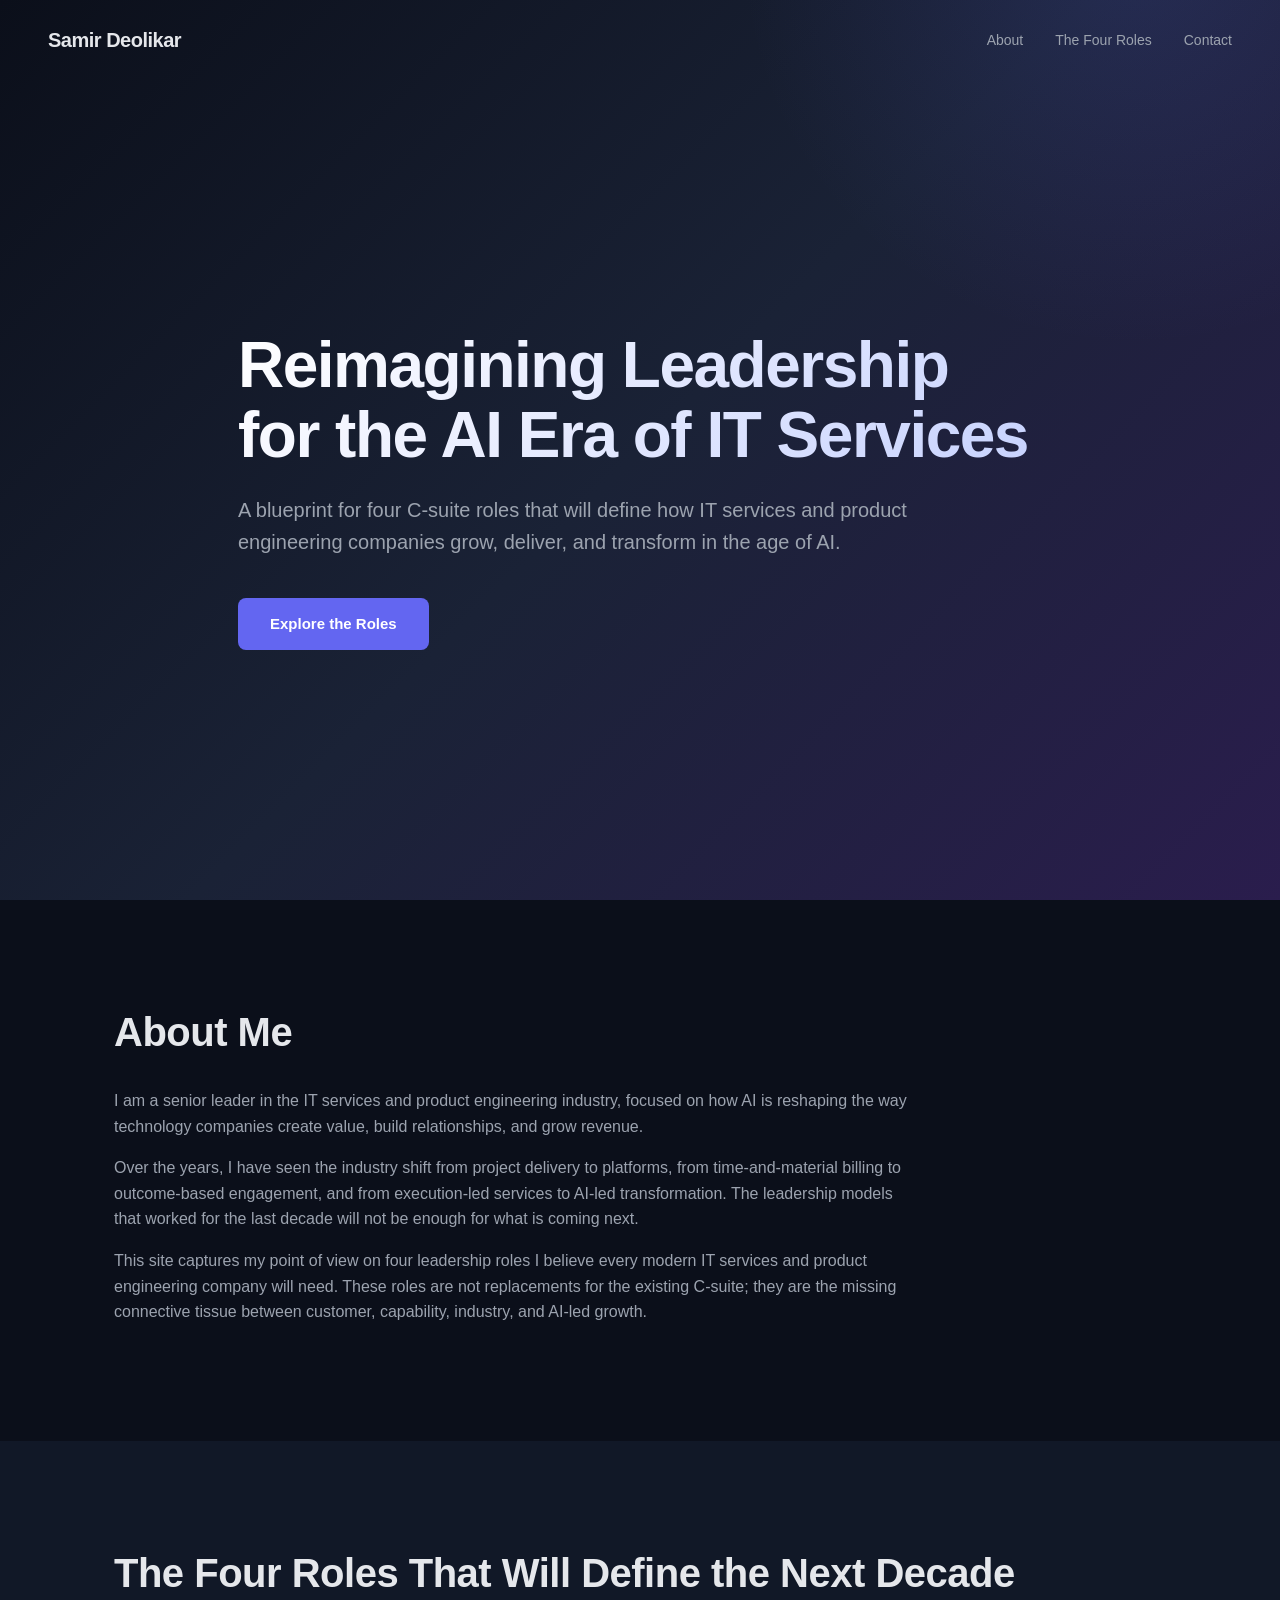
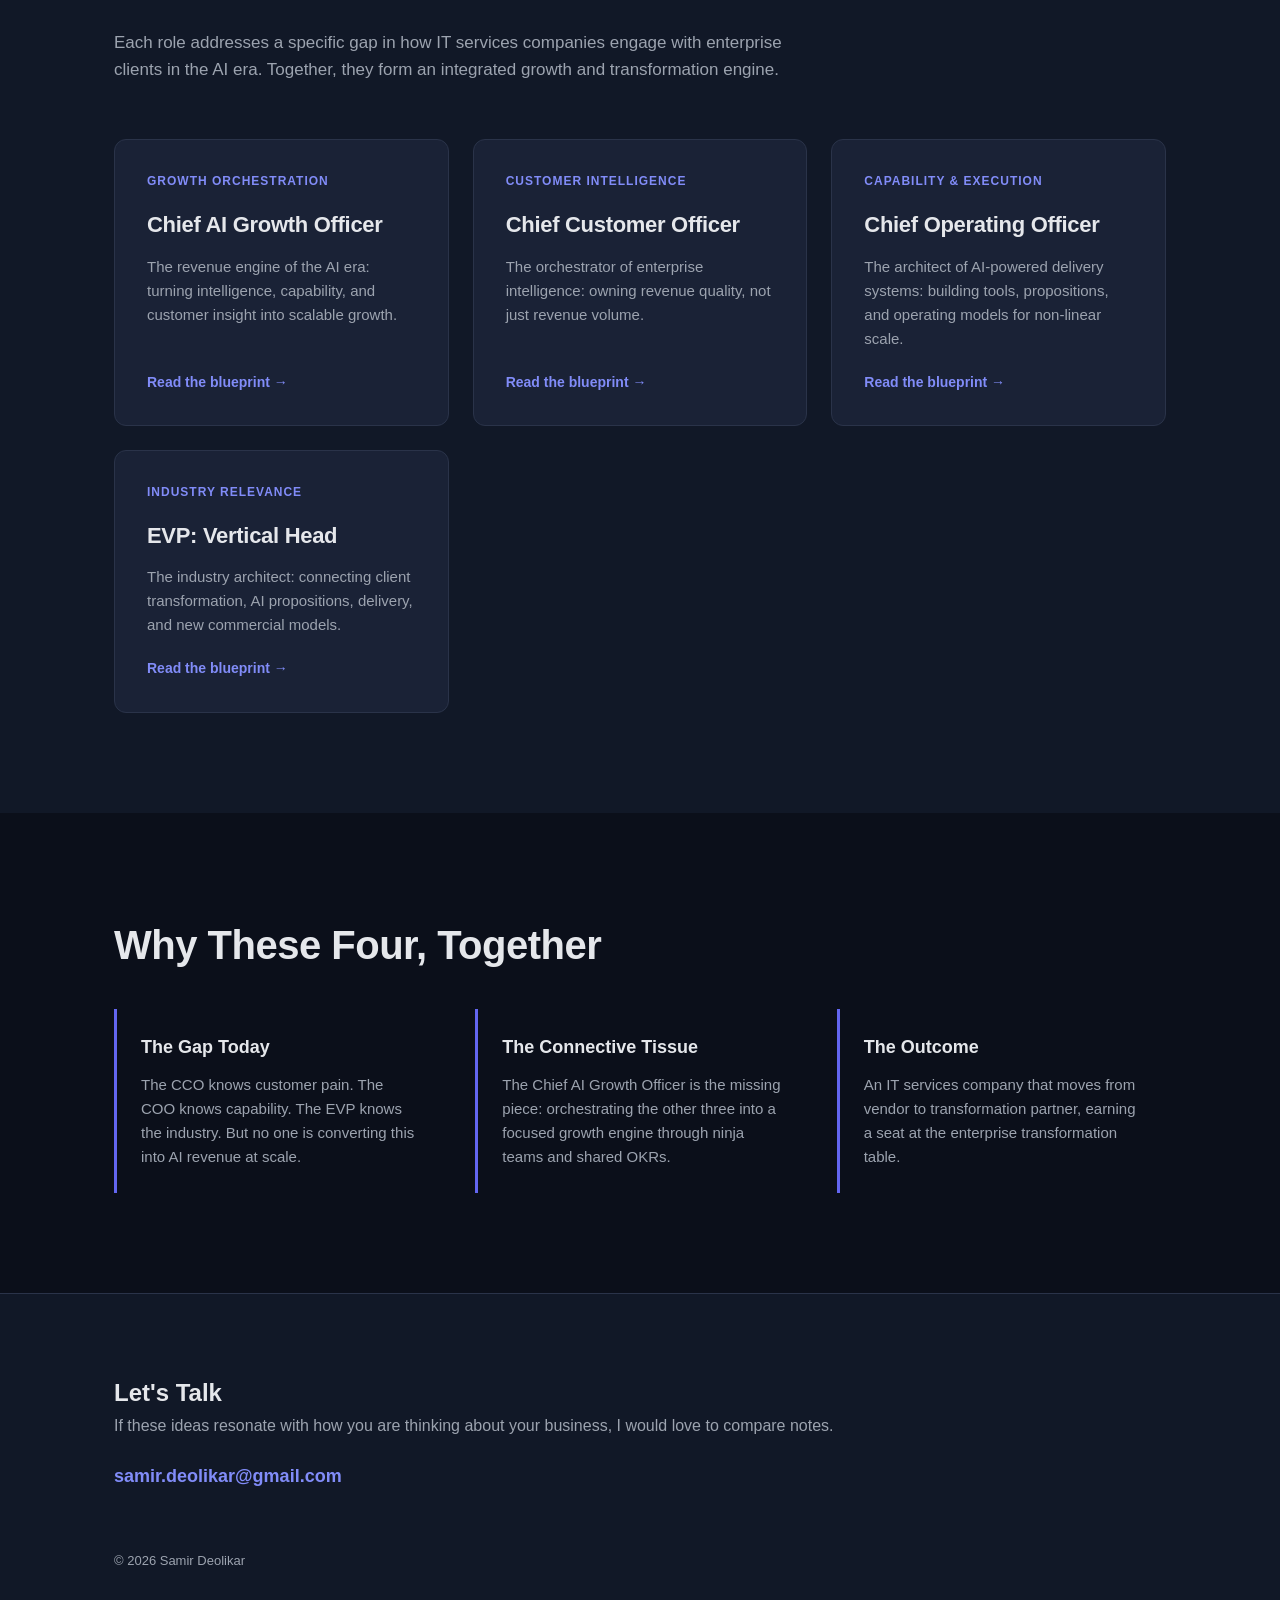
<file: index.html>
<!DOCTYPE html>
<html lang="en">

<head>
  <meta charset="UTF-8">
  <meta name="viewport" content="width=device-width, initial-scale=1.0">
  <title>Samir Deolikarikar: Future of IT Services Leadership</title>
  <link rel="stylesheet" href="styles.css">
</head>

<body>
  <header class="hero">
    <nav class="nav">
      <div class="brand">Samir Deolikar</div>
      <ul class="nav-links">
        <li><a href="#about">About</a></li>
        <li><a href="#roles">The Four Roles</a></li>
        <li><a href="#contact">Contact</a></li>
      </ul>
    </nav>
    <div class="hero-content">
      <h1>Reimagining Leadership for the AI Era of IT Services</h1>
      <p class="hero-tagline">A blueprint for four C-suite roles that will define how IT services and product
        engineering companies grow, deliver, and transform in the age of AI.</p>
      <a href="#roles" class="cta">Explore the Roles</a>
    </div>
  </header>

  <section id="about" class="about">
    <div class="container">
      <h2>About Me</h2>
      <p class="lead">I am a senior leader in the IT services and product engineering industry, focused on how AI is
        reshaping the way technology companies create value, build relationships, and grow revenue.</p>
      <p>Over the years, I have seen the industry shift from project delivery to platforms, from time-and-material
        billing to outcome-based engagement, and from execution-led services to AI-led transformation. The leadership
        models that worked for the last decade will not be enough for what is coming next.</p>
      <p>This site captures my point of view on four leadership roles I believe every modern IT services and product
        engineering company will need. These roles are not replacements for the existing C-suite; they are the missing
        connective tissue between customer, capability, industry, and AI-led growth.</p>
    </div>
  </section>

  <section id="roles" class="roles">
    <div class="container">
      <h2>The Four Roles That Will Define the Next Decade</h2>
      <p class="section-intro">Each role addresses a specific gap in how IT services companies engage with enterprise
        clients in the AI era. Together, they form an integrated growth and transformation engine.</p>

      <div class="role-grid">
        <a href="cago.html" class="role-card">
          <div class="role-tag">Growth Orchestration</div>
          <h3>Chief AI Growth Officer</h3>
          <p class="role-summary">The revenue engine of the AI era: turning intelligence, capability, and customer
            insight into scalable growth.</p>
          <span class="role-link">Read the blueprint →</span>
        </a>

        <a href="cco.html" class="role-card">
          <div class="role-tag">Customer Intelligence</div>
          <h3>Chief Customer Officer</h3>
          <p class="role-summary">The orchestrator of enterprise intelligence: owning revenue quality, not just revenue
            volume.</p>
          <span class="role-link">Read the blueprint →</span>
        </a>

        <a href="coo.html" class="role-card">
          <div class="role-tag">Capability & Execution</div>
          <h3>Chief Operating Officer</h3>
          <p class="role-summary">The architect of AI-powered delivery systems: building tools, propositions, and
            operating models for non-linear scale.</p>
          <span class="role-link">Read the blueprint →</span>
        </a>

        <a href="evp.html" class="role-card">
          <div class="role-tag">Industry Relevance</div>
          <h3>EVP: Vertical Head</h3>
          <p class="role-summary">The industry architect: connecting client transformation, AI propositions, delivery,
            and new commercial models.</p>
          <span class="role-link">Read the blueprint →</span>
        </a>
      </div>
    </div>
  </section>

  <section class="philosophy">
    <div class="container">
      <h2>Why These Four, Together</h2>
      <div class="philosophy-grid">
        <div class="philosophy-item">
          <h4>The Gap Today</h4>
          <p>The CCO knows customer pain. The COO knows capability. The EVP knows the industry. But no one is converting
            this into AI revenue at scale.</p>
        </div>
        <div class="philosophy-item">
          <h4>The Connective Tissue</h4>
          <p>The Chief AI Growth Officer is the missing piece: orchestrating the other three into a focused growth
            engine through ninja teams and shared OKRs.</p>
        </div>
        <div class="philosophy-item">
          <h4>The Outcome</h4>
          <p>An IT services company that moves from vendor to transformation partner, earning a seat at the enterprise
            transformation table.</p>
        </div>
      </div>
    </div>
  </section>

  <footer id="contact">
    <div class="container">
      <h2>Let's Talk</h2>
      <p>If these ideas resonate with how you are thinking about your business, I would love to compare notes.</p>
      <p class="contact-email">samir.deolikar@gmail.com</p>
      <p class="copyright">© 2026 Samir Deolikar</p>
    </div>
  </footer>

</body>

</html>
</file>
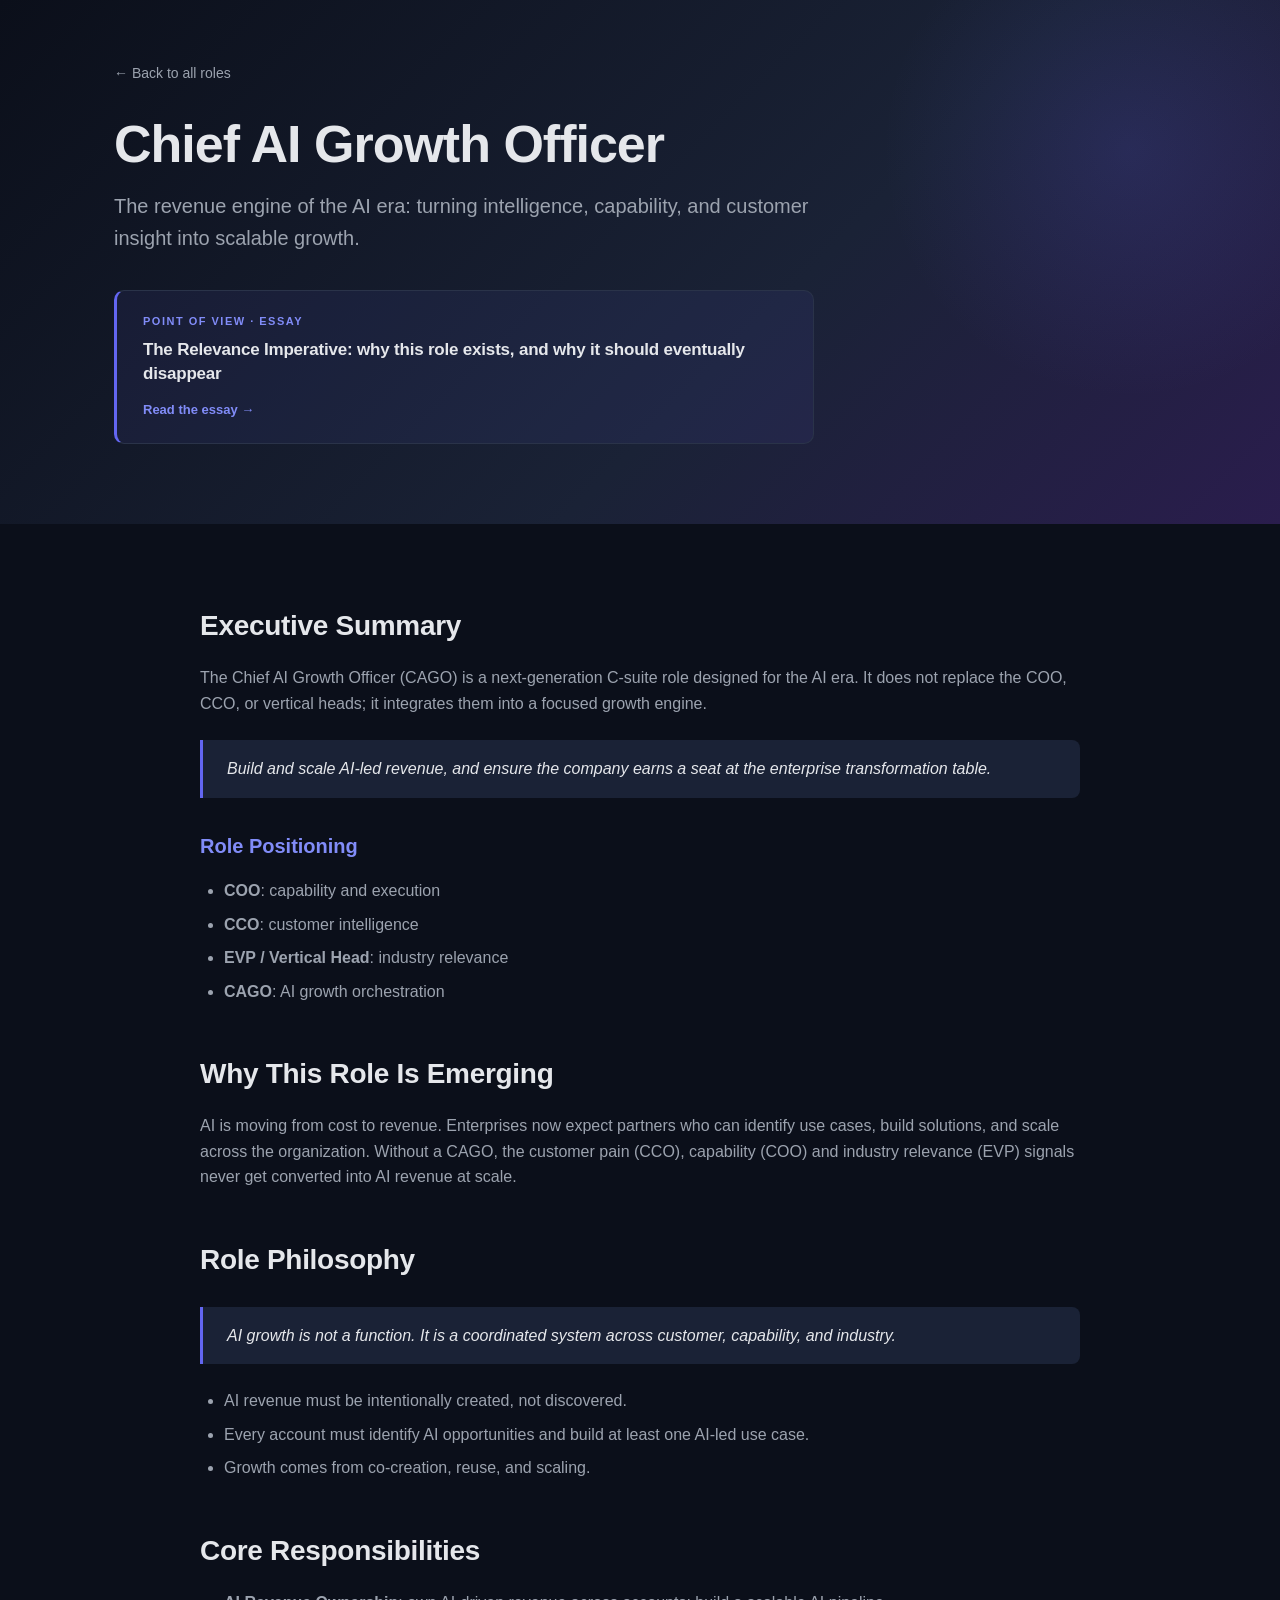
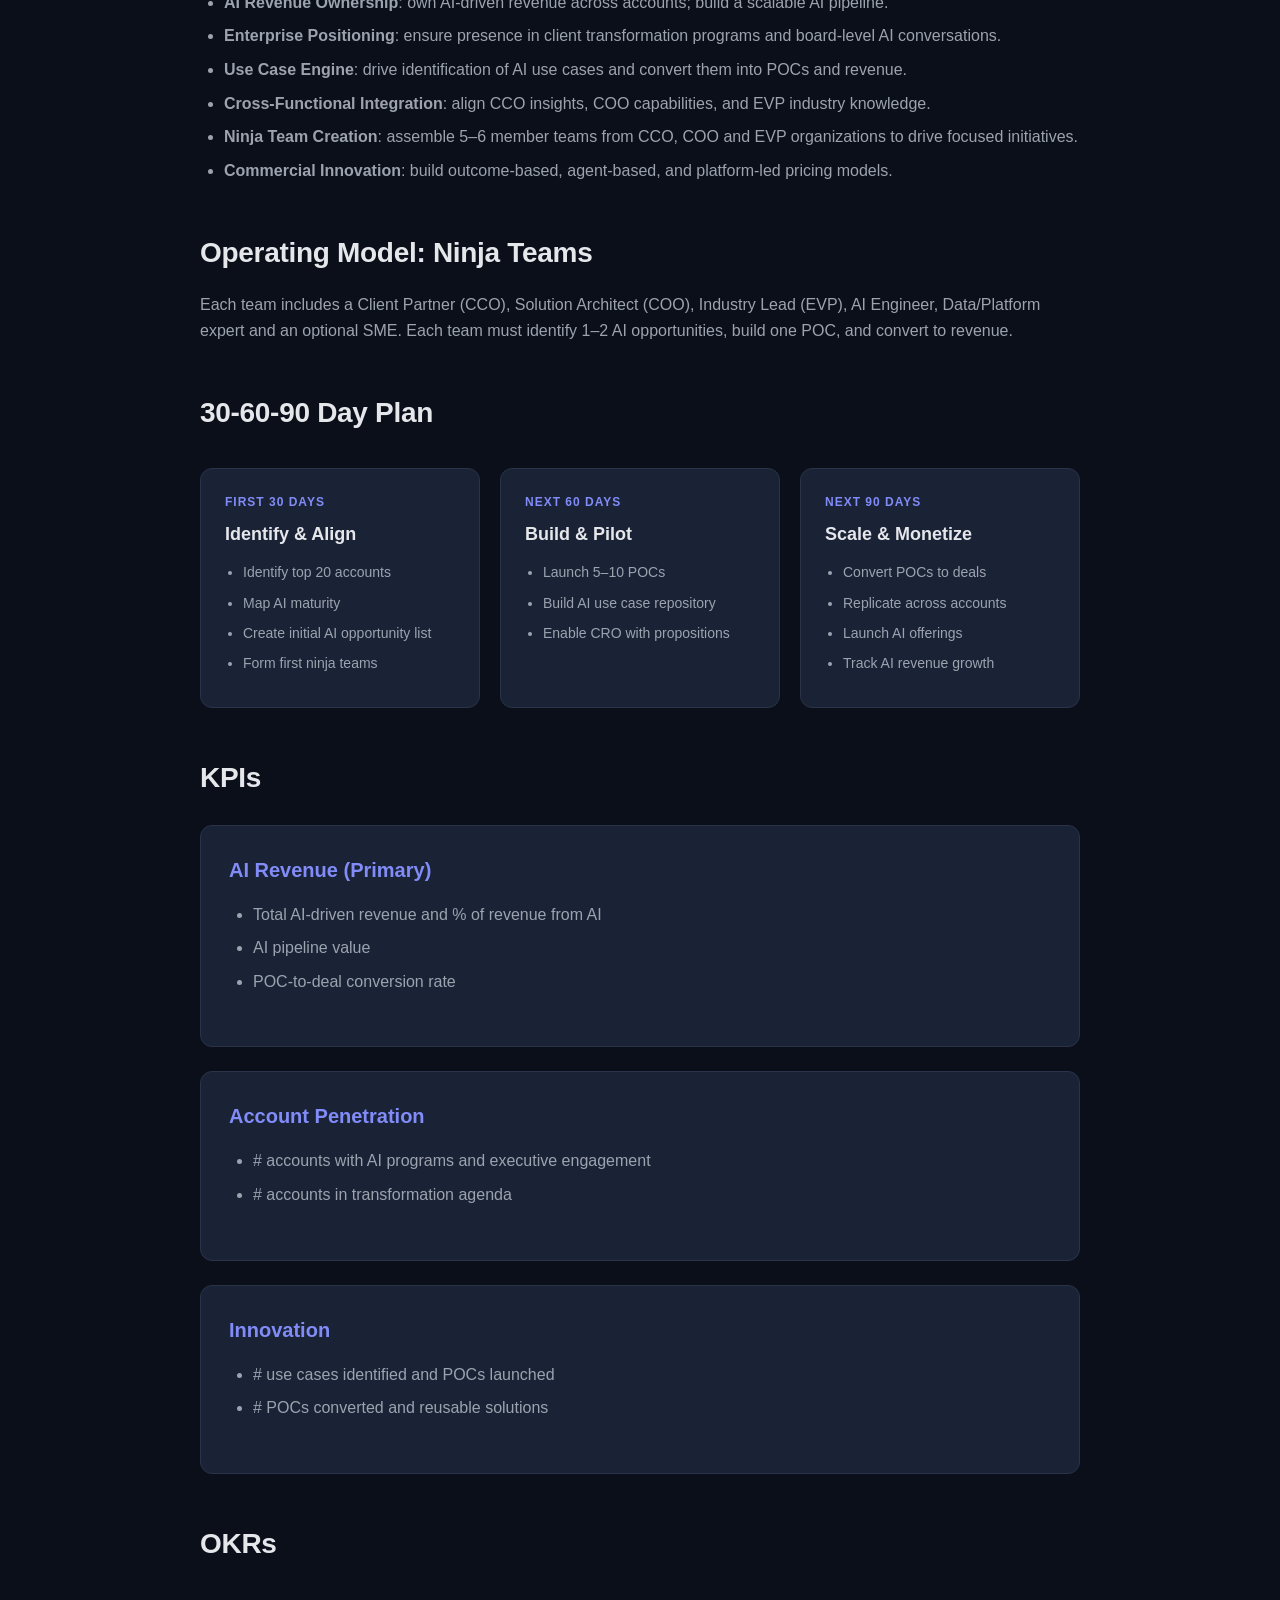
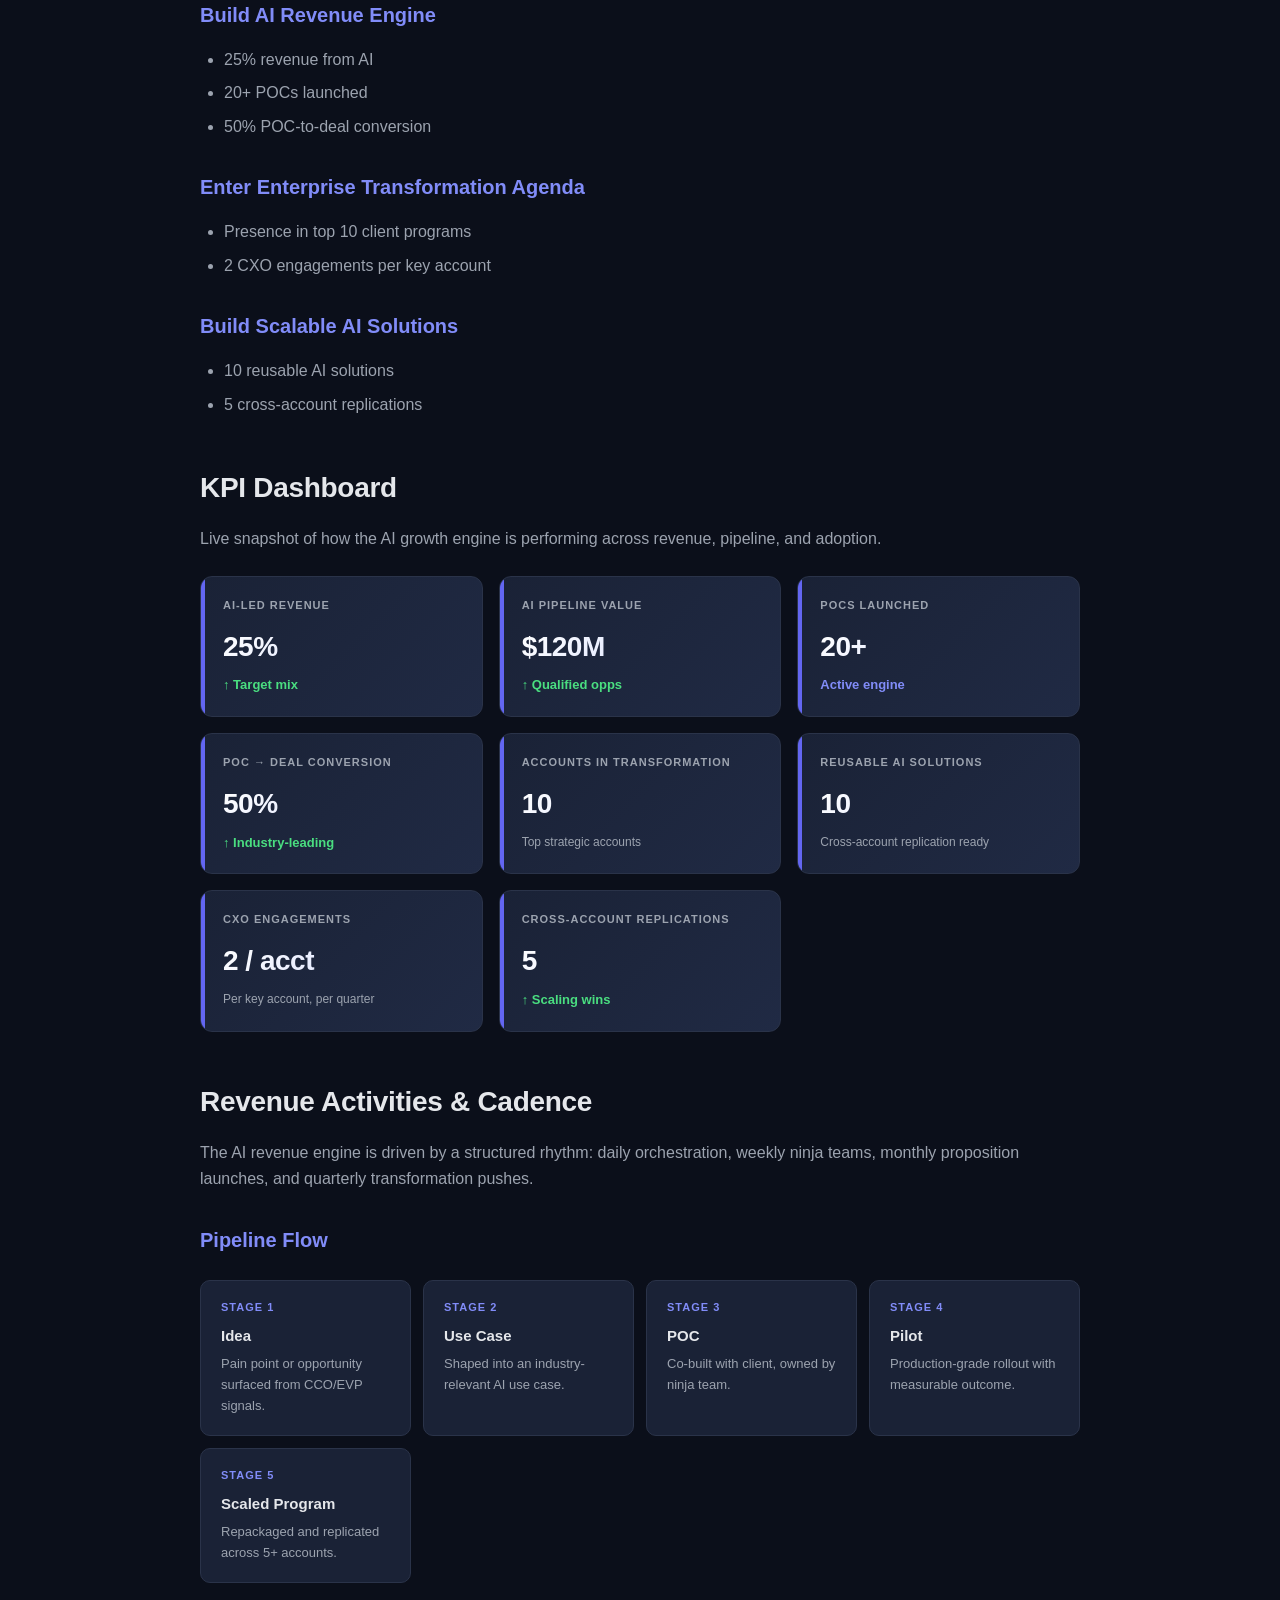
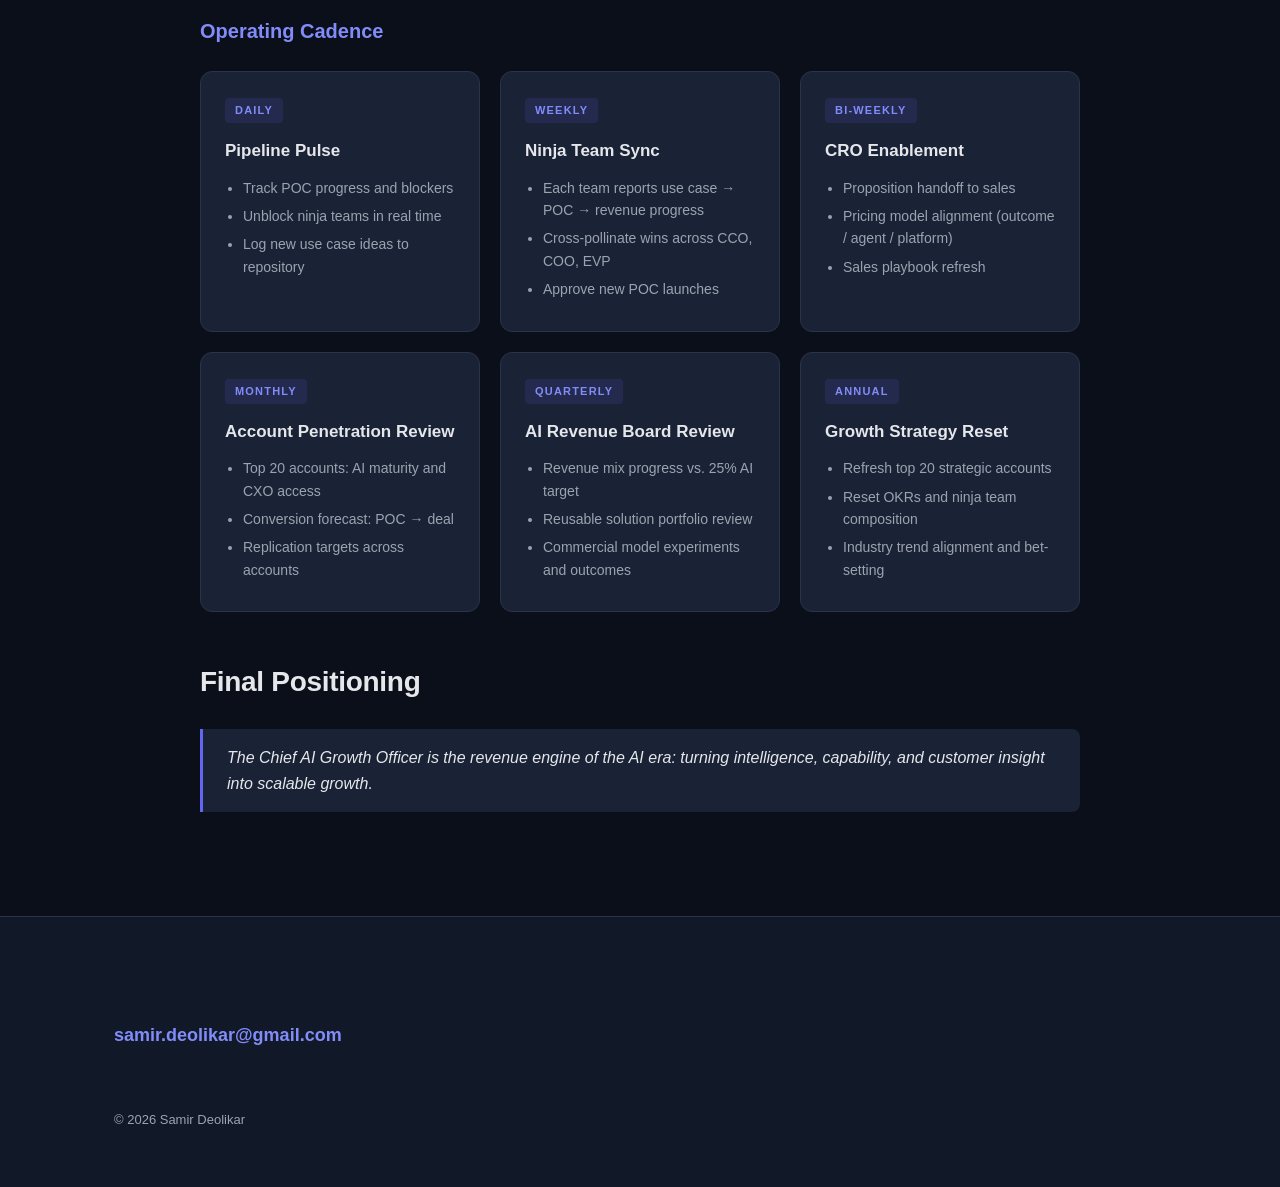
<file: cago.html>
<!DOCTYPE html>
<html lang="en">

<head>
  <meta charset="UTF-8">
  <meta name="viewport" content="width=device-width, initial-scale=1.0">
  <title>Chief AI Growth Officer: Samir Deolikar</title>
  <link rel="stylesheet" href="styles.css">
</head>

<body class="role-page">

  <header class="role-header">
    <div class="container">
      <a href="index.html" class="back-link">← Back to all roles</a>
      <h1>Chief AI Growth Officer</h1>
      <p class="subtitle">The revenue engine of the AI era: turning intelligence, capability, and customer insight into
        scalable growth.</p>
      <a href="relevance-imperative.html" class="essay-link">
        <span class="essay-link-eyebrow">Point of View · Essay</span>
        <span class="essay-link-title">The Relevance Imperative: why this role exists, and why it should eventually
          disappear</span>
        <span class="essay-link-cta">Read the essay →</span>
      </a>
    </div>
  </header>

  <main class="role-content container">

    <h2>Executive Summary</h2>
    <p>The Chief AI Growth Officer (CAGO) is a next-generation C-suite role designed for the AI era. It does not replace
      the COO, CCO, or vertical heads; it integrates them into a focused growth engine.</p>
    <blockquote>Build and scale AI-led revenue, and ensure the company earns a seat at the enterprise transformation
      table.</blockquote>

    <h3>Role Positioning</h3>
    <ul>
      <li><strong>COO</strong>: capability and execution</li>
      <li><strong>CCO</strong>: customer intelligence</li>
      <li><strong>EVP / Vertical Head</strong>: industry relevance</li>
      <li><strong>CAGO</strong>: AI growth orchestration</li>
    </ul>

    <h2>Why This Role Is Emerging</h2>
    <p>AI is moving from cost to revenue. Enterprises now expect partners who can identify use cases, build solutions,
      and scale across the organization. Without a CAGO, the customer pain (CCO), capability (COO) and industry
      relevance (EVP) signals never get converted into AI revenue at scale.</p>

    <h2>Role Philosophy</h2>
    <blockquote>AI growth is not a function. It is a coordinated system across customer, capability, and industry.
    </blockquote>
    <ul>
      <li>AI revenue must be intentionally created, not discovered.</li>
      <li>Every account must identify AI opportunities and build at least one AI-led use case.</li>
      <li>Growth comes from co-creation, reuse, and scaling.</li>
    </ul>

    <h2>Core Responsibilities</h2>
    <ul>
      <li><strong>AI Revenue Ownership</strong>: own AI-driven revenue across accounts; build a scalable AI pipeline.
      </li>
      <li><strong>Enterprise Positioning</strong>: ensure presence in client transformation programs and board-level AI
        conversations.</li>
      <li><strong>Use Case Engine</strong>: drive identification of AI use cases and convert them into POCs and
        revenue.</li>
      <li><strong>Cross-Functional Integration</strong>: align CCO insights, COO capabilities, and EVP industry
        knowledge.</li>
      <li><strong>Ninja Team Creation</strong>: assemble 5–6 member teams from CCO, COO and EVP organizations to drive
        focused initiatives.</li>
      <li><strong>Commercial Innovation</strong>: build outcome-based, agent-based, and platform-led pricing models.
      </li>
    </ul>

    <h2>Operating Model: Ninja Teams</h2>
    <p>Each team includes a Client Partner (CCO), Solution Architect (COO), Industry Lead (EVP), AI Engineer,
      Data/Platform expert and an optional SME. Each team must identify 1–2 AI opportunities, build one POC, and convert
      to revenue.</p>

    <h2>30-60-90 Day Plan</h2>
    <div class="timeline">
      <div class="timeline-item">
        <div class="phase">First 30 Days</div>
        <h4>Identify & Align</h4>
        <ul>
          <li>Identify top 20 accounts</li>
          <li>Map AI maturity</li>
          <li>Create initial AI opportunity list</li>
          <li>Form first ninja teams</li>
        </ul>
      </div>
      <div class="timeline-item">
        <div class="phase">Next 60 Days</div>
        <h4>Build & Pilot</h4>
        <ul>
          <li>Launch 5–10 POCs</li>
          <li>Build AI use case repository</li>
          <li>Enable CRO with propositions</li>
        </ul>
      </div>
      <div class="timeline-item">
        <div class="phase">Next 90 Days</div>
        <h4>Scale & Monetize</h4>
        <ul>
          <li>Convert POCs to deals</li>
          <li>Replicate across accounts</li>
          <li>Launch AI offerings</li>
          <li>Track AI revenue growth</li>
        </ul>
      </div>
    </div>

    <h2>KPIs</h2>
    <div class="kpi-block">
      <h3>AI Revenue (Primary)</h3>
      <ul>
        <li>Total AI-driven revenue and % of revenue from AI</li>
        <li>AI pipeline value</li>
        <li>POC-to-deal conversion rate</li>
      </ul>
    </div>
    <div class="kpi-block">
      <h3>Account Penetration</h3>
      <ul>
        <li># accounts with AI programs and executive engagement</li>
        <li># accounts in transformation agenda</li>
      </ul>
    </div>
    <div class="kpi-block">
      <h3>Innovation</h3>
      <ul>
        <li># use cases identified and POCs launched</li>
        <li># POCs converted and reusable solutions</li>
      </ul>
    </div>

    <h2>OKRs</h2>
    <h3>Build AI Revenue Engine</h3>
    <ul>
      <li>25% revenue from AI</li>
      <li>20+ POCs launched</li>
      <li>50% POC-to-deal conversion</li>
    </ul>

    <h3>Enter Enterprise Transformation Agenda</h3>
    <ul>
      <li>Presence in top 10 client programs</li>
      <li>2 CXO engagements per key account</li>
    </ul>

    <h3>Build Scalable AI Solutions</h3>
    <ul>
      <li>10 reusable AI solutions</li>
      <li>5 cross-account replications</li>
    </ul>

    <h2>KPI Dashboard</h2>
    <p>Live snapshot of how the AI growth engine is performing across revenue, pipeline, and adoption.</p>
    <div class="dashboard-grid">
      <div class="dashboard-card">
        <div class="metric-label">AI-Led Revenue</div>
        <div class="metric-value">25%</div>
        <div class="metric-trend">↑ Target mix</div>
      </div>
      <div class="dashboard-card">
        <div class="metric-label">AI Pipeline Value</div>
        <div class="metric-value">$120M</div>
        <div class="metric-trend">↑ Qualified opps</div>
      </div>
      <div class="dashboard-card">
        <div class="metric-label">POCs Launched</div>
        <div class="metric-value">20+</div>
        <div class="metric-trend neutral">Active engine</div>
      </div>
      <div class="dashboard-card">
        <div class="metric-label">POC → Deal Conversion</div>
        <div class="metric-value">50%</div>
        <div class="metric-trend">↑ Industry-leading</div>
      </div>
      <div class="dashboard-card">
        <div class="metric-label">Accounts in Transformation</div>
        <div class="metric-value">10</div>
        <div class="metric-sub">Top strategic accounts</div>
      </div>
      <div class="dashboard-card">
        <div class="metric-label">Reusable AI Solutions</div>
        <div class="metric-value">10</div>
        <div class="metric-sub">Cross-account replication ready</div>
      </div>
      <div class="dashboard-card">
        <div class="metric-label">CXO Engagements</div>
        <div class="metric-value">2 / acct</div>
        <div class="metric-sub">Per key account, per quarter</div>
      </div>
      <div class="dashboard-card">
        <div class="metric-label">Cross-Account Replications</div>
        <div class="metric-value">5</div>
        <div class="metric-trend">↑ Scaling wins</div>
      </div>
    </div>

    <h2>Revenue Activities & Cadence</h2>
    <p>The AI revenue engine is driven by a structured rhythm: daily orchestration, weekly ninja teams, monthly
      proposition launches, and quarterly transformation pushes.</p>

    <h3>Pipeline Flow</h3>
    <div class="activity-flow">
      <div class="activity-step">
        <div class="step-num">STAGE 1</div>
        <h5>Idea</h5>
        <p>Pain point or opportunity surfaced from CCO/EVP signals.</p>
      </div>
      <div class="activity-step">
        <div class="step-num">STAGE 2</div>
        <h5>Use Case</h5>
        <p>Shaped into an industry-relevant AI use case.</p>
      </div>
      <div class="activity-step">
        <div class="step-num">STAGE 3</div>
        <h5>POC</h5>
        <p>Co-built with client, owned by ninja team.</p>
      </div>
      <div class="activity-step">
        <div class="step-num">STAGE 4</div>
        <h5>Pilot</h5>
        <p>Production-grade rollout with measurable outcome.</p>
      </div>
      <div class="activity-step">
        <div class="step-num">STAGE 5</div>
        <h5>Scaled Program</h5>
        <p>Repackaged and replicated across 5+ accounts.</p>
      </div>
    </div>

    <h3>Operating Cadence</h3>
    <div class="cadence-grid">
      <div class="cadence-card">
        <div class="cadence-rhythm">Daily</div>
        <h4>Pipeline Pulse</h4>
        <ul>
          <li>Track POC progress and blockers</li>
          <li>Unblock ninja teams in real time</li>
          <li>Log new use case ideas to repository</li>
        </ul>
      </div>
      <div class="cadence-card">
        <div class="cadence-rhythm">Weekly</div>
        <h4>Ninja Team Sync</h4>
        <ul>
          <li>Each team reports use case → POC → revenue progress</li>
          <li>Cross-pollinate wins across CCO, COO, EVP</li>
          <li>Approve new POC launches</li>
        </ul>
      </div>
      <div class="cadence-card">
        <div class="cadence-rhythm">Bi-Weekly</div>
        <h4>CRO Enablement</h4>
        <ul>
          <li>Proposition handoff to sales</li>
          <li>Pricing model alignment (outcome / agent / platform)</li>
          <li>Sales playbook refresh</li>
        </ul>
      </div>
      <div class="cadence-card">
        <div class="cadence-rhythm">Monthly</div>
        <h4>Account Penetration Review</h4>
        <ul>
          <li>Top 20 accounts: AI maturity and CXO access</li>
          <li>Conversion forecast: POC → deal</li>
          <li>Replication targets across accounts</li>
        </ul>
      </div>
      <div class="cadence-card">
        <div class="cadence-rhythm">Quarterly</div>
        <h4>AI Revenue Board Review</h4>
        <ul>
          <li>Revenue mix progress vs. 25% AI target</li>
          <li>Reusable solution portfolio review</li>
          <li>Commercial model experiments and outcomes</li>
        </ul>
      </div>
      <div class="cadence-card">
        <div class="cadence-rhythm">Annual</div>
        <h4>Growth Strategy Reset</h4>
        <ul>
          <li>Refresh top 20 strategic accounts</li>
          <li>Reset OKRs and ninja team composition</li>
          <li>Industry trend alignment and bet-setting</li>
        </ul>
      </div>
    </div>

    <h2>Final Positioning</h2>
    <blockquote>The Chief AI Growth Officer is the revenue engine of the AI era: turning intelligence, capability, and
      customer insight into scalable growth.</blockquote>

  </main>

  <footer>
    <div class="container">
      <p class="contact-email">samir.deolikar@gmail.com</p>
      <p class="copyright">© 2026 Samir Deolikar</p>
    </div>
  </footer>

</body>

</html>
</file>
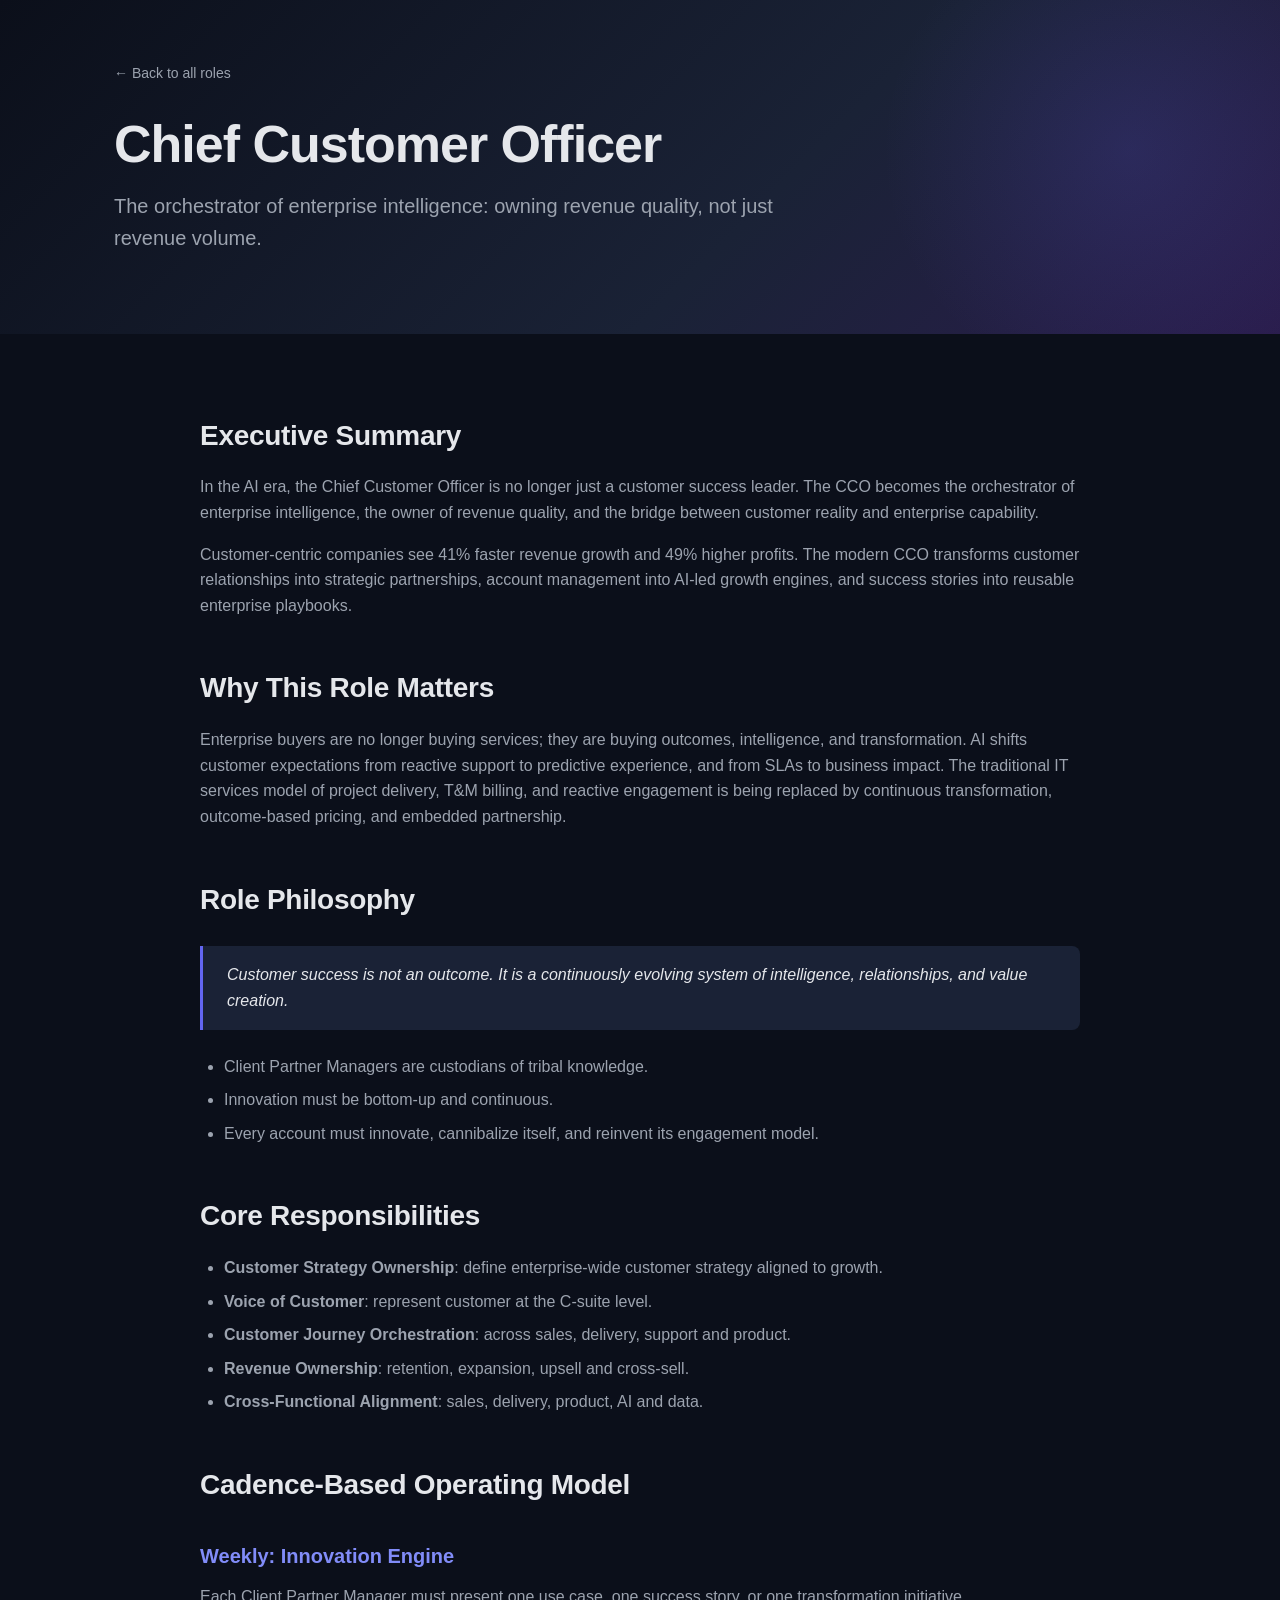
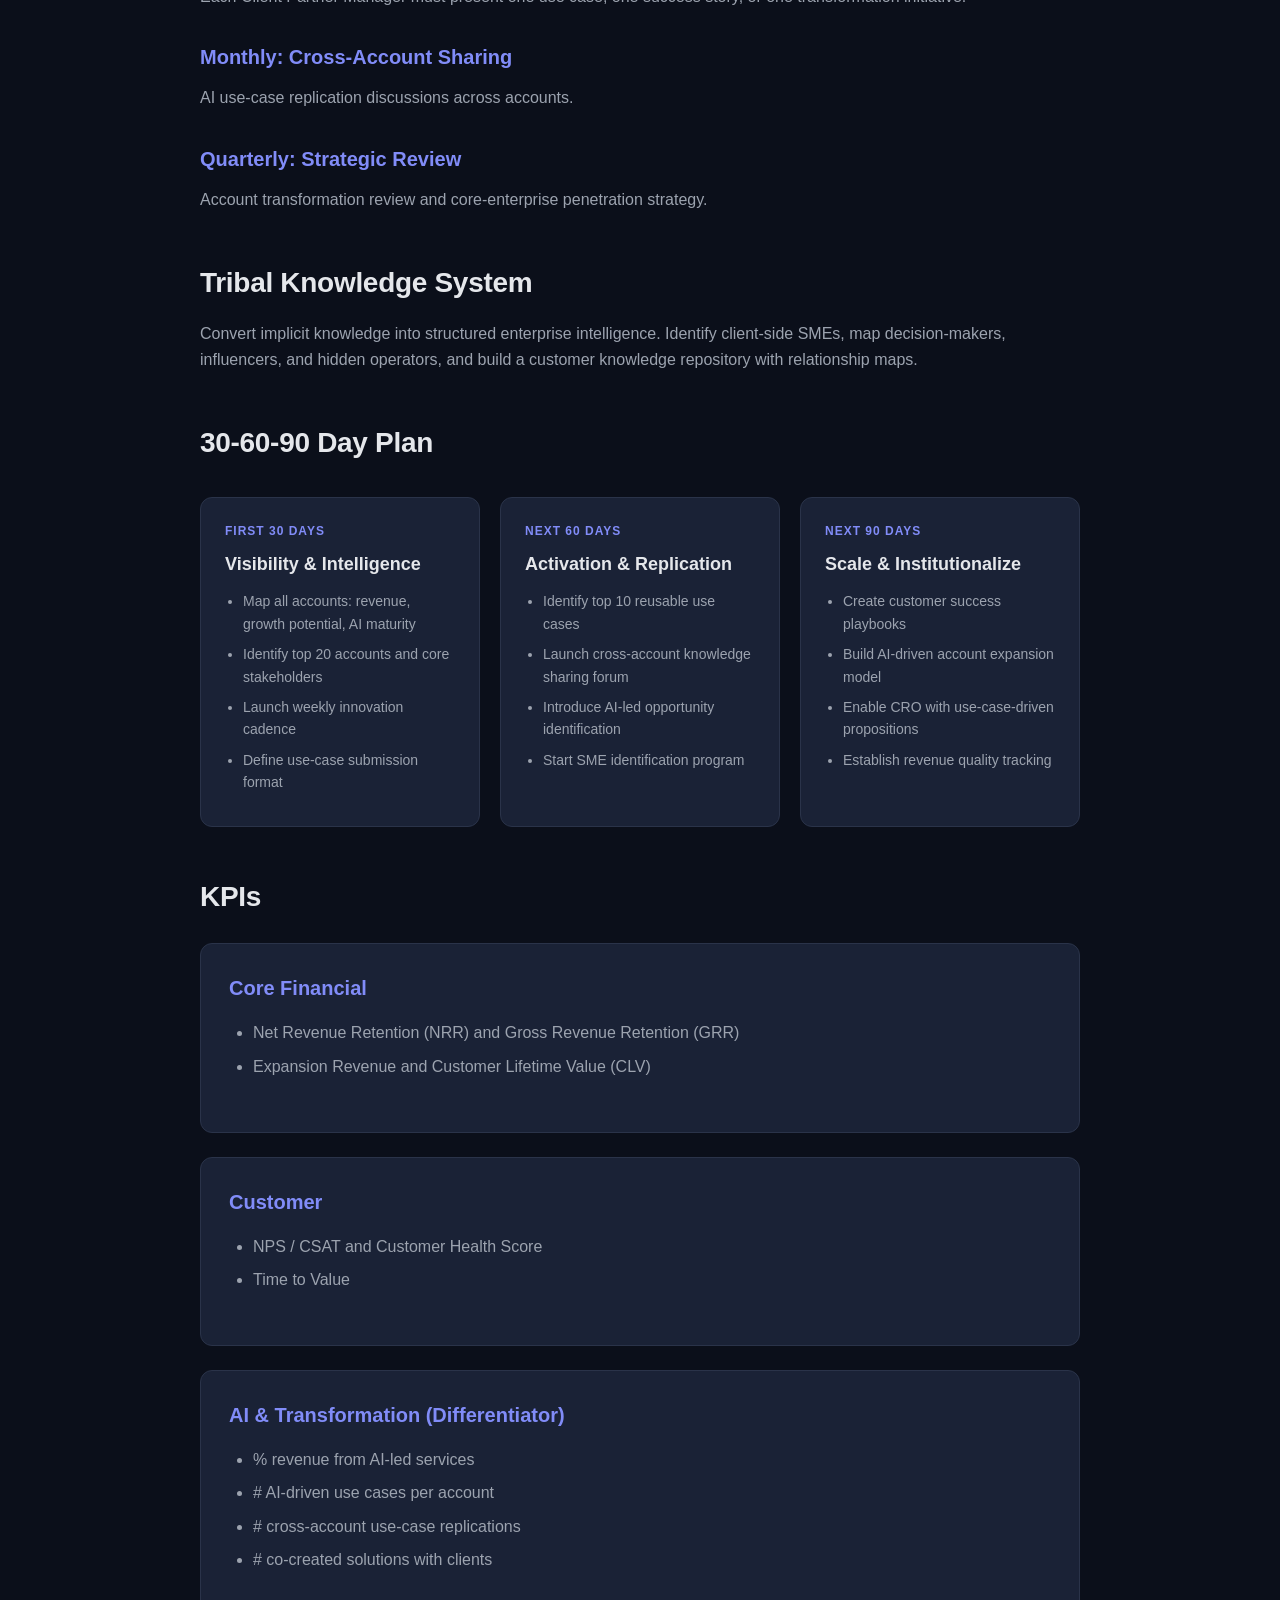
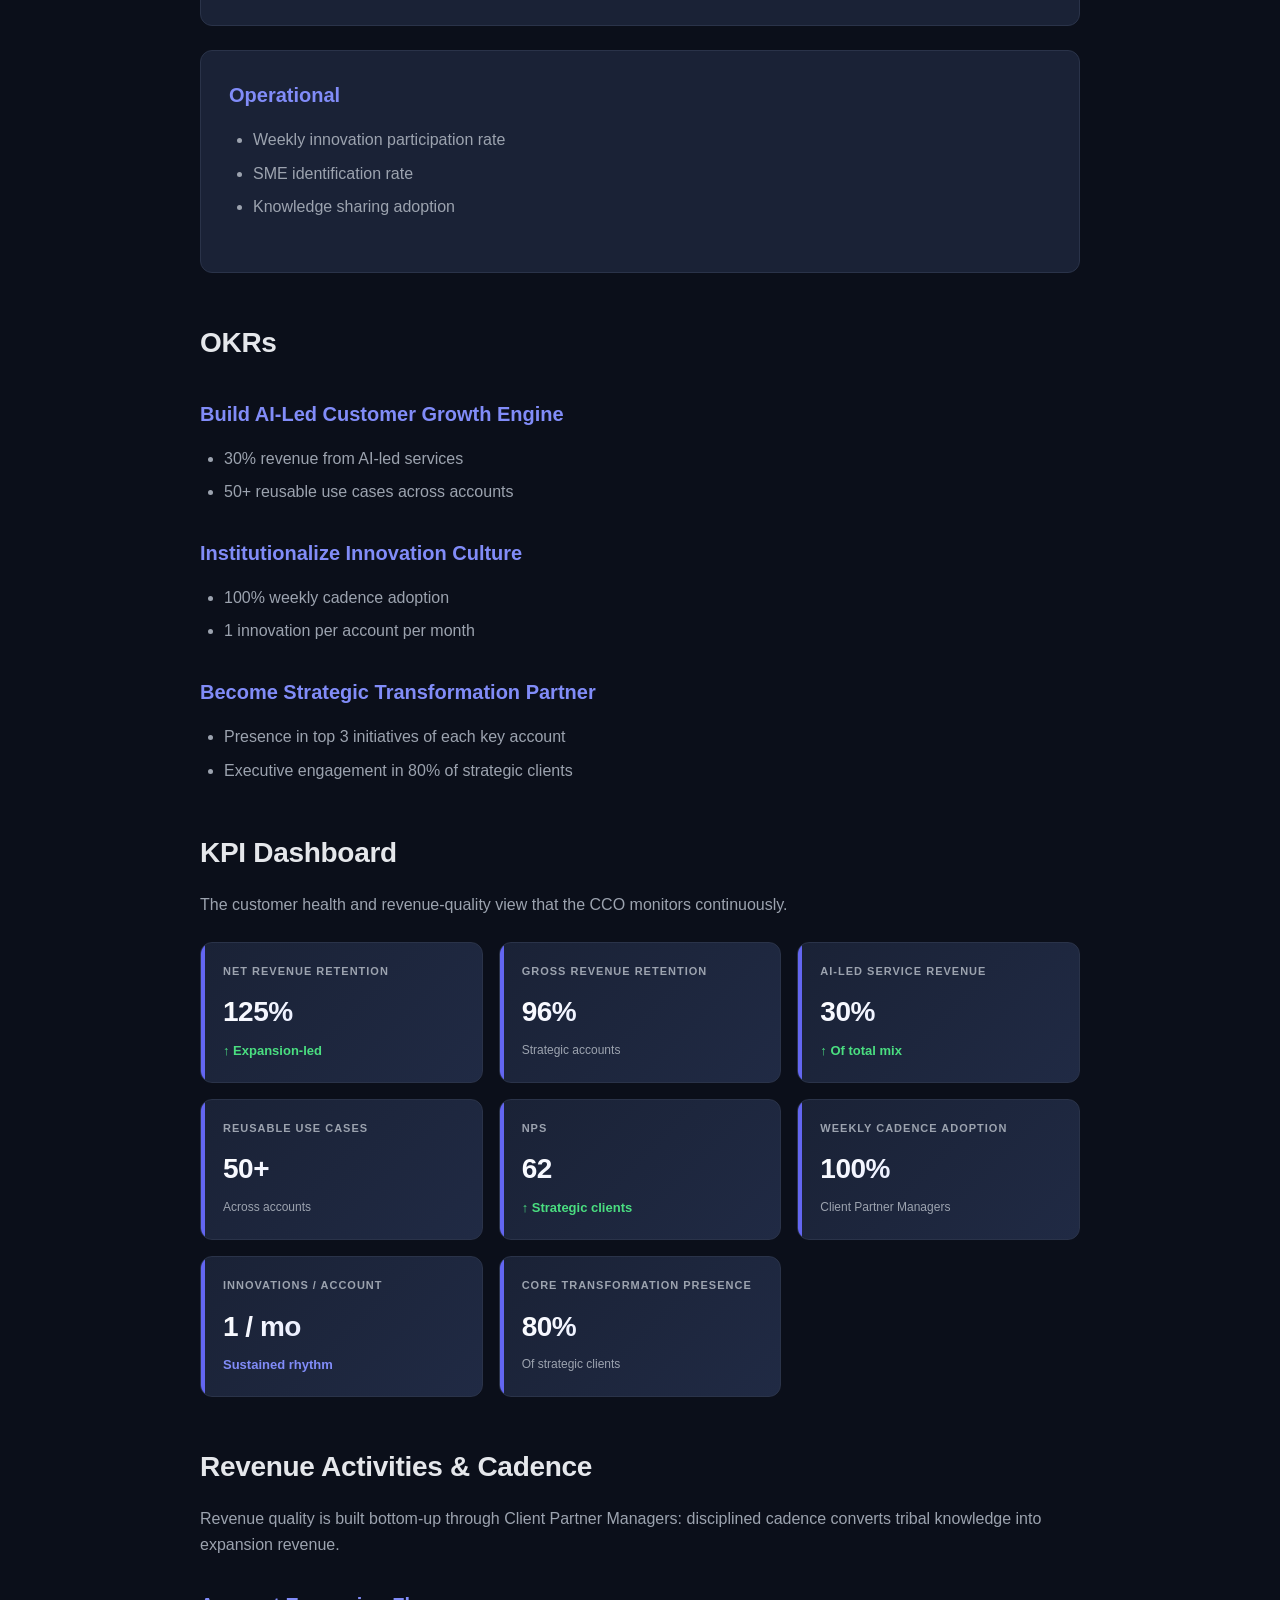
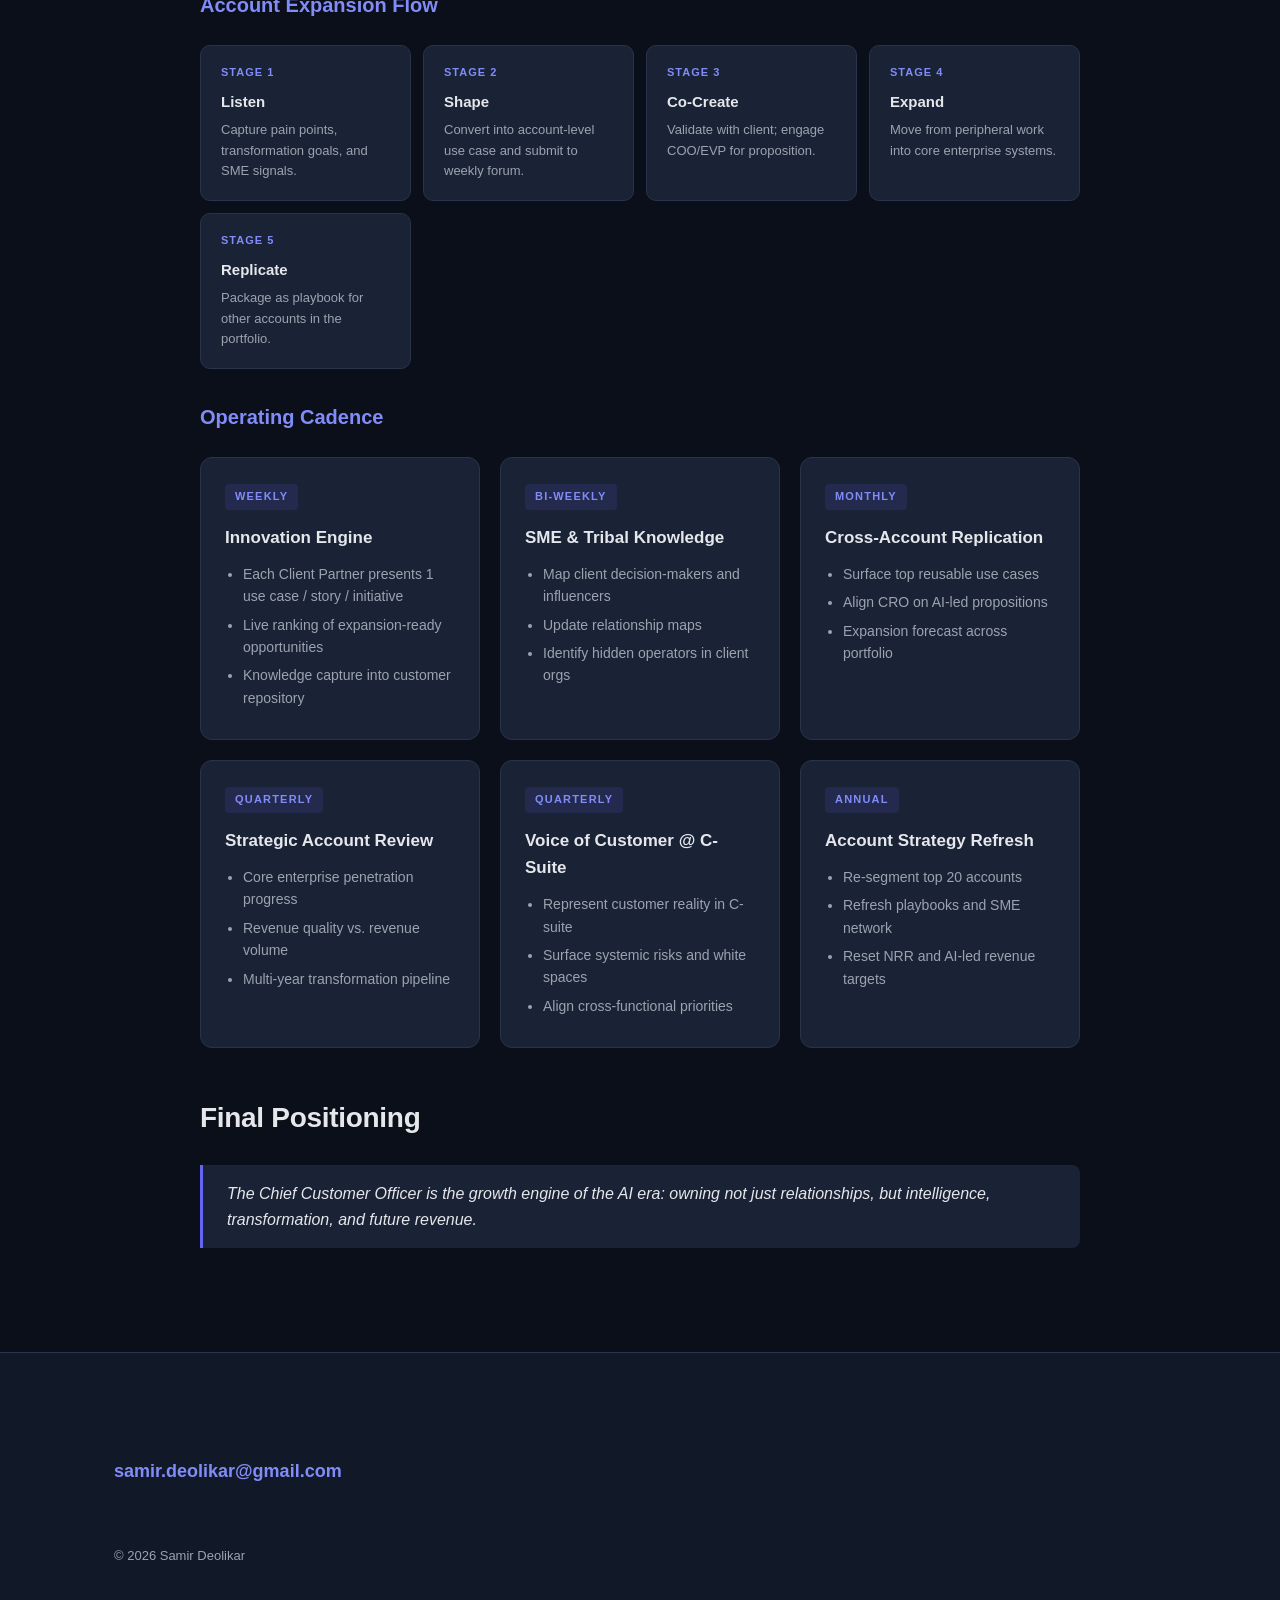
<file: cco.html>
<!DOCTYPE html>
<html lang="en">

<head>
  <meta charset="UTF-8">
  <meta name="viewport" content="width=device-width, initial-scale=1.0">
  <title>Chief Customer Officer: Samir Deolikar</title>
  <link rel="stylesheet" href="styles.css">
</head>

<body class="role-page">

  <header class="role-header">
    <div class="container">
      <a href="index.html" class="back-link">← Back to all roles</a>
      <h1>Chief Customer Officer</h1>
      <p class="subtitle">The orchestrator of enterprise intelligence: owning revenue quality, not just revenue volume.
      </p>
    </div>
  </header>

  <main class="role-content container">

    <h2>Executive Summary</h2>
    <p>In the AI era, the Chief Customer Officer is no longer just a customer success leader. The CCO becomes the
      orchestrator of enterprise intelligence, the owner of revenue quality, and the bridge between customer reality and
      enterprise capability.</p>
    <p>Customer-centric companies see 41% faster revenue growth and 49% higher profits. The modern CCO transforms
      customer relationships into strategic partnerships, account management into AI-led growth engines, and success
      stories into reusable enterprise playbooks.</p>

    <h2>Why This Role Matters</h2>
    <p>Enterprise buyers are no longer buying services; they are buying outcomes, intelligence, and transformation. AI
      shifts customer expectations from reactive support to predictive experience, and from SLAs to business impact. The
      traditional IT services model of project delivery, T&M billing, and reactive engagement is being replaced by
      continuous transformation, outcome-based pricing, and embedded partnership.</p>

    <h2>Role Philosophy</h2>
    <blockquote>Customer success is not an outcome. It is a continuously evolving system of intelligence, relationships,
      and value creation.</blockquote>
    <ul>
      <li>Client Partner Managers are custodians of tribal knowledge.</li>
      <li>Innovation must be bottom-up and continuous.</li>
      <li>Every account must innovate, cannibalize itself, and reinvent its engagement model.</li>
    </ul>

    <h2>Core Responsibilities</h2>
    <ul>
      <li><strong>Customer Strategy Ownership</strong>: define enterprise-wide customer strategy aligned to growth.
      </li>
      <li><strong>Voice of Customer</strong>: represent customer at the C-suite level.</li>
      <li><strong>Customer Journey Orchestration</strong>: across sales, delivery, support and product.</li>
      <li><strong>Revenue Ownership</strong>: retention, expansion, upsell and cross-sell.</li>
      <li><strong>Cross-Functional Alignment</strong>: sales, delivery, product, AI and data.</li>
    </ul>

    <h2>Cadence-Based Operating Model</h2>
    <h3>Weekly: Innovation Engine</h3>
    <p>Each Client Partner Manager must present one use case, one success story, or one transformation initiative.</p>
    <h3>Monthly: Cross-Account Sharing</h3>
    <p>AI use-case replication discussions across accounts.</p>
    <h3>Quarterly: Strategic Review</h3>
    <p>Account transformation review and core-enterprise penetration strategy.</p>

    <h2>Tribal Knowledge System</h2>
    <p>Convert implicit knowledge into structured enterprise intelligence. Identify client-side SMEs, map
      decision-makers, influencers, and hidden operators, and build a customer knowledge repository with relationship
      maps.</p>

    <h2>30-60-90 Day Plan</h2>
    <div class="timeline">
      <div class="timeline-item">
        <div class="phase">First 30 Days</div>
        <h4>Visibility & Intelligence</h4>
        <ul>
          <li>Map all accounts: revenue, growth potential, AI maturity</li>
          <li>Identify top 20 accounts and core stakeholders</li>
          <li>Launch weekly innovation cadence</li>
          <li>Define use-case submission format</li>
        </ul>
      </div>
      <div class="timeline-item">
        <div class="phase">Next 60 Days</div>
        <h4>Activation & Replication</h4>
        <ul>
          <li>Identify top 10 reusable use cases</li>
          <li>Launch cross-account knowledge sharing forum</li>
          <li>Introduce AI-led opportunity identification</li>
          <li>Start SME identification program</li>
        </ul>
      </div>
      <div class="timeline-item">
        <div class="phase">Next 90 Days</div>
        <h4>Scale & Institutionalize</h4>
        <ul>
          <li>Create customer success playbooks</li>
          <li>Build AI-driven account expansion model</li>
          <li>Enable CRO with use-case-driven propositions</li>
          <li>Establish revenue quality tracking</li>
        </ul>
      </div>
    </div>

    <h2>KPIs</h2>
    <div class="kpi-block">
      <h3>Core Financial</h3>
      <ul>
        <li>Net Revenue Retention (NRR) and Gross Revenue Retention (GRR)</li>
        <li>Expansion Revenue and Customer Lifetime Value (CLV)</li>
      </ul>
    </div>
    <div class="kpi-block">
      <h3>Customer</h3>
      <ul>
        <li>NPS / CSAT and Customer Health Score</li>
        <li>Time to Value</li>
      </ul>
    </div>
    <div class="kpi-block">
      <h3>AI & Transformation (Differentiator)</h3>
      <ul>
        <li>% revenue from AI-led services</li>
        <li># AI-driven use cases per account</li>
        <li># cross-account use-case replications</li>
        <li># co-created solutions with clients</li>
      </ul>
    </div>
    <div class="kpi-block">
      <h3>Operational</h3>
      <ul>
        <li>Weekly innovation participation rate</li>
        <li>SME identification rate</li>
        <li>Knowledge sharing adoption</li>
      </ul>
    </div>

    <h2>OKRs</h2>
    <h3>Build AI-Led Customer Growth Engine</h3>
    <ul>
      <li>30% revenue from AI-led services</li>
      <li>50+ reusable use cases across accounts</li>
    </ul>

    <h3>Institutionalize Innovation Culture</h3>
    <ul>
      <li>100% weekly cadence adoption</li>
      <li>1 innovation per account per month</li>
    </ul>

    <h3>Become Strategic Transformation Partner</h3>
    <ul>
      <li>Presence in top 3 initiatives of each key account</li>
      <li>Executive engagement in 80% of strategic clients</li>
    </ul>

    <h2>KPI Dashboard</h2>
    <p>The customer health and revenue-quality view that the CCO monitors continuously.</p>
    <div class="dashboard-grid">
      <div class="dashboard-card">
        <div class="metric-label">Net Revenue Retention</div>
        <div class="metric-value">125%</div>
        <div class="metric-trend">↑ Expansion-led</div>
      </div>
      <div class="dashboard-card">
        <div class="metric-label">Gross Revenue Retention</div>
        <div class="metric-value">96%</div>
        <div class="metric-sub">Strategic accounts</div>
      </div>
      <div class="dashboard-card">
        <div class="metric-label">AI-Led Service Revenue</div>
        <div class="metric-value">30%</div>
        <div class="metric-trend">↑ Of total mix</div>
      </div>
      <div class="dashboard-card">
        <div class="metric-label">Reusable Use Cases</div>
        <div class="metric-value">50+</div>
        <div class="metric-sub">Across accounts</div>
      </div>
      <div class="dashboard-card">
        <div class="metric-label">NPS</div>
        <div class="metric-value">62</div>
        <div class="metric-trend">↑ Strategic clients</div>
      </div>
      <div class="dashboard-card">
        <div class="metric-label">Weekly Cadence Adoption</div>
        <div class="metric-value">100%</div>
        <div class="metric-sub">Client Partner Managers</div>
      </div>
      <div class="dashboard-card">
        <div class="metric-label">Innovations / Account</div>
        <div class="metric-value">1 / mo</div>
        <div class="metric-trend neutral">Sustained rhythm</div>
      </div>
      <div class="dashboard-card">
        <div class="metric-label">Core Transformation Presence</div>
        <div class="metric-value">80%</div>
        <div class="metric-sub">Of strategic clients</div>
      </div>
    </div>

    <h2>Revenue Activities & Cadence</h2>
    <p>Revenue quality is built bottom-up through Client Partner Managers: disciplined cadence converts tribal
      knowledge into expansion revenue.</p>

    <h3>Account Expansion Flow</h3>
    <div class="activity-flow">
      <div class="activity-step">
        <div class="step-num">STAGE 1</div>
        <h5>Listen</h5>
        <p>Capture pain points, transformation goals, and SME signals.</p>
      </div>
      <div class="activity-step">
        <div class="step-num">STAGE 2</div>
        <h5>Shape</h5>
        <p>Convert into account-level use case and submit to weekly forum.</p>
      </div>
      <div class="activity-step">
        <div class="step-num">STAGE 3</div>
        <h5>Co-Create</h5>
        <p>Validate with client; engage COO/EVP for proposition.</p>
      </div>
      <div class="activity-step">
        <div class="step-num">STAGE 4</div>
        <h5>Expand</h5>
        <p>Move from peripheral work into core enterprise systems.</p>
      </div>
      <div class="activity-step">
        <div class="step-num">STAGE 5</div>
        <h5>Replicate</h5>
        <p>Package as playbook for other accounts in the portfolio.</p>
      </div>
    </div>

    <h3>Operating Cadence</h3>
    <div class="cadence-grid">
      <div class="cadence-card">
        <div class="cadence-rhythm">Weekly</div>
        <h4>Innovation Engine</h4>
        <ul>
          <li>Each Client Partner presents 1 use case / story / initiative</li>
          <li>Live ranking of expansion-ready opportunities</li>
          <li>Knowledge capture into customer repository</li>
        </ul>
      </div>
      <div class="cadence-card">
        <div class="cadence-rhythm">Bi-Weekly</div>
        <h4>SME & Tribal Knowledge</h4>
        <ul>
          <li>Map client decision-makers and influencers</li>
          <li>Update relationship maps</li>
          <li>Identify hidden operators in client orgs</li>
        </ul>
      </div>
      <div class="cadence-card">
        <div class="cadence-rhythm">Monthly</div>
        <h4>Cross-Account Replication</h4>
        <ul>
          <li>Surface top reusable use cases</li>
          <li>Align CRO on AI-led propositions</li>
          <li>Expansion forecast across portfolio</li>
        </ul>
      </div>
      <div class="cadence-card">
        <div class="cadence-rhythm">Quarterly</div>
        <h4>Strategic Account Review</h4>
        <ul>
          <li>Core enterprise penetration progress</li>
          <li>Revenue quality vs. revenue volume</li>
          <li>Multi-year transformation pipeline</li>
        </ul>
      </div>
      <div class="cadence-card">
        <div class="cadence-rhythm">Quarterly</div>
        <h4>Voice of Customer @ C-Suite</h4>
        <ul>
          <li>Represent customer reality in C-suite</li>
          <li>Surface systemic risks and white spaces</li>
          <li>Align cross-functional priorities</li>
        </ul>
      </div>
      <div class="cadence-card">
        <div class="cadence-rhythm">Annual</div>
        <h4>Account Strategy Refresh</h4>
        <ul>
          <li>Re-segment top 20 accounts</li>
          <li>Refresh playbooks and SME network</li>
          <li>Reset NRR and AI-led revenue targets</li>
        </ul>
      </div>
    </div>

    <h2>Final Positioning</h2>
    <blockquote>The Chief Customer Officer is the growth engine of the AI era: owning not just relationships, but
      intelligence, transformation, and future revenue.</blockquote>

  </main>

  <footer>
    <div class="container">
      <p class="contact-email">samir.deolikar@gmail.com</p>
      <p class="copyright">© 2026 Samir Deolikar</p>
    </div>
  </footer>

</body>

</html>
</file>
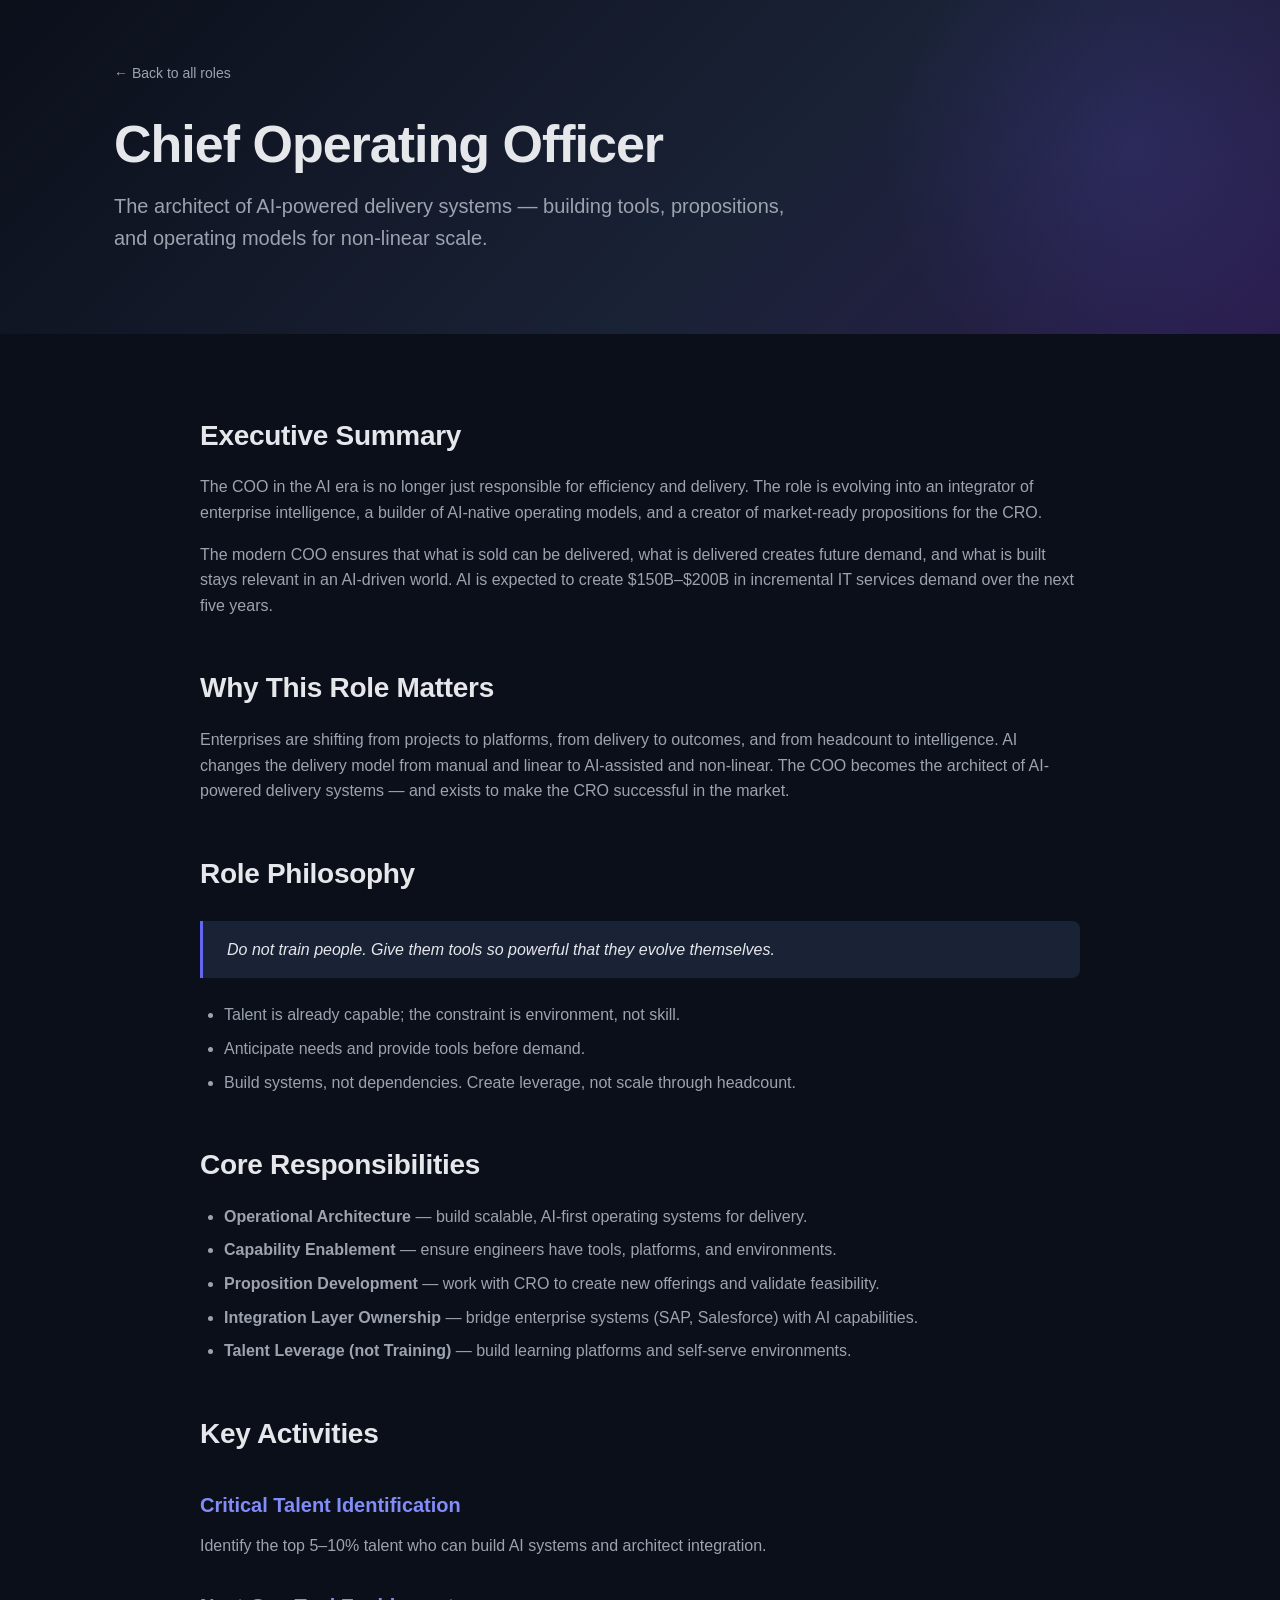
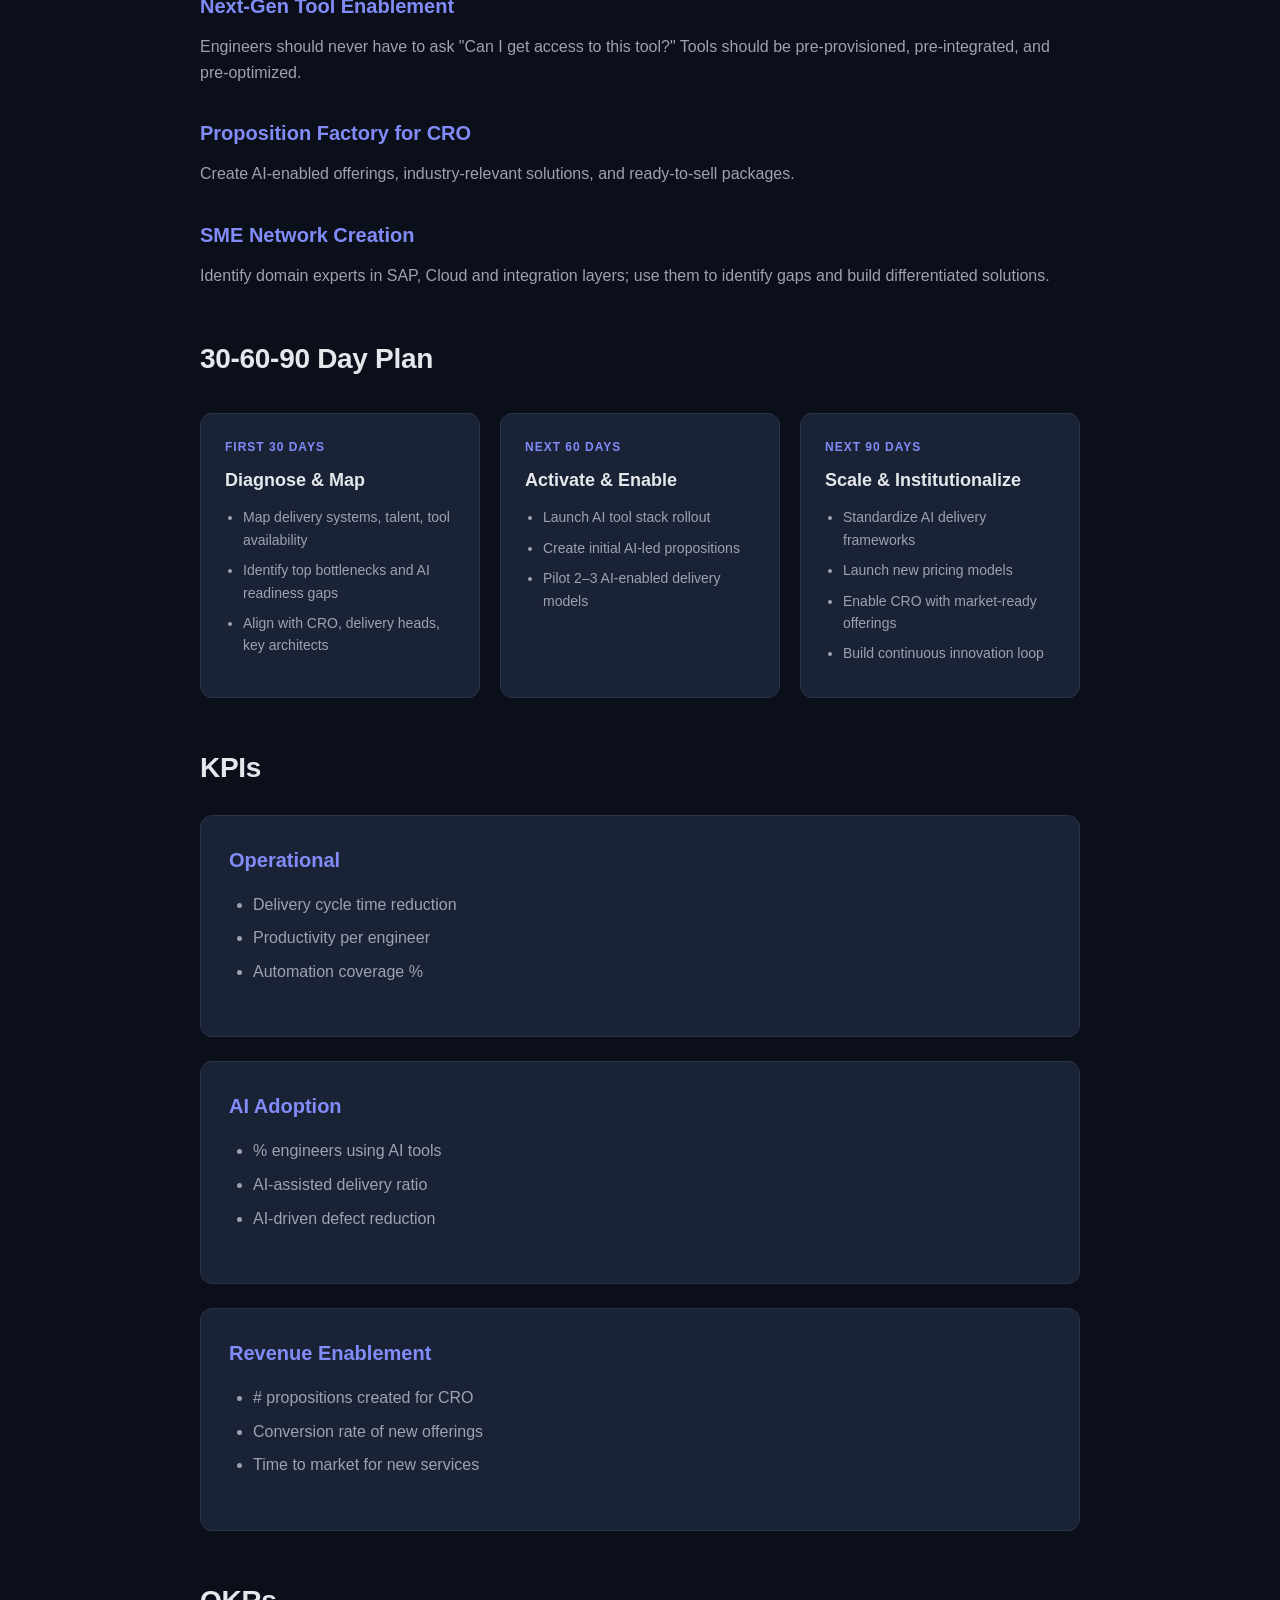
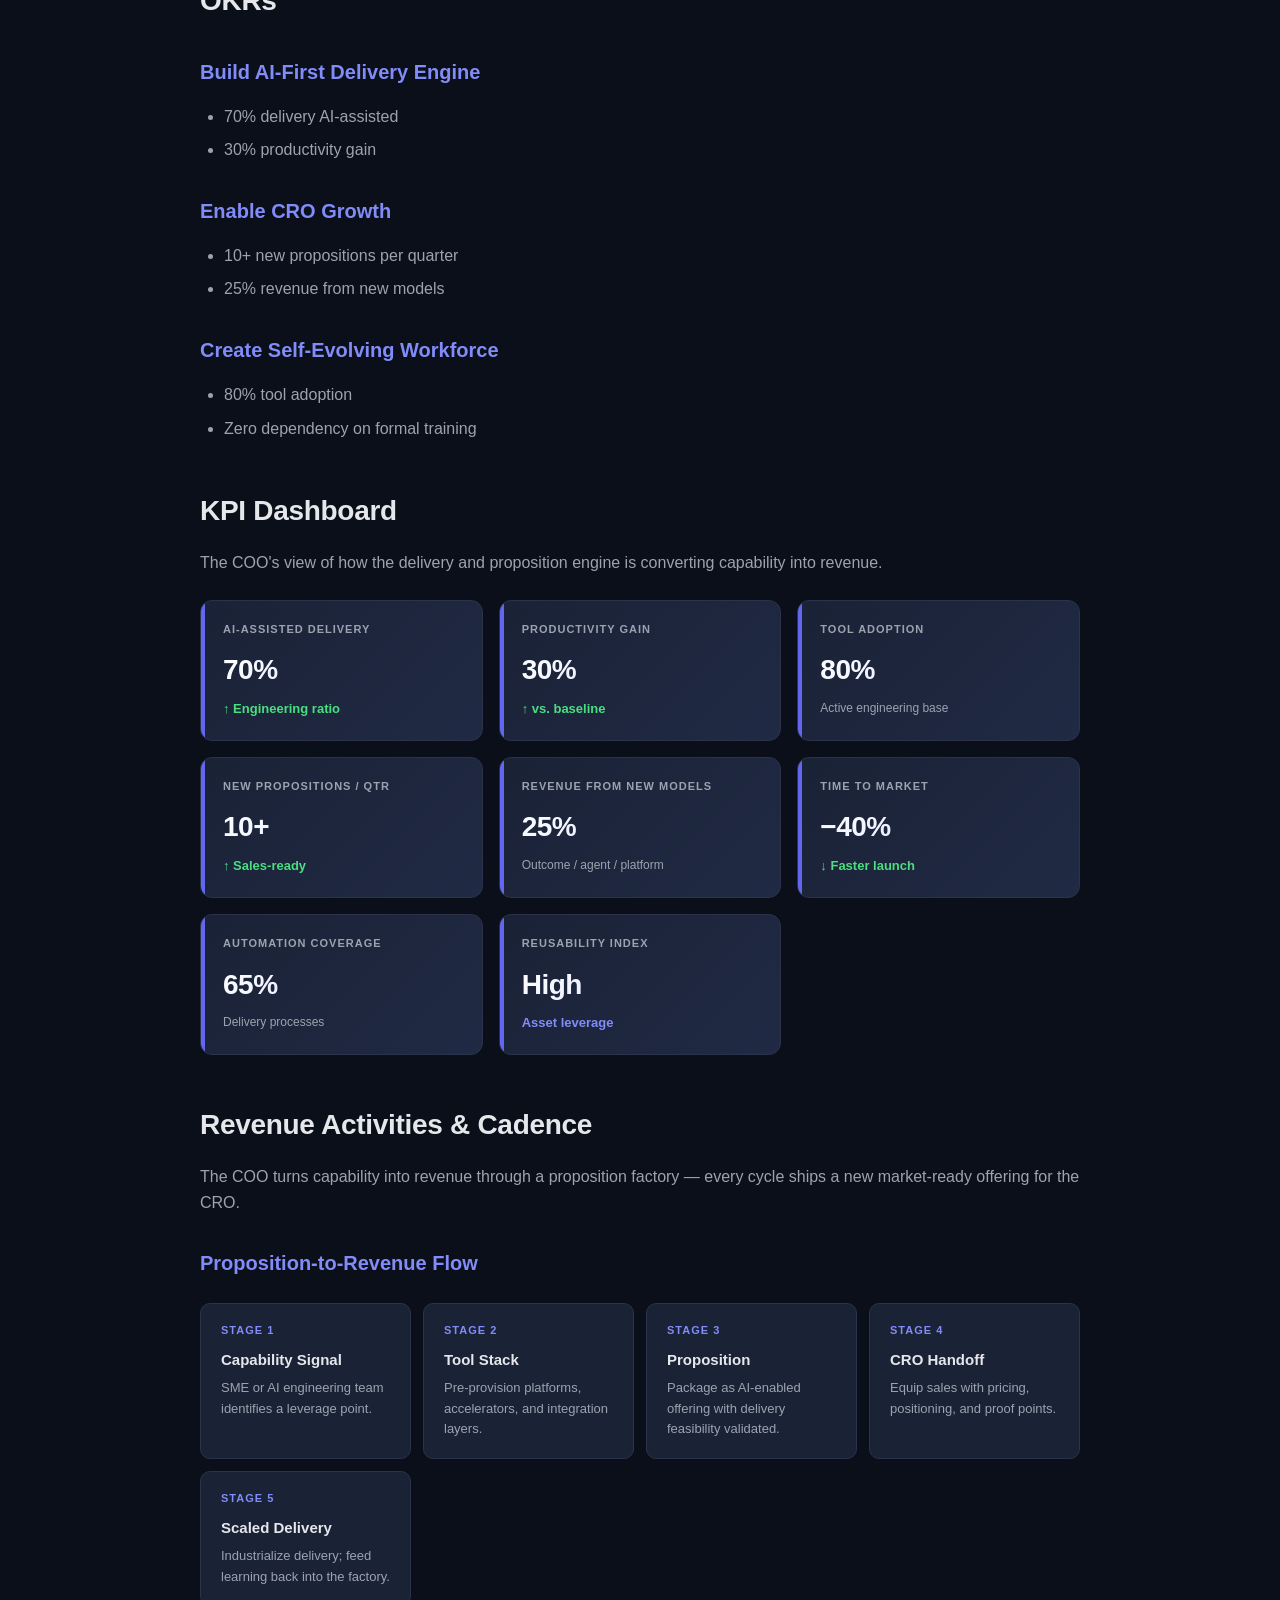
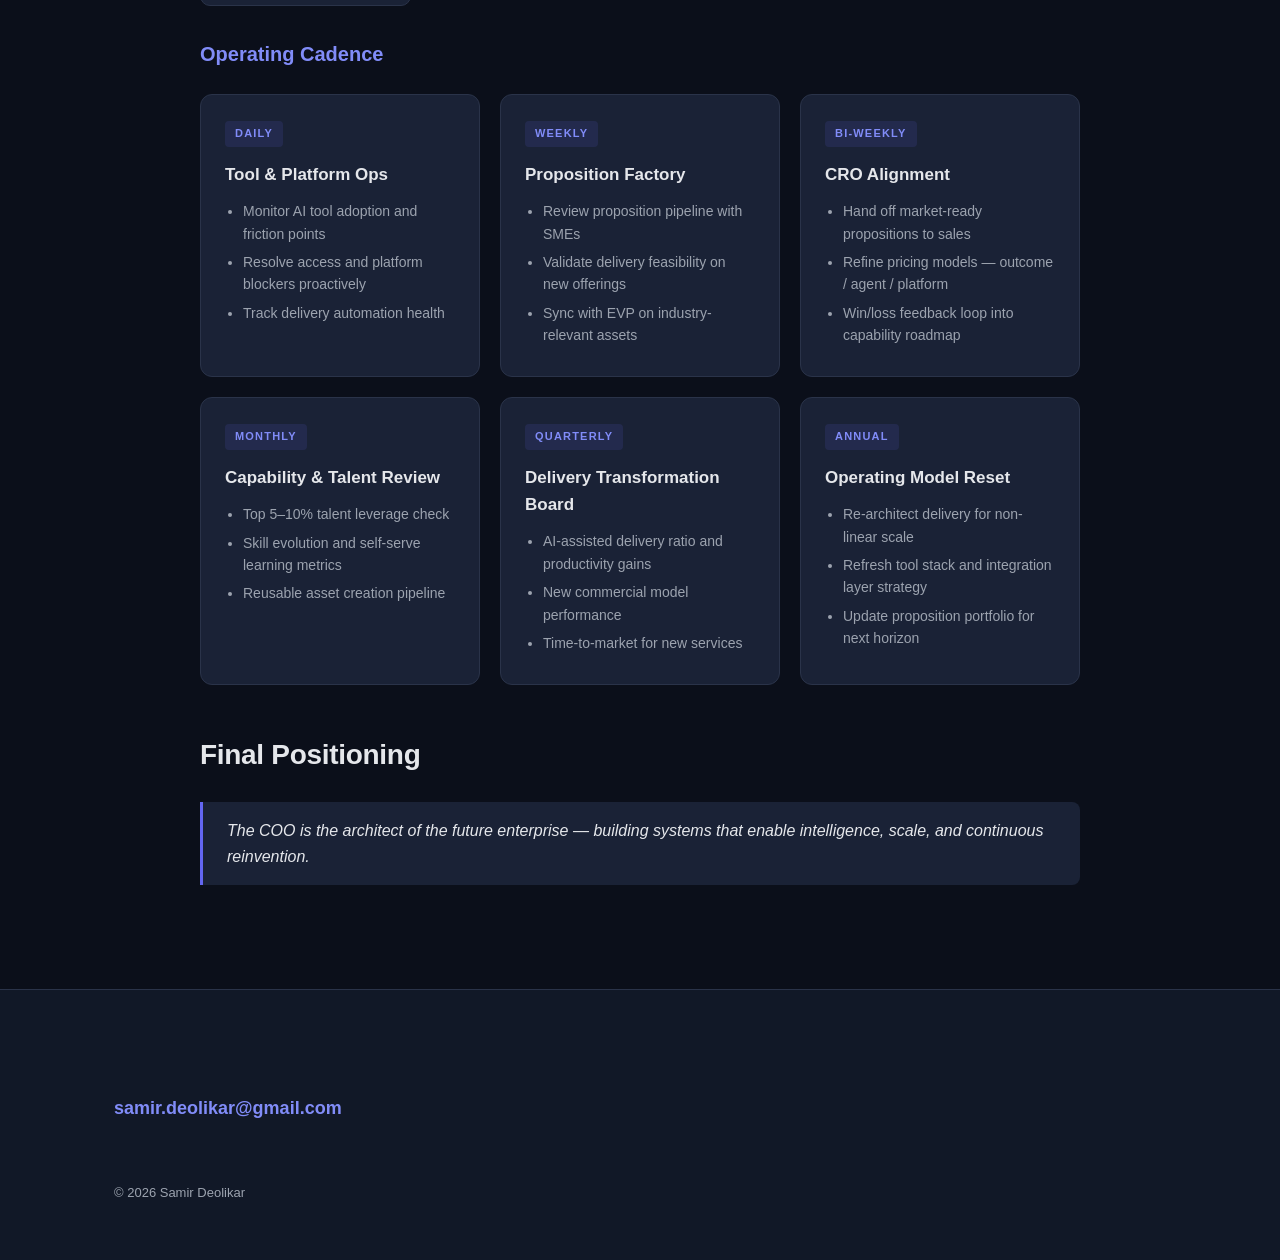
<file: coo.html>
<!DOCTYPE html>
<html lang="en">

<head>
  <meta charset="UTF-8">
  <meta name="viewport" content="width=device-width, initial-scale=1.0">
  <title>Chief Operating Officer — Samir Deolikar</title>
  <link rel="stylesheet" href="styles.css">
</head>

<body class="role-page">

  <header class="role-header">
    <div class="container">
      <a href="index.html" class="back-link">← Back to all roles</a>
      <h1>Chief Operating Officer</h1>
      <p class="subtitle">The architect of AI-powered delivery systems — building tools, propositions, and operating
        models for non-linear scale.</p>
    </div>
  </header>

  <main class="role-content container">

    <h2>Executive Summary</h2>
    <p>The COO in the AI era is no longer just responsible for efficiency and delivery. The role is evolving into an
      integrator of enterprise intelligence, a builder of AI-native operating models, and a creator of market-ready
      propositions for the CRO.</p>
    <p>The modern COO ensures that what is sold can be delivered, what is delivered creates future demand, and what is
      built stays relevant in an AI-driven world. AI is expected to create $150B–$200B in incremental IT services demand
      over the next five years.</p>

    <h2>Why This Role Matters</h2>
    <p>Enterprises are shifting from projects to platforms, from delivery to outcomes, and from headcount to
      intelligence. AI changes the delivery model from manual and linear to AI-assisted and non-linear. The COO becomes
      the architect of AI-powered delivery systems — and exists to make the CRO successful in the market.</p>

    <h2>Role Philosophy</h2>
    <blockquote>Do not train people. Give them tools so powerful that they evolve themselves.</blockquote>
    <ul>
      <li>Talent is already capable; the constraint is environment, not skill.</li>
      <li>Anticipate needs and provide tools before demand.</li>
      <li>Build systems, not dependencies. Create leverage, not scale through headcount.</li>
    </ul>

    <h2>Core Responsibilities</h2>
    <ul>
      <li><strong>Operational Architecture</strong> — build scalable, AI-first operating systems for delivery.</li>
      <li><strong>Capability Enablement</strong> — ensure engineers have tools, platforms, and environments.</li>
      <li><strong>Proposition Development</strong> — work with CRO to create new offerings and validate feasibility.
      </li>
      <li><strong>Integration Layer Ownership</strong> — bridge enterprise systems (SAP, Salesforce) with AI
        capabilities.</li>
      <li><strong>Talent Leverage (not Training)</strong> — build learning platforms and self-serve environments.</li>
    </ul>

    <h2>Key Activities</h2>
    <h3>Critical Talent Identification</h3>
    <p>Identify the top 5–10% talent who can build AI systems and architect integration.</p>

    <h3>Next-Gen Tool Enablement</h3>
    <p>Engineers should never have to ask "Can I get access to this tool?" Tools should be pre-provisioned,
      pre-integrated, and pre-optimized.</p>

    <h3>Proposition Factory for CRO</h3>
    <p>Create AI-enabled offerings, industry-relevant solutions, and ready-to-sell packages.</p>

    <h3>SME Network Creation</h3>
    <p>Identify domain experts in SAP, Cloud and integration layers; use them to identify gaps and build differentiated
      solutions.</p>

    <h2>30-60-90 Day Plan</h2>
    <div class="timeline">
      <div class="timeline-item">
        <div class="phase">First 30 Days</div>
        <h4>Diagnose & Map</h4>
        <ul>
          <li>Map delivery systems, talent, tool availability</li>
          <li>Identify top bottlenecks and AI readiness gaps</li>
          <li>Align with CRO, delivery heads, key architects</li>
        </ul>
      </div>
      <div class="timeline-item">
        <div class="phase">Next 60 Days</div>
        <h4>Activate & Enable</h4>
        <ul>
          <li>Launch AI tool stack rollout</li>
          <li>Create initial AI-led propositions</li>
          <li>Pilot 2–3 AI-enabled delivery models</li>
        </ul>
      </div>
      <div class="timeline-item">
        <div class="phase">Next 90 Days</div>
        <h4>Scale & Institutionalize</h4>
        <ul>
          <li>Standardize AI delivery frameworks</li>
          <li>Launch new pricing models</li>
          <li>Enable CRO with market-ready offerings</li>
          <li>Build continuous innovation loop</li>
        </ul>
      </div>
    </div>

    <h2>KPIs</h2>
    <div class="kpi-block">
      <h3>Operational</h3>
      <ul>
        <li>Delivery cycle time reduction</li>
        <li>Productivity per engineer</li>
        <li>Automation coverage %</li>
      </ul>
    </div>
    <div class="kpi-block">
      <h3>AI Adoption</h3>
      <ul>
        <li>% engineers using AI tools</li>
        <li>AI-assisted delivery ratio</li>
        <li>AI-driven defect reduction</li>
      </ul>
    </div>
    <div class="kpi-block">
      <h3>Revenue Enablement</h3>
      <ul>
        <li># propositions created for CRO</li>
        <li>Conversion rate of new offerings</li>
        <li>Time to market for new services</li>
      </ul>
    </div>

    <h2>OKRs</h2>
    <h3>Build AI-First Delivery Engine</h3>
    <ul>
      <li>70% delivery AI-assisted</li>
      <li>30% productivity gain</li>
    </ul>

    <h3>Enable CRO Growth</h3>
    <ul>
      <li>10+ new propositions per quarter</li>
      <li>25% revenue from new models</li>
    </ul>

    <h3>Create Self-Evolving Workforce</h3>
    <ul>
      <li>80% tool adoption</li>
      <li>Zero dependency on formal training</li>
    </ul>

    <h2>KPI Dashboard</h2>
    <p>The COO's view of how the delivery and proposition engine is converting capability into revenue.</p>
    <div class="dashboard-grid">
      <div class="dashboard-card">
        <div class="metric-label">AI-Assisted Delivery</div>
        <div class="metric-value">70%</div>
        <div class="metric-trend">↑ Engineering ratio</div>
      </div>
      <div class="dashboard-card">
        <div class="metric-label">Productivity Gain</div>
        <div class="metric-value">30%</div>
        <div class="metric-trend">↑ vs. baseline</div>
      </div>
      <div class="dashboard-card">
        <div class="metric-label">Tool Adoption</div>
        <div class="metric-value">80%</div>
        <div class="metric-sub">Active engineering base</div>
      </div>
      <div class="dashboard-card">
        <div class="metric-label">New Propositions / Qtr</div>
        <div class="metric-value">10+</div>
        <div class="metric-trend">↑ Sales-ready</div>
      </div>
      <div class="dashboard-card">
        <div class="metric-label">Revenue from New Models</div>
        <div class="metric-value">25%</div>
        <div class="metric-sub">Outcome / agent / platform</div>
      </div>
      <div class="dashboard-card">
        <div class="metric-label">Time to Market</div>
        <div class="metric-value">−40%</div>
        <div class="metric-trend">↓ Faster launch</div>
      </div>
      <div class="dashboard-card">
        <div class="metric-label">Automation Coverage</div>
        <div class="metric-value">65%</div>
        <div class="metric-sub">Delivery processes</div>
      </div>
      <div class="dashboard-card">
        <div class="metric-label">Reusability Index</div>
        <div class="metric-value">High</div>
        <div class="metric-trend neutral">Asset leverage</div>
      </div>
    </div>

    <h2>Revenue Activities & Cadence</h2>
    <p>The COO turns capability into revenue through a proposition factory — every cycle ships a new market-ready
      offering for the CRO.</p>

    <h3>Proposition-to-Revenue Flow</h3>
    <div class="activity-flow">
      <div class="activity-step">
        <div class="step-num">STAGE 1</div>
        <h5>Capability Signal</h5>
        <p>SME or AI engineering team identifies a leverage point.</p>
      </div>
      <div class="activity-step">
        <div class="step-num">STAGE 2</div>
        <h5>Tool Stack</h5>
        <p>Pre-provision platforms, accelerators, and integration layers.</p>
      </div>
      <div class="activity-step">
        <div class="step-num">STAGE 3</div>
        <h5>Proposition</h5>
        <p>Package as AI-enabled offering with delivery feasibility validated.</p>
      </div>
      <div class="activity-step">
        <div class="step-num">STAGE 4</div>
        <h5>CRO Handoff</h5>
        <p>Equip sales with pricing, positioning, and proof points.</p>
      </div>
      <div class="activity-step">
        <div class="step-num">STAGE 5</div>
        <h5>Scaled Delivery</h5>
        <p>Industrialize delivery; feed learning back into the factory.</p>
      </div>
    </div>

    <h3>Operating Cadence</h3>
    <div class="cadence-grid">
      <div class="cadence-card">
        <div class="cadence-rhythm">Daily</div>
        <h4>Tool & Platform Ops</h4>
        <ul>
          <li>Monitor AI tool adoption and friction points</li>
          <li>Resolve access and platform blockers proactively</li>
          <li>Track delivery automation health</li>
        </ul>
      </div>
      <div class="cadence-card">
        <div class="cadence-rhythm">Weekly</div>
        <h4>Proposition Factory</h4>
        <ul>
          <li>Review proposition pipeline with SMEs</li>
          <li>Validate delivery feasibility on new offerings</li>
          <li>Sync with EVP on industry-relevant assets</li>
        </ul>
      </div>
      <div class="cadence-card">
        <div class="cadence-rhythm">Bi-Weekly</div>
        <h4>CRO Alignment</h4>
        <ul>
          <li>Hand off market-ready propositions to sales</li>
          <li>Refine pricing models — outcome / agent / platform</li>
          <li>Win/loss feedback loop into capability roadmap</li>
        </ul>
      </div>
      <div class="cadence-card">
        <div class="cadence-rhythm">Monthly</div>
        <h4>Capability & Talent Review</h4>
        <ul>
          <li>Top 5–10% talent leverage check</li>
          <li>Skill evolution and self-serve learning metrics</li>
          <li>Reusable asset creation pipeline</li>
        </ul>
      </div>
      <div class="cadence-card">
        <div class="cadence-rhythm">Quarterly</div>
        <h4>Delivery Transformation Board</h4>
        <ul>
          <li>AI-assisted delivery ratio and productivity gains</li>
          <li>New commercial model performance</li>
          <li>Time-to-market for new services</li>
        </ul>
      </div>
      <div class="cadence-card">
        <div class="cadence-rhythm">Annual</div>
        <h4>Operating Model Reset</h4>
        <ul>
          <li>Re-architect delivery for non-linear scale</li>
          <li>Refresh tool stack and integration layer strategy</li>
          <li>Update proposition portfolio for next horizon</li>
        </ul>
      </div>
    </div>

    <h2>Final Positioning</h2>
    <blockquote>The COO is the architect of the future enterprise — building systems that enable intelligence, scale,
      and continuous reinvention.</blockquote>

  </main>

  <footer>
    <div class="container">
      <p class="contact-email">samir.deolikar@gmail.com</p>
      <p class="copyright">© 2026 Samir Deolikar</p>
    </div>
  </footer>

</body>

</html>
</file>
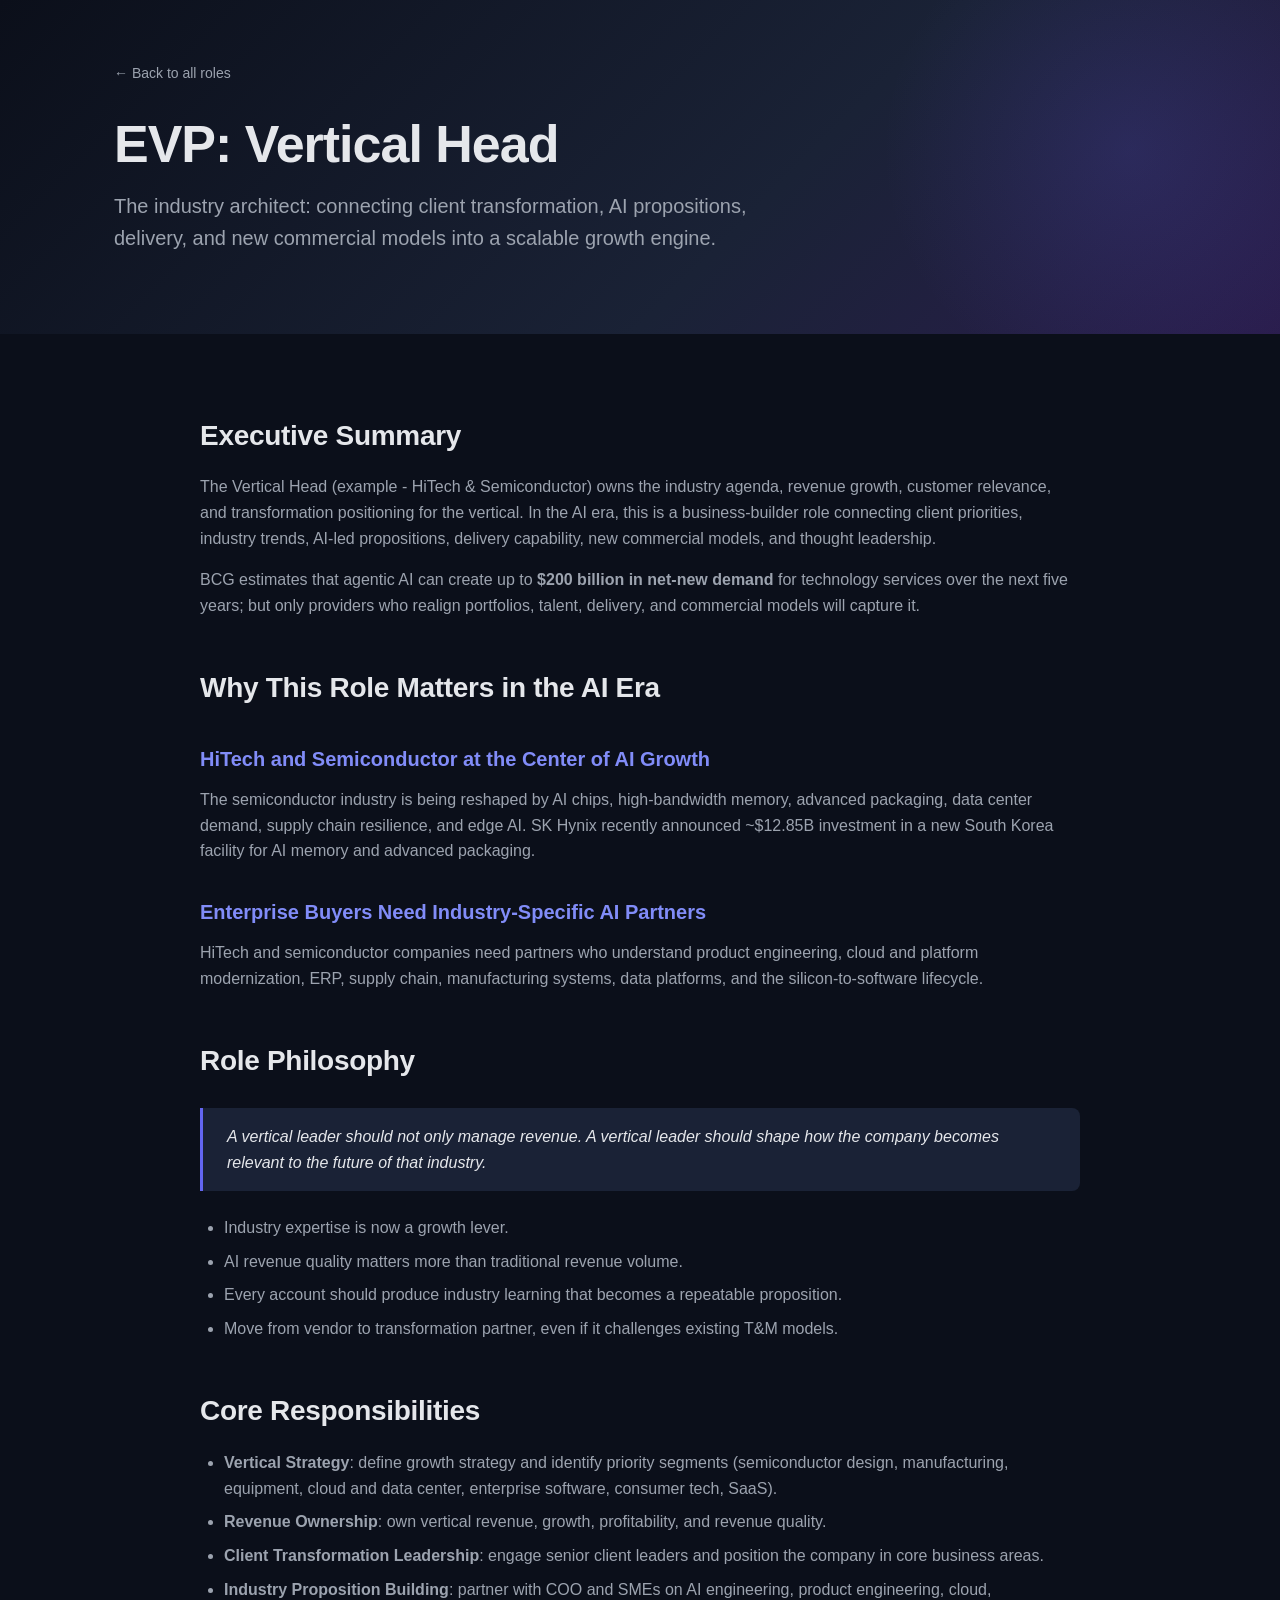
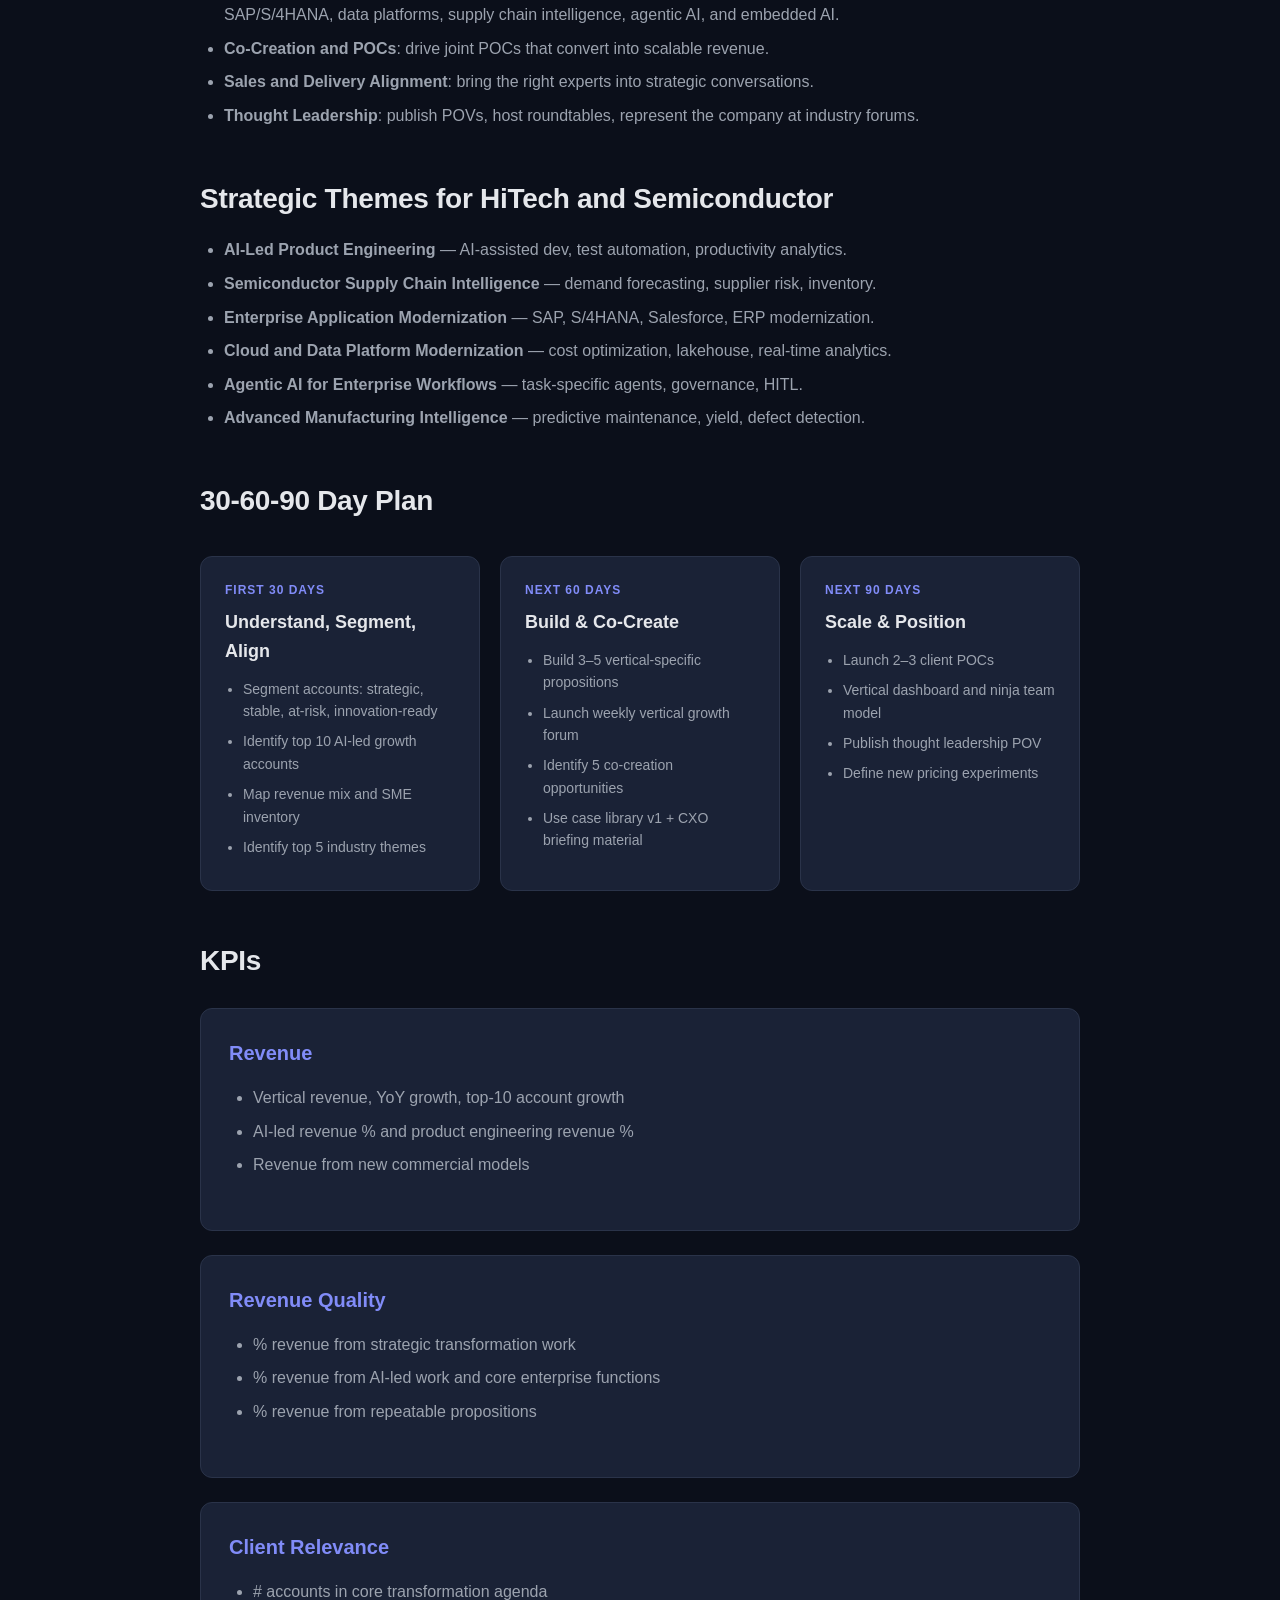
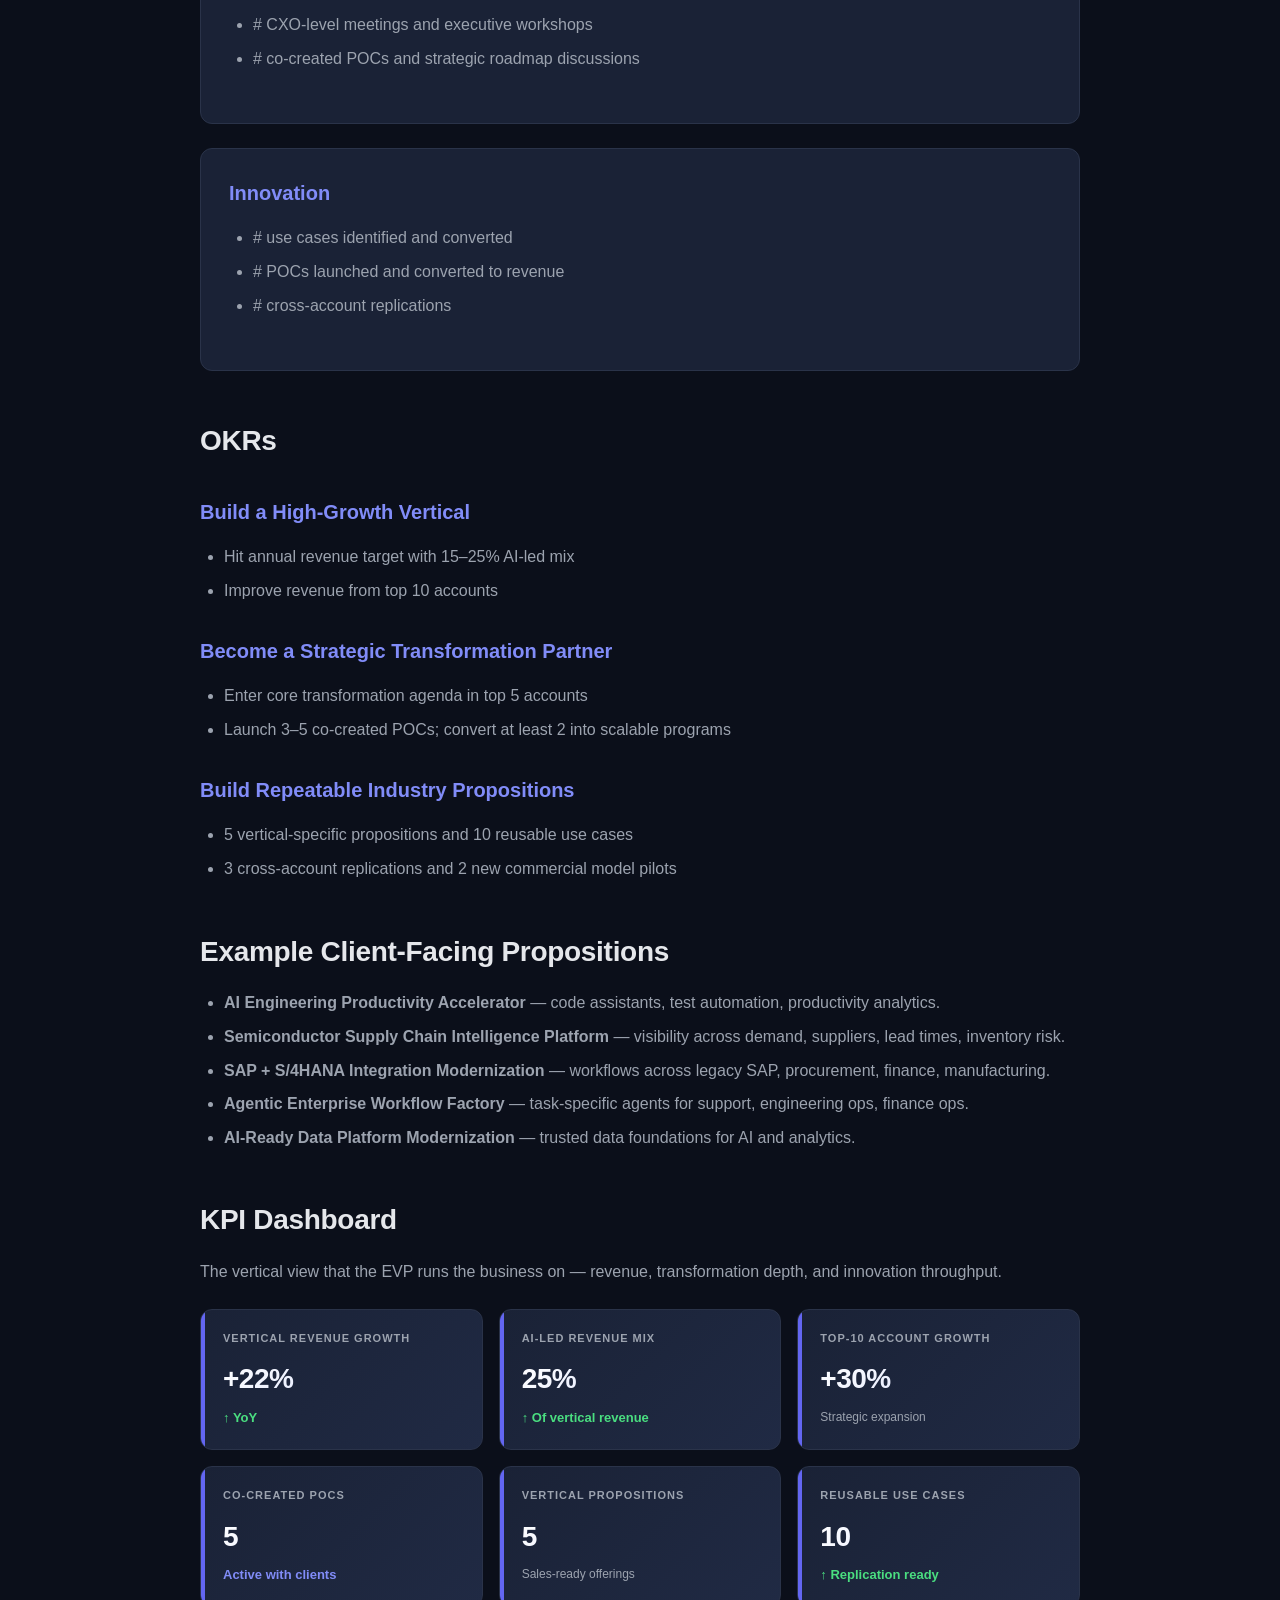
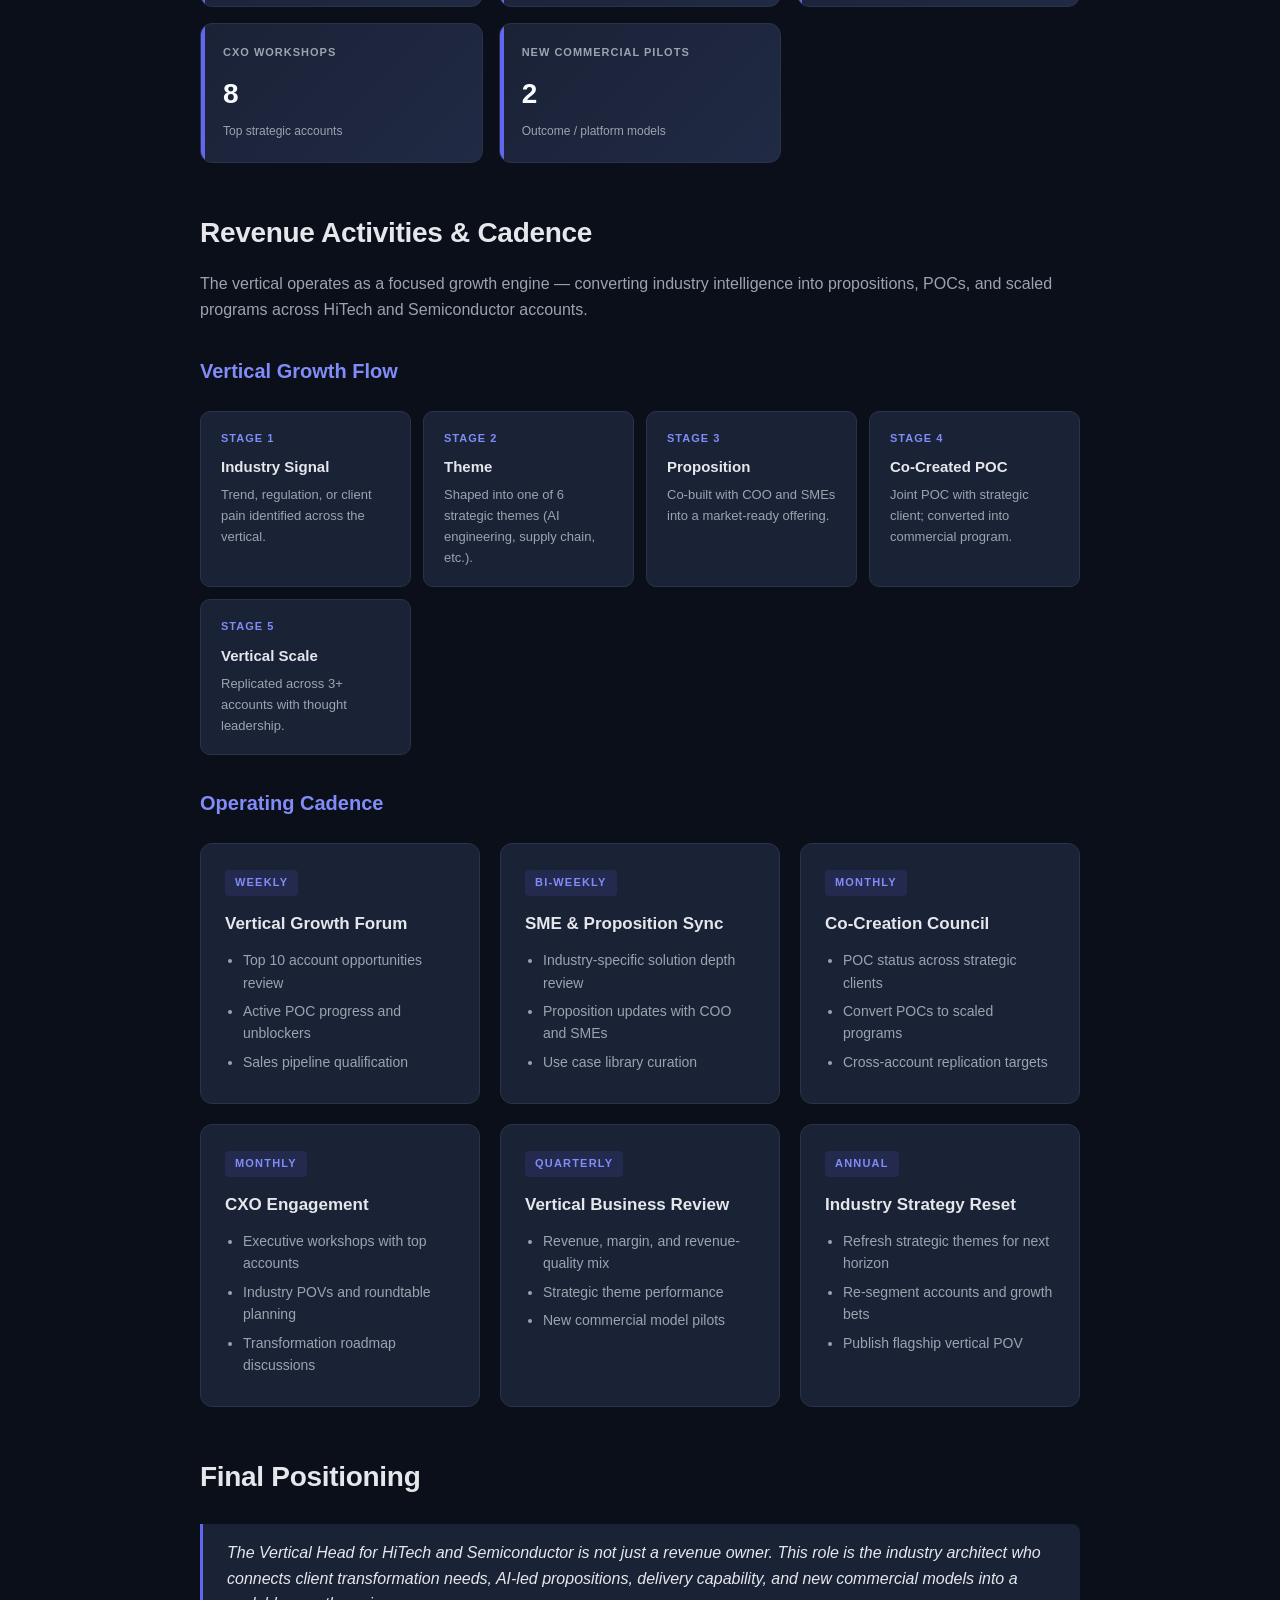
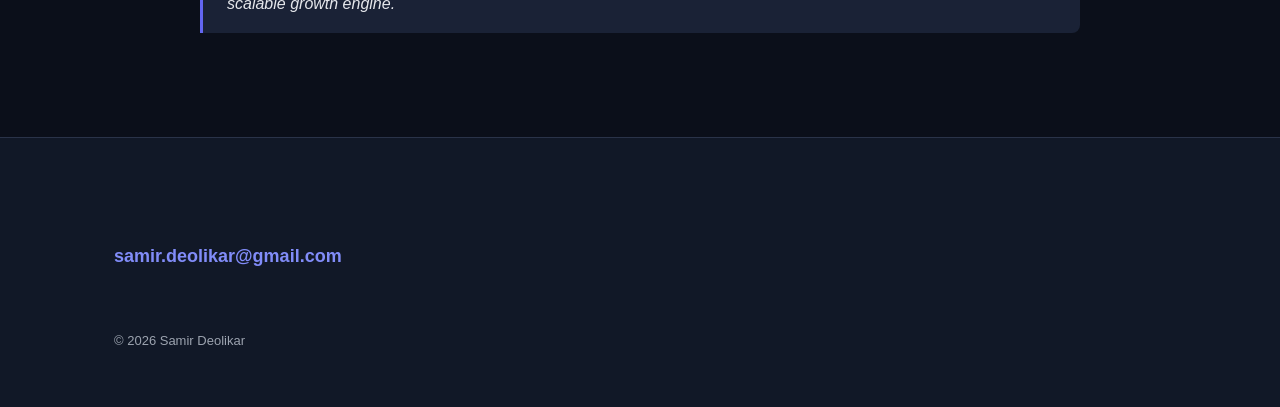
<file: evp.html>
<!DOCTYPE html>
<html lang="en">

<head>
  <meta charset="UTF-8">
  <meta name="viewport" content="width=device-width, initial-scale=1.0">
  <title>EVP - Vertical Head</title>
  <link rel="stylesheet" href="styles.css">
</head>

<body class="role-page">

  <header class="role-header">
    <div class="container">
      <a href="index.html" class="back-link">← Back to all roles</a>
      <h1>EVP: Vertical Head</h1>
      <p class="subtitle">The industry architect: connecting client transformation, AI propositions, delivery, and new
        commercial models into a scalable growth engine.</p>
    </div>
  </header>

  <main class="role-content container">

    <h2>Executive Summary</h2>
    <p>The Vertical Head (example - HiTech & Semiconductor) owns the industry agenda, revenue growth, customer
      relevance, and transformation positioning for the vertical. In the AI era, this is a business-builder role
      connecting client priorities, industry trends, AI-led propositions, delivery capability, new commercial models,
      and thought leadership.</p>
    <p>BCG estimates that agentic AI can create up to <strong>$200 billion in net-new demand</strong> for technology
      services over the next five years; but only providers who realign portfolios, talent, delivery, and commercial
      models will capture it.</p>

    <h2>Why This Role Matters in the AI Era</h2>
    <h3>HiTech and Semiconductor at the Center of AI Growth</h3>
    <p>The semiconductor industry is being reshaped by AI chips, high-bandwidth memory, advanced packaging, data center
      demand, supply chain resilience, and edge AI. SK Hynix recently announced ~$12.85B investment in a new South Korea
      facility for AI memory and advanced packaging.</p>

    <h3>Enterprise Buyers Need Industry-Specific AI Partners</h3>
    <p>HiTech and semiconductor companies need partners who understand product engineering, cloud and platform
      modernization, ERP, supply chain, manufacturing systems, data platforms, and the silicon-to-software lifecycle.
    </p>

    <h2>Role Philosophy</h2>
    <blockquote>A vertical leader should not only manage revenue. A vertical leader should shape how the company becomes
      relevant to the future of that industry.</blockquote>
    <ul>
      <li>Industry expertise is now a growth lever.</li>
      <li>AI revenue quality matters more than traditional revenue volume.</li>
      <li>Every account should produce industry learning that becomes a repeatable proposition.</li>
      <li>Move from vendor to transformation partner, even if it challenges existing T&M models.</li>
    </ul>

    <h2>Core Responsibilities</h2>
    <ul>
      <li><strong>Vertical Strategy</strong>: define growth strategy and identify priority segments (semiconductor
        design, manufacturing, equipment, cloud and data center, enterprise software, consumer tech, SaaS).</li>
      <li><strong>Revenue Ownership</strong>: own vertical revenue, growth, profitability, and revenue quality.</li>
      <li><strong>Client Transformation Leadership</strong>: engage senior client leaders and position the company in
        core business areas.</li>
      <li><strong>Industry Proposition Building</strong>: partner with COO and SMEs on AI engineering, product
        engineering, cloud, SAP/S/4HANA, data platforms, supply chain intelligence, agentic AI, and embedded AI.</li>
      <li><strong>Co-Creation and POCs</strong>: drive joint POCs that convert into scalable revenue.</li>
      <li><strong>Sales and Delivery Alignment</strong>: bring the right experts into strategic conversations.</li>
      <li><strong>Thought Leadership</strong>: publish POVs, host roundtables, represent the company at industry
        forums.</li>
    </ul>

    <h2>Strategic Themes for HiTech and Semiconductor</h2>
    <ul>
      <li><strong>AI-Led Product Engineering</strong> — AI-assisted dev, test automation, productivity analytics.</li>
      <li><strong>Semiconductor Supply Chain Intelligence</strong> — demand forecasting, supplier risk, inventory.</li>
      <li><strong>Enterprise Application Modernization</strong> — SAP, S/4HANA, Salesforce, ERP modernization.</li>
      <li><strong>Cloud and Data Platform Modernization</strong> — cost optimization, lakehouse, real-time analytics.
      </li>
      <li><strong>Agentic AI for Enterprise Workflows</strong> — task-specific agents, governance, HITL.</li>
      <li><strong>Advanced Manufacturing Intelligence</strong> — predictive maintenance, yield, defect detection.</li>
    </ul>

    <h2>30-60-90 Day Plan</h2>
    <div class="timeline">
      <div class="timeline-item">
        <div class="phase">First 30 Days</div>
        <h4>Understand, Segment, Align</h4>
        <ul>
          <li>Segment accounts: strategic, stable, at-risk, innovation-ready</li>
          <li>Identify top 10 AI-led growth accounts</li>
          <li>Map revenue mix and SME inventory</li>
          <li>Identify top 5 industry themes</li>
        </ul>
      </div>
      <div class="timeline-item">
        <div class="phase">Next 60 Days</div>
        <h4>Build & Co-Create</h4>
        <ul>
          <li>Build 3–5 vertical-specific propositions</li>
          <li>Launch weekly vertical growth forum</li>
          <li>Identify 5 co-creation opportunities</li>
          <li>Use case library v1 + CXO briefing material</li>
        </ul>
      </div>
      <div class="timeline-item">
        <div class="phase">Next 90 Days</div>
        <h4>Scale & Position</h4>
        <ul>
          <li>Launch 2–3 client POCs</li>
          <li>Vertical dashboard and ninja team model</li>
          <li>Publish thought leadership POV</li>
          <li>Define new pricing experiments</li>
        </ul>
      </div>
    </div>

    <h2>KPIs</h2>
    <div class="kpi-block">
      <h3>Revenue</h3>
      <ul>
        <li>Vertical revenue, YoY growth, top-10 account growth</li>
        <li>AI-led revenue % and product engineering revenue %</li>
        <li>Revenue from new commercial models</li>
      </ul>
    </div>
    <div class="kpi-block">
      <h3>Revenue Quality</h3>
      <ul>
        <li>% revenue from strategic transformation work</li>
        <li>% revenue from AI-led work and core enterprise functions</li>
        <li>% revenue from repeatable propositions</li>
      </ul>
    </div>
    <div class="kpi-block">
      <h3>Client Relevance</h3>
      <ul>
        <li># accounts in core transformation agenda</li>
        <li># CXO-level meetings and executive workshops</li>
        <li># co-created POCs and strategic roadmap discussions</li>
      </ul>
    </div>
    <div class="kpi-block">
      <h3>Innovation</h3>
      <ul>
        <li># use cases identified and converted</li>
        <li># POCs launched and converted to revenue</li>
        <li># cross-account replications</li>
      </ul>
    </div>

    <h2>OKRs</h2>
    <h3>Build a High-Growth Vertical</h3>
    <ul>
      <li>Hit annual revenue target with 15–25% AI-led mix</li>
      <li>Improve revenue from top 10 accounts</li>
    </ul>

    <h3>Become a Strategic Transformation Partner</h3>
    <ul>
      <li>Enter core transformation agenda in top 5 accounts</li>
      <li>Launch 3–5 co-created POCs; convert at least 2 into scalable programs</li>
    </ul>

    <h3>Build Repeatable Industry Propositions</h3>
    <ul>
      <li>5 vertical-specific propositions and 10 reusable use cases</li>
      <li>3 cross-account replications and 2 new commercial model pilots</li>
    </ul>

    <h2>Example Client-Facing Propositions</h2>
    <ul>
      <li><strong>AI Engineering Productivity Accelerator</strong> — code assistants, test automation, productivity
        analytics.</li>
      <li><strong>Semiconductor Supply Chain Intelligence Platform</strong> — visibility across demand, suppliers, lead
        times, inventory risk.</li>
      <li><strong>SAP + S/4HANA Integration Modernization</strong> — workflows across legacy SAP, procurement, finance,
        manufacturing.</li>
      <li><strong>Agentic Enterprise Workflow Factory</strong> — task-specific agents for support, engineering ops,
        finance ops.</li>
      <li><strong>AI-Ready Data Platform Modernization</strong> — trusted data foundations for AI and analytics.</li>
    </ul>

    <h2>KPI Dashboard</h2>
    <p>The vertical view that the EVP runs the business on — revenue, transformation depth, and innovation throughput.
    </p>
    <div class="dashboard-grid">
      <div class="dashboard-card">
        <div class="metric-label">Vertical Revenue Growth</div>
        <div class="metric-value">+22%</div>
        <div class="metric-trend">↑ YoY</div>
      </div>
      <div class="dashboard-card">
        <div class="metric-label">AI-Led Revenue Mix</div>
        <div class="metric-value">25%</div>
        <div class="metric-trend">↑ Of vertical revenue</div>
      </div>
      <div class="dashboard-card">
        <div class="metric-label">Top-10 Account Growth</div>
        <div class="metric-value">+30%</div>
        <div class="metric-sub">Strategic expansion</div>
      </div>
      <div class="dashboard-card">
        <div class="metric-label">Co-Created POCs</div>
        <div class="metric-value">5</div>
        <div class="metric-trend neutral">Active with clients</div>
      </div>
      <div class="dashboard-card">
        <div class="metric-label">Vertical Propositions</div>
        <div class="metric-value">5</div>
        <div class="metric-sub">Sales-ready offerings</div>
      </div>
      <div class="dashboard-card">
        <div class="metric-label">Reusable Use Cases</div>
        <div class="metric-value">10</div>
        <div class="metric-trend">↑ Replication ready</div>
      </div>
      <div class="dashboard-card">
        <div class="metric-label">CXO Workshops</div>
        <div class="metric-value">8</div>
        <div class="metric-sub">Top strategic accounts</div>
      </div>
      <div class="dashboard-card">
        <div class="metric-label">New Commercial Pilots</div>
        <div class="metric-value">2</div>
        <div class="metric-sub">Outcome / platform models</div>
      </div>
    </div>

    <h2>Revenue Activities & Cadence</h2>
    <p>The vertical operates as a focused growth engine — converting industry intelligence into propositions, POCs, and
      scaled programs across HiTech and Semiconductor accounts.</p>

    <h3>Vertical Growth Flow</h3>
    <div class="activity-flow">
      <div class="activity-step">
        <div class="step-num">STAGE 1</div>
        <h5>Industry Signal</h5>
        <p>Trend, regulation, or client pain identified across the vertical.</p>
      </div>
      <div class="activity-step">
        <div class="step-num">STAGE 2</div>
        <h5>Theme</h5>
        <p>Shaped into one of 6 strategic themes (AI engineering, supply chain, etc.).</p>
      </div>
      <div class="activity-step">
        <div class="step-num">STAGE 3</div>
        <h5>Proposition</h5>
        <p>Co-built with COO and SMEs into a market-ready offering.</p>
      </div>
      <div class="activity-step">
        <div class="step-num">STAGE 4</div>
        <h5>Co-Created POC</h5>
        <p>Joint POC with strategic client; converted into commercial program.</p>
      </div>
      <div class="activity-step">
        <div class="step-num">STAGE 5</div>
        <h5>Vertical Scale</h5>
        <p>Replicated across 3+ accounts with thought leadership.</p>
      </div>
    </div>

    <h3>Operating Cadence</h3>
    <div class="cadence-grid">
      <div class="cadence-card">
        <div class="cadence-rhythm">Weekly</div>
        <h4>Vertical Growth Forum</h4>
        <ul>
          <li>Top 10 account opportunities review</li>
          <li>Active POC progress and unblockers</li>
          <li>Sales pipeline qualification</li>
        </ul>
      </div>
      <div class="cadence-card">
        <div class="cadence-rhythm">Bi-Weekly</div>
        <h4>SME & Proposition Sync</h4>
        <ul>
          <li>Industry-specific solution depth review</li>
          <li>Proposition updates with COO and SMEs</li>
          <li>Use case library curation</li>
        </ul>
      </div>
      <div class="cadence-card">
        <div class="cadence-rhythm">Monthly</div>
        <h4>Co-Creation Council</h4>
        <ul>
          <li>POC status across strategic clients</li>
          <li>Convert POCs to scaled programs</li>
          <li>Cross-account replication targets</li>
        </ul>
      </div>
      <div class="cadence-card">
        <div class="cadence-rhythm">Monthly</div>
        <h4>CXO Engagement</h4>
        <ul>
          <li>Executive workshops with top accounts</li>
          <li>Industry POVs and roundtable planning</li>
          <li>Transformation roadmap discussions</li>
        </ul>
      </div>
      <div class="cadence-card">
        <div class="cadence-rhythm">Quarterly</div>
        <h4>Vertical Business Review</h4>
        <ul>
          <li>Revenue, margin, and revenue-quality mix</li>
          <li>Strategic theme performance</li>
          <li>New commercial model pilots</li>
        </ul>
      </div>
      <div class="cadence-card">
        <div class="cadence-rhythm">Annual</div>
        <h4>Industry Strategy Reset</h4>
        <ul>
          <li>Refresh strategic themes for next horizon</li>
          <li>Re-segment accounts and growth bets</li>
          <li>Publish flagship vertical POV</li>
        </ul>
      </div>
    </div>

    <h2>Final Positioning</h2>
    <blockquote>The Vertical Head for HiTech and Semiconductor is not just a revenue owner. This role is the industry
      architect who connects client transformation needs, AI-led propositions, delivery capability, and new commercial
      models into a scalable growth engine.</blockquote>

  </main>

  <footer>
    <div class="container">
      <p class="contact-email">samir.deolikar@gmail.com</p>
      <p class="copyright">© 2026 Samir Deolikar</p>
    </div>
  </footer>

</body>

</html>
</file>
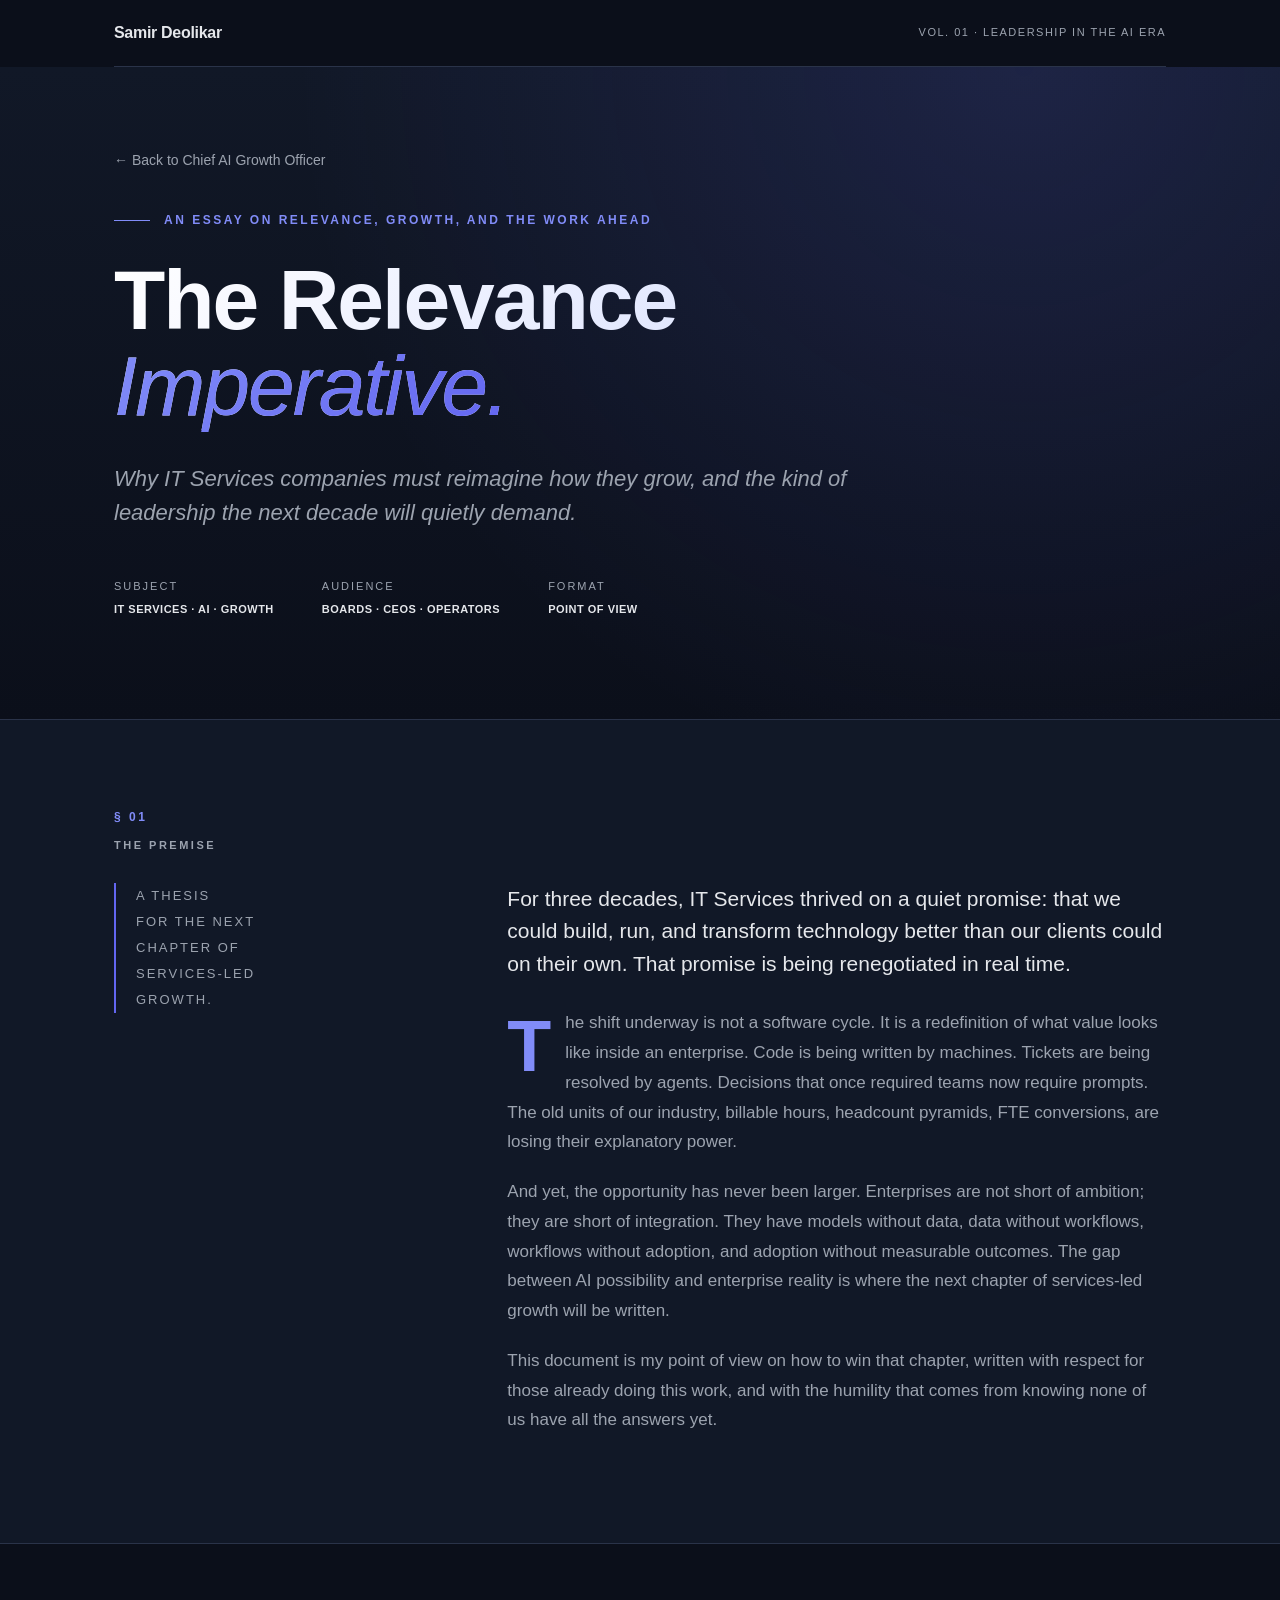
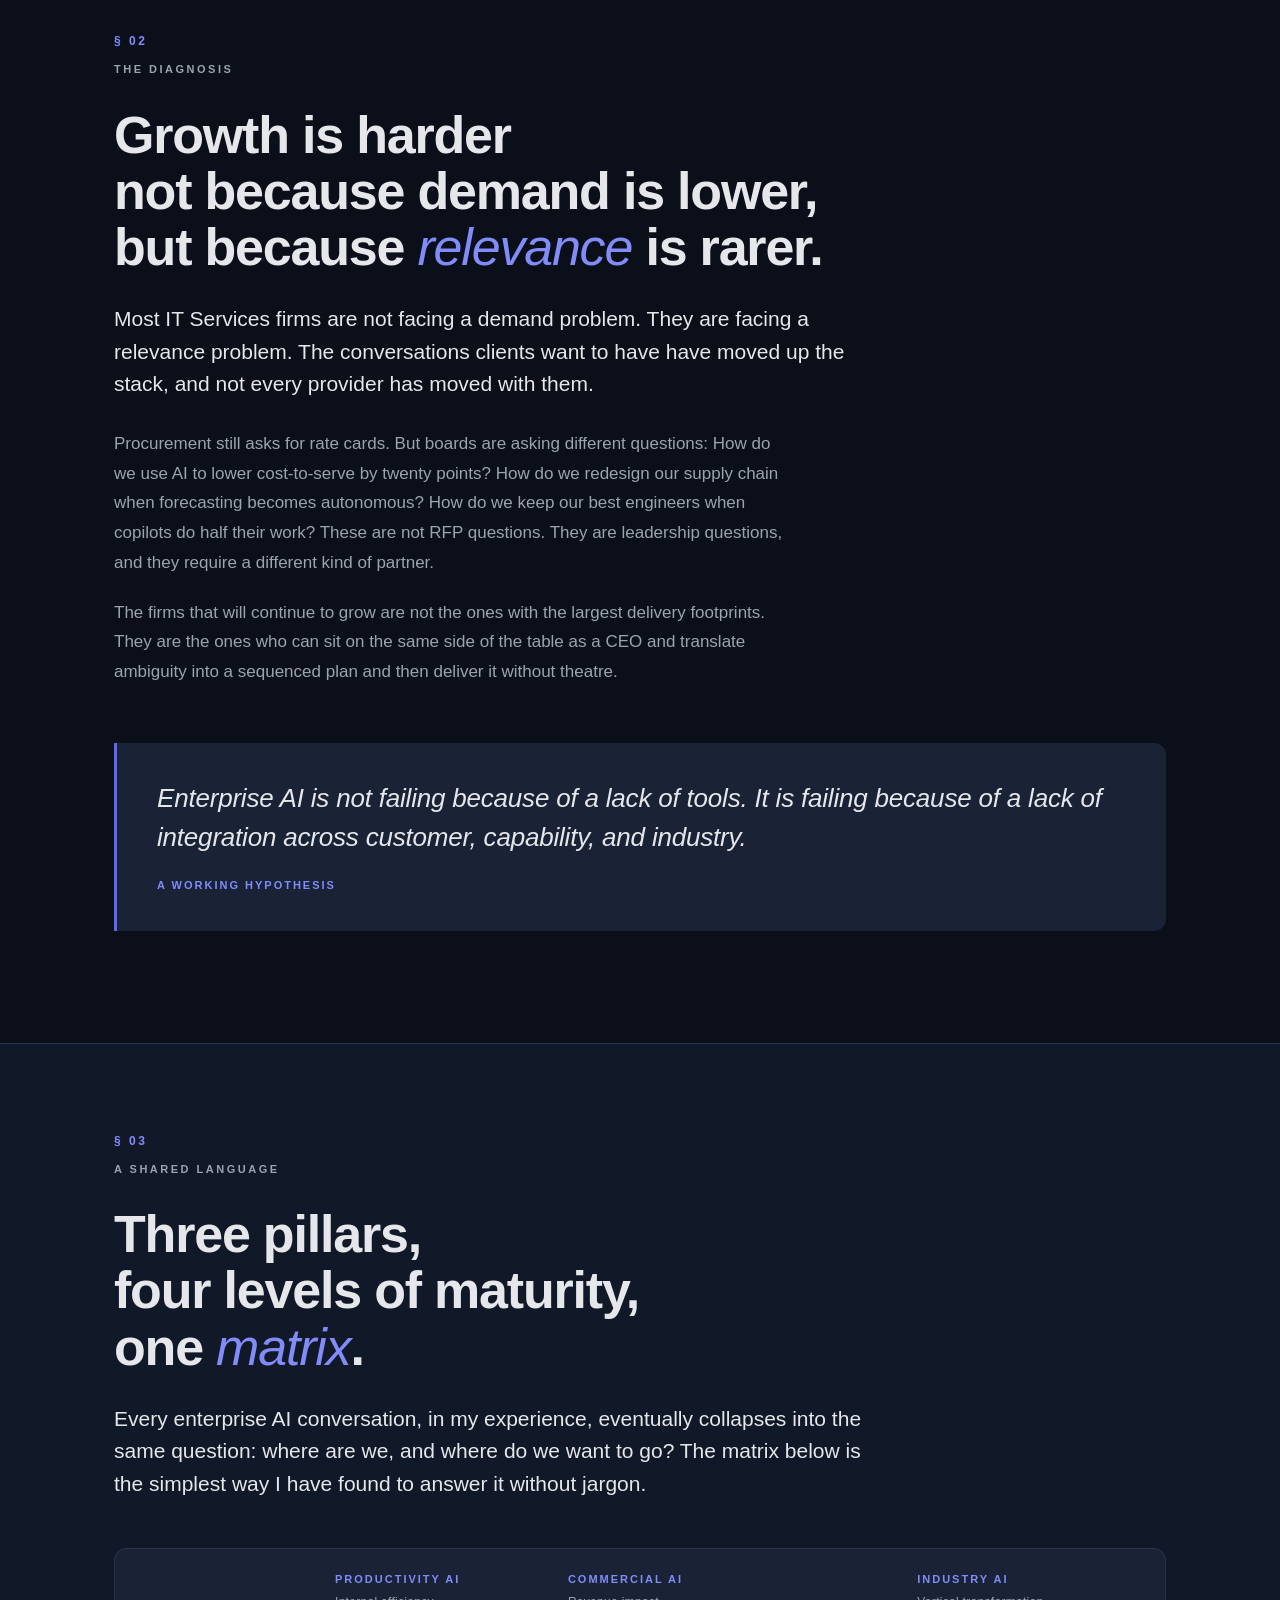
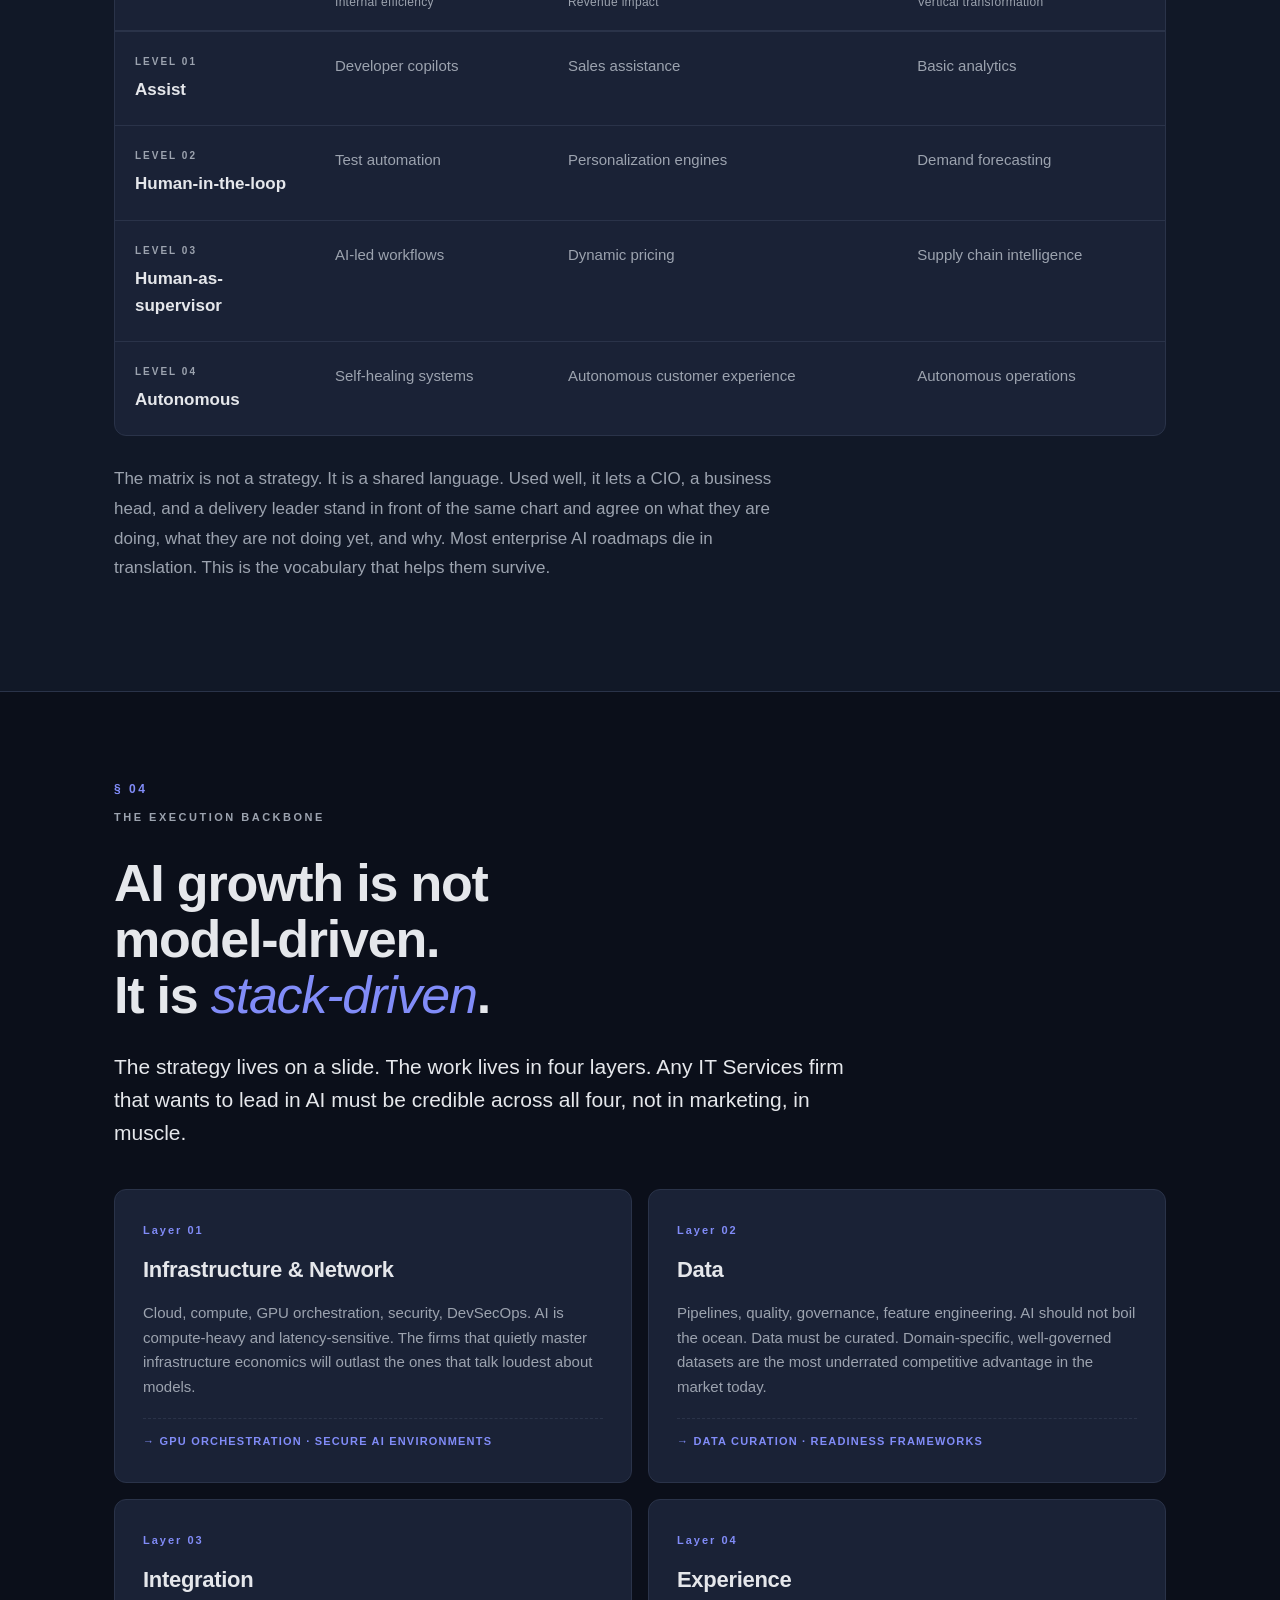
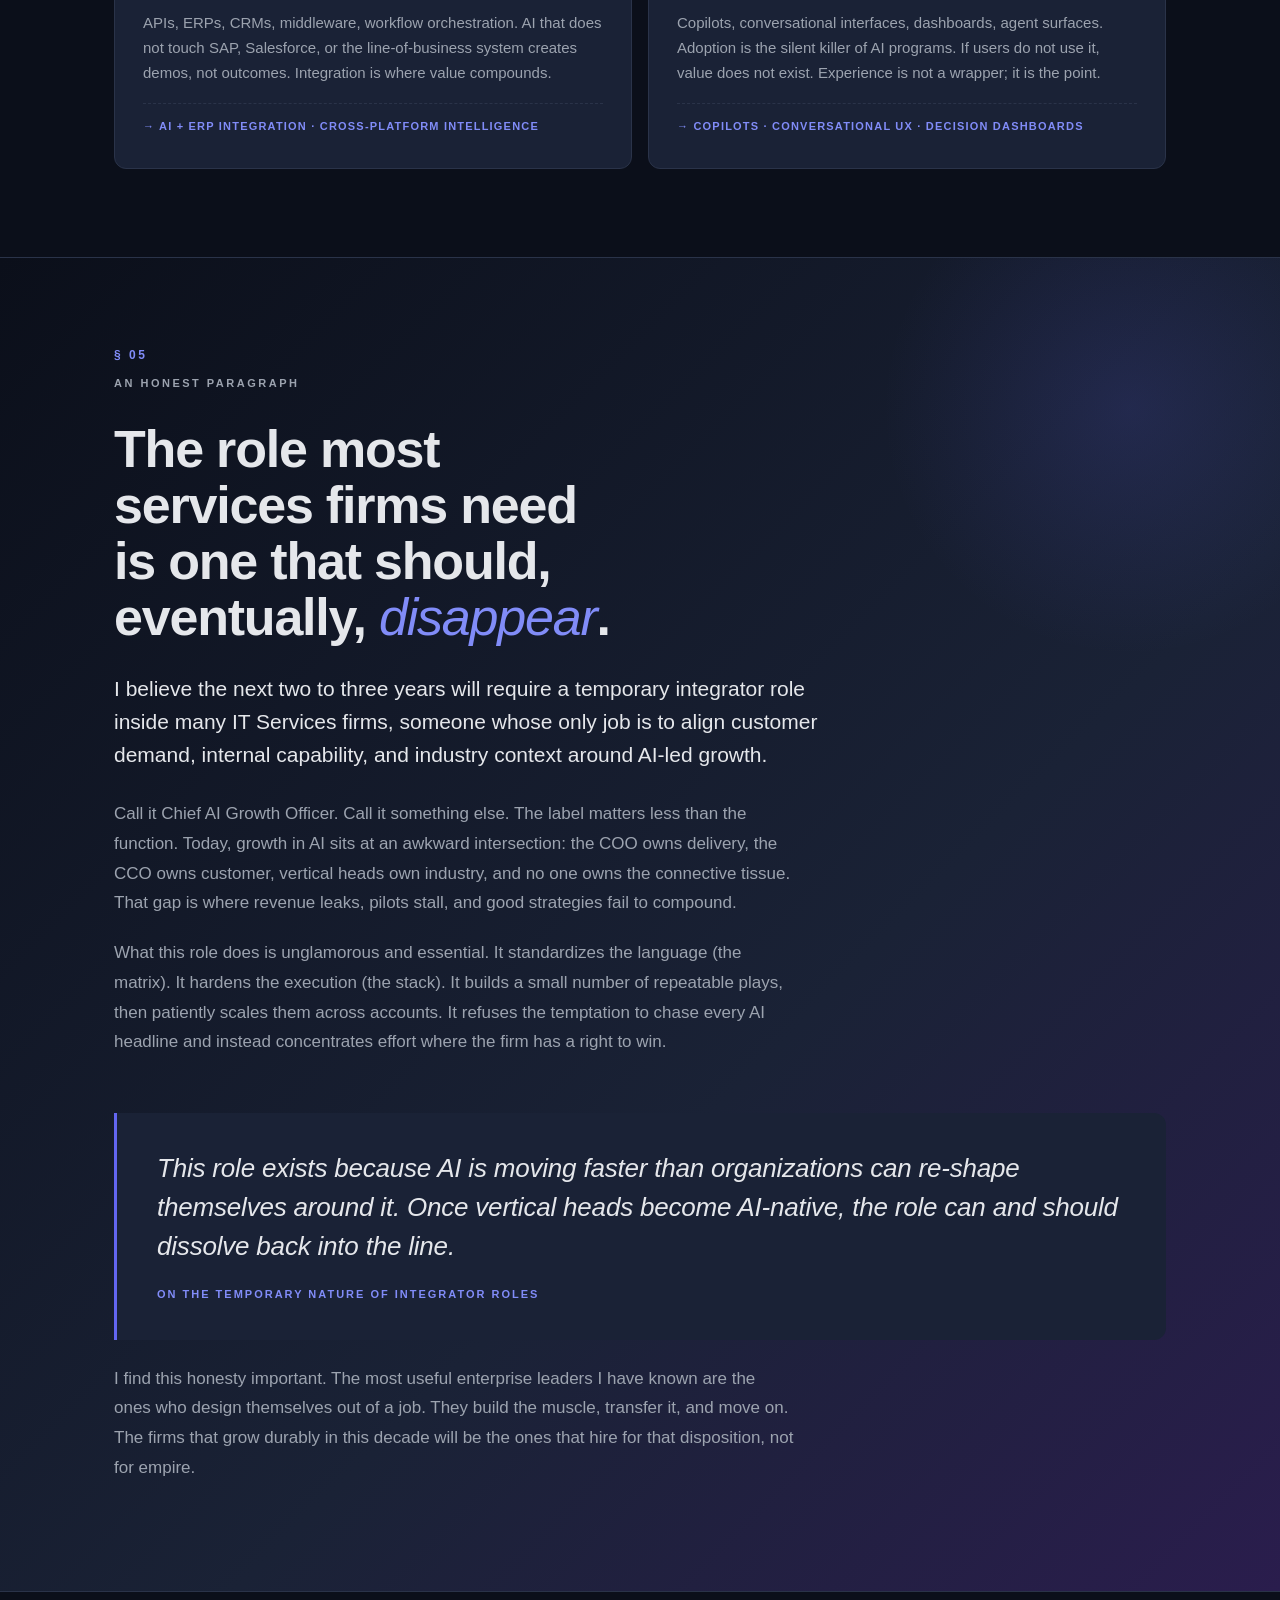
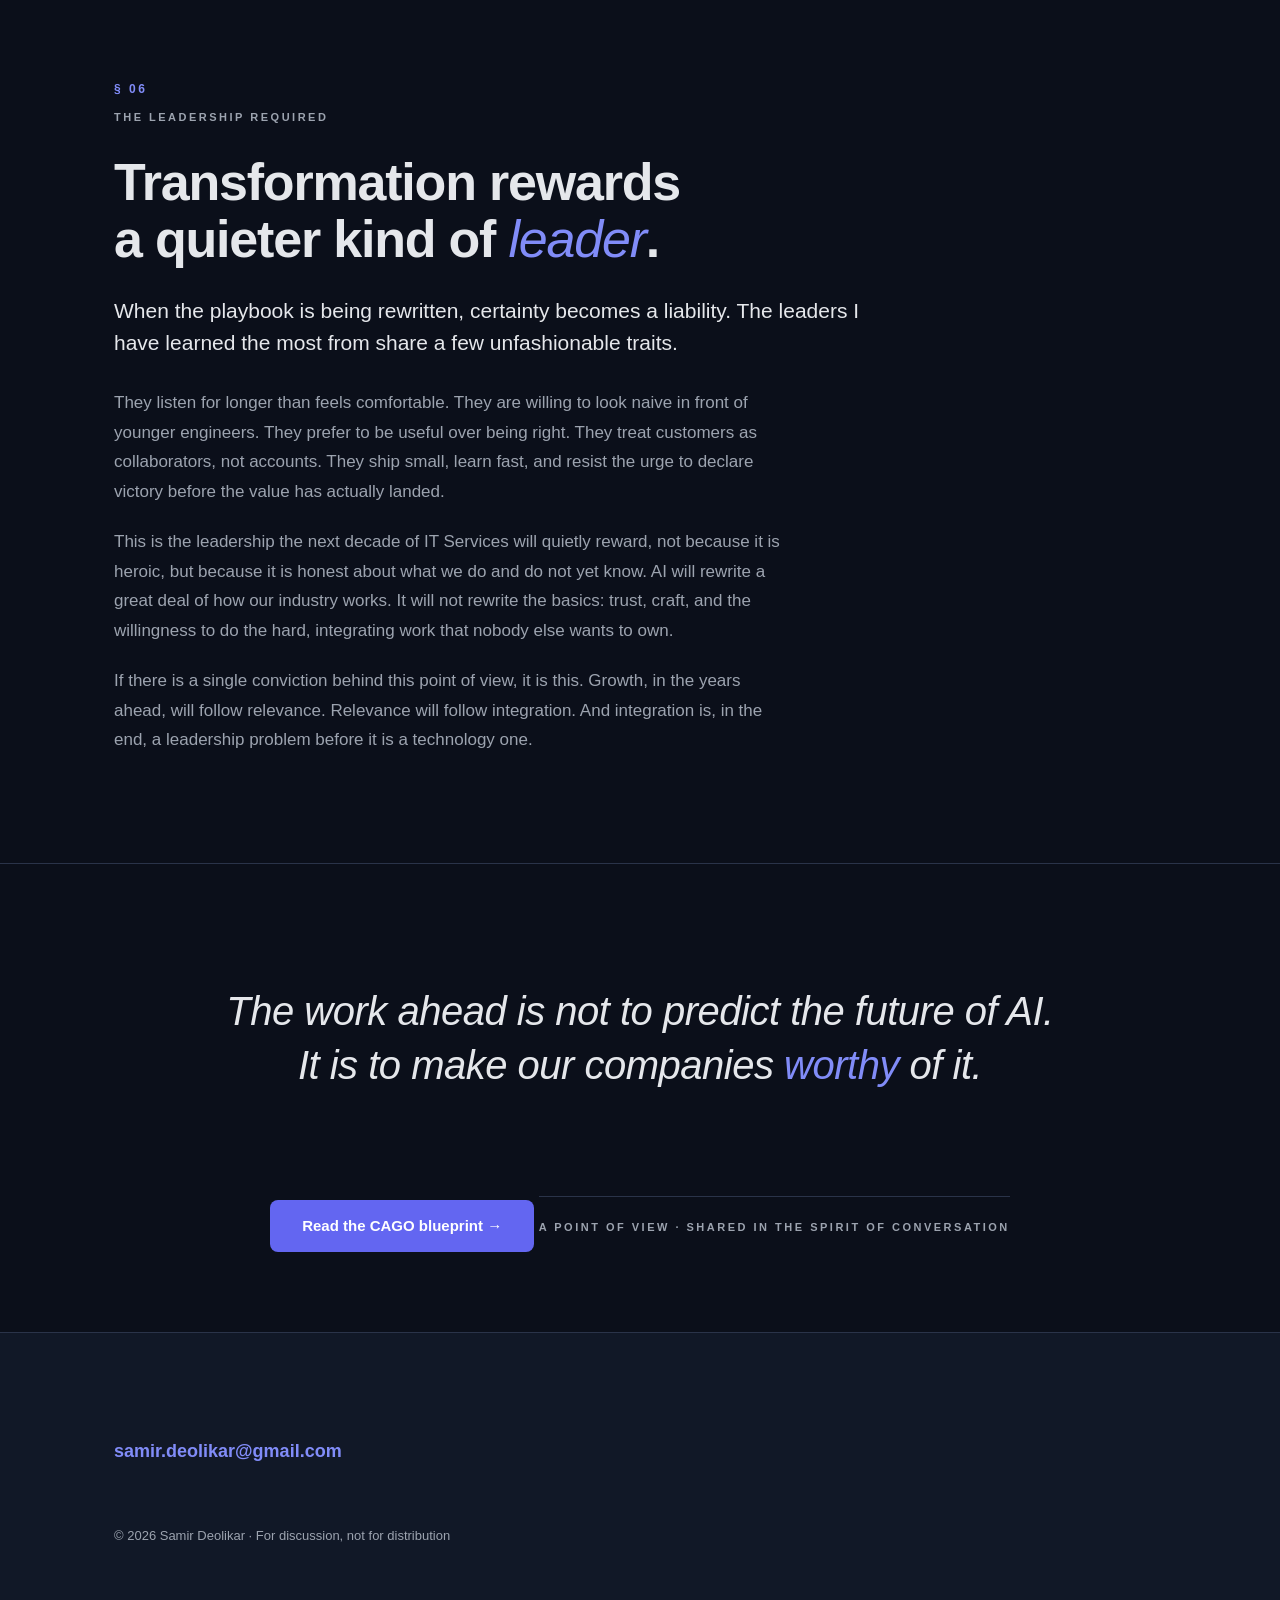
<file: relevance-imperative.html>
<!DOCTYPE html>
<html lang="en">

<head>
  <meta charset="UTF-8">
  <meta name="viewport" content="width=device-width, initial-scale=1.0">
  <title>The Relevance Imperative: A Point of View on IT Services in the AI Era</title>
  <link rel="stylesheet" href="styles.css">
  <style>
    /* Article-specific layout, layered on top of the shared dark theme */
    .article-page {
      background: var(--bg);
    }

    .article-masthead {
      border-bottom: 1px solid var(--border);
      padding: 20px 0;
      display: flex;
      justify-content: space-between;
      align-items: center;
      font-size: 12px;
      letter-spacing: 1.5px;
      text-transform: uppercase;
      color: var(--text-muted);
    }

    .article-masthead .brand-mark {
      color: var(--text);
      font-weight: 700;
      letter-spacing: -0.3px;
      text-transform: none;
      font-size: 16px;
    }

    .article-masthead .vol {
      font-size: 11px;
    }

    /* Hero */
    .article-hero {
      padding: 80px 0 100px;
      border-bottom: 1px solid var(--border);
      background:
        radial-gradient(circle at 80% 0%, var(--accent-glow) 0%, transparent 60%),
        linear-gradient(180deg, var(--bg-alt) 0%, var(--bg) 100%);
      position: relative;
    }

    .article-hero .back-link {
      margin-bottom: 40px;
    }

    .eyebrow {
      display: flex;
      align-items: center;
      gap: 14px;
      font-size: 12px;
      letter-spacing: 2.5px;
      text-transform: uppercase;
      color: var(--accent-light);
      margin-bottom: 28px;
      font-weight: 600;
    }

    .eyebrow::before {
      content: "";
      width: 36px;
      height: 1px;
      background: var(--accent-light);
    }

    .article-hero h1 {
      font-size: clamp(44px, 7vw, 84px);
      font-weight: 800;
      line-height: 1.02;
      letter-spacing: -2px;
      margin-bottom: 32px;
      background: linear-gradient(135deg, #fff 0%, #c7d2fe 100%);
      -webkit-background-clip: text;
      background-clip: text;
      -webkit-text-fill-color: transparent;
    }

    .article-hero h1 em {
      font-style: italic;
      font-weight: 400;
      background: linear-gradient(135deg, var(--accent-light) 0%, var(--accent) 100%);
      -webkit-background-clip: text;
      background-clip: text;
      -webkit-text-fill-color: transparent;
    }

    .article-deck {
      font-size: clamp(18px, 2vw, 22px);
      line-height: 1.55;
      color: var(--text-muted);
      max-width: 760px;
      font-style: italic;
    }

    .hero-meta {
      margin-top: 48px;
      display: flex;
      flex-wrap: wrap;
      gap: 48px;
      font-size: 11px;
      letter-spacing: 2px;
      text-transform: uppercase;
      color: var(--text-muted);
    }

    .hero-meta strong {
      display: block;
      color: var(--text);
      margin-top: 6px;
      font-weight: 600;
      letter-spacing: 0.5px;
    }

    /* Sections */
    .article-section {
      padding: 88px 0;
      border-bottom: 1px solid var(--border);
    }

    .article-section.alt {
      background: var(--bg-alt);
    }

    .article-section.dark {
      background: linear-gradient(135deg, #0b0f1a 0%, #1a2236 60%, #2a1d4d 100%);
      position: relative;
      overflow: hidden;
    }

    .article-section.dark::before {
      content: "";
      position: absolute;
      top: -100px;
      right: -100px;
      width: 500px;
      height: 500px;
      background: radial-gradient(circle, var(--accent-glow) 0%, transparent 70%);
      pointer-events: none;
    }

    .article-section .container {
      max-width: 1100px;
      position: relative;
    }

    .section-num {
      font-size: 12px;
      letter-spacing: 2.5px;
      color: var(--accent-light);
      margin-bottom: 10px;
      font-weight: 700;
    }

    .section-label {
      font-size: 11px;
      letter-spacing: 2.5px;
      text-transform: uppercase;
      color: var(--text-muted);
      margin-bottom: 28px;
      font-weight: 600;
    }

    .article-section h2 {
      font-size: clamp(32px, 4.5vw, 52px);
      font-weight: 800;
      line-height: 1.08;
      letter-spacing: -1.2px;
      margin-bottom: 28px;
      color: var(--text);
    }

    .article-section h2 em {
      font-style: italic;
      font-weight: 500;
      color: var(--accent-light);
    }

    .article-section p {
      color: var(--text-muted);
      font-size: 17px;
      line-height: 1.75;
      margin-bottom: 20px;
      max-width: 72ch;
    }

    .article-section p.lead {
      font-size: 21px;
      line-height: 1.55;
      color: var(--text);
      max-width: 64ch;
      margin-bottom: 28px;
      font-weight: 400;
    }

    .with-dropcap::first-letter {
      font-size: 72px;
      line-height: 0.9;
      float: left;
      padding: 6px 14px 0 0;
      color: var(--accent-light);
      font-weight: 800;
    }

    /* Two column premise layout */
    .two-col {
      display: grid;
      grid-template-columns: 1fr 2fr;
      gap: 64px;
      align-items: start;
    }

    .two-col aside {
      font-size: 13px;
      letter-spacing: 2px;
      text-transform: uppercase;
      color: var(--text-muted);
      line-height: 2;
      border-left: 2px solid var(--accent);
      padding-left: 20px;
      position: sticky;
      top: 32px;
    }

    /* Pull quote */
    .pullquote {
      margin: 56px 0 24px;
      padding: 36px 40px;
      border-left: 3px solid var(--accent);
      background: var(--surface);
      border-radius: 0 12px 12px 0;
      position: relative;
    }

    .pullquote q {
      display: block;
      font-size: clamp(20px, 2.2vw, 26px);
      line-height: 1.5;
      color: var(--text);
      font-style: italic;
      font-weight: 400;
      quotes: none;
      letter-spacing: -0.2px;
    }

    .pullquote q::before,
    .pullquote q::after {
      content: "";
    }

    .pullquote cite {
      display: block;
      margin-top: 20px;
      font-size: 11px;
      letter-spacing: 2px;
      text-transform: uppercase;
      color: var(--accent-light);
      font-style: normal;
      font-weight: 600;
    }

    /* Matrix table */
    .matrix-wrapper {
      margin: 48px 0 28px;
      overflow-x: auto;
      border-radius: 12px;
      border: 1px solid var(--border);
      background: var(--surface);
    }

    .matrix {
      width: 100%;
      border-collapse: collapse;
      font-size: 14px;
      min-width: 720px;
    }

    .matrix th,
    .matrix td {
      padding: 22px 20px;
      text-align: left;
      border-bottom: 1px solid var(--border);
      vertical-align: top;
    }

    .matrix thead th {
      font-size: 11px;
      letter-spacing: 2px;
      text-transform: uppercase;
      color: var(--accent-light);
      font-weight: 700;
      border-bottom: 2px solid var(--border);
      padding-bottom: 18px;
    }

    .matrix thead th .col-sub {
      display: block;
      font-size: 12px;
      color: var(--text-muted);
      font-weight: 400;
      letter-spacing: 0.3px;
      text-transform: none;
      margin-top: 4px;
    }

    .matrix tbody th {
      font-weight: 700;
      font-size: 17px;
      color: var(--text);
      width: 200px;
    }

    .matrix tbody th .level {
      display: block;
      font-size: 10px;
      letter-spacing: 2px;
      color: var(--text-muted);
      font-weight: 600;
      margin-bottom: 6px;
      text-transform: uppercase;
    }

    .matrix tbody td {
      color: var(--text-muted);
      font-size: 15px;
    }

    .matrix tbody tr:last-child th,
    .matrix tbody tr:last-child td {
      border-bottom: none;
    }

    .matrix tbody tr:hover td,
    .matrix tbody tr:hover th {
      background: rgba(99, 102, 241, 0.05);
    }

    /* Stack grid */
    .stack-grid {
      display: grid;
      grid-template-columns: repeat(2, 1fr);
      gap: 16px;
      margin-top: 40px;
    }

    .stack-item {
      background: var(--surface);
      border: 1px solid var(--border);
      border-radius: 12px;
      padding: 32px 28px;
      transition: all 0.3s;
      position: relative;
    }

    .stack-item:hover {
      border-color: var(--accent);
      transform: translateY(-3px);
      box-shadow: 0 14px 30px rgba(0, 0, 0, 0.3);
    }

    .stack-item .layer-num {
      font-size: 11px;
      letter-spacing: 2px;
      color: var(--accent-light);
      font-weight: 700;
      margin-bottom: 12px;
    }

    .stack-item h3 {
      font-size: 22px;
      font-weight: 700;
      margin-bottom: 14px;
      color: var(--text);
      letter-spacing: -0.3px;
    }

    .stack-item p {
      font-size: 15px;
      color: var(--text-muted);
      margin-bottom: 18px;
      line-height: 1.65;
    }

    .stack-item .opportunity {
      font-size: 11px;
      letter-spacing: 1.2px;
      text-transform: uppercase;
      color: var(--accent-light);
      border-top: 1px dashed var(--border);
      padding-top: 14px;
      margin-top: 18px;
      font-weight: 600;
    }

    /* Closing */
    .article-closing {
      padding: 120px 0 80px;
      text-align: center;
      background: var(--bg);
    }

    .signature {
      font-size: clamp(26px, 3.4vw, 40px);
      line-height: 1.35;
      color: var(--text);
      max-width: 880px;
      margin: 0 auto 48px;
      letter-spacing: -0.5px;
      font-style: italic;
      font-weight: 400;
    }

    .signature em {
      color: var(--accent-light);
      font-weight: 500;
    }

    .article-closing .author {
      display: inline-block;
      font-size: 11px;
      letter-spacing: 2.5px;
      text-transform: uppercase;
      color: var(--text-muted);
      margin-top: 56px;
      padding-top: 22px;
      border-top: 1px solid var(--border);
      font-weight: 600;
    }

    .closing-cta {
      margin-top: 40px;
      display: inline-block;
      padding: 14px 32px;
      background: var(--accent);
      color: #fff;
      text-decoration: none;
      border-radius: 8px;
      font-weight: 600;
      font-size: 15px;
      transition: all 0.2s;
    }

    .closing-cta:hover {
      background: var(--accent-light);
      transform: translateY(-2px);
      box-shadow: 0 10px 30px var(--accent-glow);
    }

    @media (max-width: 880px) {
      .two-col {
        grid-template-columns: 1fr;
        gap: 24px;
      }

      .two-col aside {
        position: static;
      }

      .stack-grid {
        grid-template-columns: 1fr;
      }

      .pullquote {
        padding: 28px 24px;
      }

      .article-section {
        padding: 60px 0;
      }

      .article-hero {
        padding: 56px 0 64px;
      }

      .hero-meta {
        gap: 24px;
      }
    }
  </style>
</head>

<body class="article-page">

  <div class="container">
    <header class="article-masthead">
      <span class="brand-mark">Samir Deolikar</span>
      <span class="vol">Vol. 01 · Leadership in the AI Era</span>
    </header>
  </div>

  <!-- HERO -->
  <header class="article-hero">
    <div class="container">
      <a href="cago.html" class="back-link">← Back to Chief AI Growth Officer</a>
      <div class="eyebrow">An essay on relevance, growth, and the work ahead</div>
      <h1>The Relevance<br /><em>Imperative.</em></h1>
      <p class="article-deck">Why IT Services companies must reimagine how they grow, and the kind of leadership the
        next decade will quietly demand.</p>
      <div class="hero-meta">
        <div>Subject<strong>IT Services · AI · Growth</strong></div>
        <div>Audience<strong>Boards · CEOs · Operators</strong></div>
        <div>Format<strong>Point of View</strong></div>
      </div>
    </div>
  </header>

  <!-- SECTION 1: THE PREMISE -->
  <section class="article-section alt">
    <div class="container">
      <div class="section-num">§ 01</div>
      <div class="section-label">The Premise</div>
      <div class="two-col">
        <aside>
          A thesis<br />
          for the next<br />
          chapter of<br />
          services-led<br />
          growth.
        </aside>
        <div>
          <p class="lead">For three decades, IT Services thrived on a quiet promise: that we could build, run, and
            transform technology better than our clients could on their own. That promise is being renegotiated in real
            time.</p>
          <p class="with-dropcap">The shift underway is not a software cycle. It is a redefinition of what value looks
            like inside an enterprise. Code is being written by machines. Tickets are being resolved by agents.
            Decisions that once required teams now require prompts. The old units of our industry, billable hours,
            headcount pyramids, FTE conversions, are losing their explanatory power.</p>
          <p>And yet, the opportunity has never been larger. Enterprises are not short of ambition; they are short of
            integration. They have models without data, data without workflows, workflows without adoption, and adoption
            without measurable outcomes. The gap between AI possibility and enterprise reality is where the next chapter
            of services-led growth will be written.</p>
          <p>This document is my point of view on how to win that chapter, written with respect for those already doing
            this work, and with the humility that comes from knowing none of us have all the answers yet.</p>
        </div>
      </div>
    </div>
  </section>

  <!-- SECTION 2: THE DIAGNOSIS -->
  <section class="article-section">
    <div class="container">
      <div class="section-num">§ 02</div>
      <div class="section-label">The Diagnosis</div>
      <h2>Growth is harder<br />not because demand is lower,<br />but because <em>relevance</em> is rarer.</h2>

      <p class="lead">Most IT Services firms are not facing a demand problem. They are facing a relevance problem. The
        conversations clients want to have have moved up the stack, and not every provider has moved with them.</p>

      <p>Procurement still asks for rate cards. But boards are asking different questions: How do we use AI to lower
        cost-to-serve by twenty points? How do we redesign our supply chain when forecasting becomes autonomous? How do
        we keep our best engineers when copilots do half their work? These are not RFP questions. They are leadership
        questions, and they require a different kind of partner.</p>

      <p>The firms that will continue to grow are not the ones with the largest delivery footprints. They are the ones
        who can sit on the same side of the table as a CEO and translate ambiguity into a sequenced plan and then
        deliver it without theatre.</p>

      <div class="pullquote">
        <q>Enterprise AI is not failing because of a lack of tools. It is failing because of a lack of integration
          across customer, capability, and industry.</q>
        <cite>A working hypothesis</cite>
      </div>
    </div>
  </section>

  <!-- SECTION 3: THE MATRIX -->
  <section class="article-section alt">
    <div class="container">
      <div class="section-num">§ 03</div>
      <div class="section-label">A Shared Language</div>
      <h2>Three pillars,<br />four levels of maturity,<br />one <em>matrix</em>.</h2>
      <p class="lead">Every enterprise AI conversation, in my experience, eventually collapses into the same question:
        where are we, and where do we want to go? The matrix below is the simplest way I have found to answer it without
        jargon.</p>

      <div class="matrix-wrapper">
        <table class="matrix">
          <thead>
            <tr>
              <th></th>
              <th>Productivity AI<span class="col-sub">Internal efficiency</span></th>
              <th>Commercial AI<span class="col-sub">Revenue impact</span></th>
              <th>Industry AI<span class="col-sub">Vertical transformation</span></th>
            </tr>
          </thead>
          <tbody>
            <tr>
              <th><span class="level">Level 01</span>Assist</th>
              <td>Developer copilots</td>
              <td>Sales assistance</td>
              <td>Basic analytics</td>
            </tr>
            <tr>
              <th><span class="level">Level 02</span>Human-in-the-loop</th>
              <td>Test automation</td>
              <td>Personalization engines</td>
              <td>Demand forecasting</td>
            </tr>
            <tr>
              <th><span class="level">Level 03</span>Human-as-supervisor</th>
              <td>AI-led workflows</td>
              <td>Dynamic pricing</td>
              <td>Supply chain intelligence</td>
            </tr>
            <tr>
              <th><span class="level">Level 04</span>Autonomous</th>
              <td>Self-healing systems</td>
              <td>Autonomous customer experience</td>
              <td>Autonomous operations</td>
            </tr>
          </tbody>
        </table>
      </div>

      <p style="margin-top: 28px;">The matrix is not a strategy. It is a shared language. Used well, it lets a CIO, a
        business head, and a delivery leader stand in front of the same chart and agree on what they are doing, what
        they are not doing yet, and why. Most enterprise AI roadmaps die in translation. This is the vocabulary that
        helps them survive.</p>
    </div>
  </section>

  <!-- SECTION 4: THE STACK -->
  <section class="article-section">
    <div class="container">
      <div class="section-num">§ 04</div>
      <div class="section-label">The Execution Backbone</div>
      <h2>AI growth is not<br />model-driven.<br />It is <em>stack-driven</em>.</h2>
      <p class="lead">The strategy lives on a slide. The work lives in four layers. Any IT Services firm that wants to
        lead in AI must be credible across all four, not in marketing, in muscle.</p>

      <div class="stack-grid">
        <div class="stack-item">
          <div class="layer-num">Layer 01</div>
          <h3>Infrastructure &amp; Network</h3>
          <p>Cloud, compute, GPU orchestration, security, DevSecOps. AI is compute-heavy and latency-sensitive. The
            firms that quietly master infrastructure economics will outlast the ones that talk loudest about models.</p>
          <div class="opportunity">→ GPU orchestration · Secure AI environments</div>
        </div>
        <div class="stack-item">
          <div class="layer-num">Layer 02</div>
          <h3>Data</h3>
          <p>Pipelines, quality, governance, feature engineering. AI should not boil the ocean. Data must be curated.
            Domain-specific, well-governed datasets are the most underrated competitive advantage in the market today.
          </p>
          <div class="opportunity">→ Data curation · Readiness frameworks</div>
        </div>
        <div class="stack-item">
          <div class="layer-num">Layer 03</div>
          <h3>Integration</h3>
          <p>APIs, ERPs, CRMs, middleware, workflow orchestration. AI that does not touch SAP, Salesforce, or the
            line-of-business system creates demos, not outcomes. Integration is where value compounds.</p>
          <div class="opportunity">→ AI + ERP integration · Cross-platform intelligence</div>
        </div>
        <div class="stack-item">
          <div class="layer-num">Layer 04</div>
          <h3>Experience</h3>
          <p>Copilots, conversational interfaces, dashboards, agent surfaces. Adoption is the silent killer of AI
            programs. If users do not use it, value does not exist. Experience is not a wrapper; it is the point.</p>
          <div class="opportunity">→ Copilots · Conversational UX · Decision dashboards</div>
        </div>
      </div>
    </div>
  </section>

  <!-- SECTION 5: HONEST PARAGRAPH -->
  <section class="article-section dark">
    <div class="container">
      <div class="section-num">§ 05</div>
      <div class="section-label">An Honest Paragraph</div>
      <h2>The role most<br />services firms need<br />is one that should,<br />eventually, <em>disappear</em>.</h2>

      <p class="lead">I believe the next two to three years will require a temporary integrator role inside many IT
        Services firms, someone whose only job is to align customer demand, internal capability, and industry context
        around AI-led growth.</p>

      <p>Call it Chief AI Growth Officer. Call it something else. The label matters less than the function. Today,
        growth in AI sits at an awkward intersection: the COO owns delivery, the CCO owns customer, vertical heads own
        industry, and no one owns the connective tissue. That gap is where revenue leaks, pilots stall, and good
        strategies fail to compound.</p>

      <p>What this role does is unglamorous and essential. It standardizes the language (the matrix). It hardens the
        execution (the stack). It builds a small number of repeatable plays, then patiently scales them across accounts.
        It refuses the temptation to chase every AI headline and instead concentrates effort where the firm has a right
        to win.</p>

      <div class="pullquote">
        <q>This role exists because AI is moving faster than organizations can re-shape themselves around it. Once
          vertical heads become AI-native, the role can and should dissolve back into the line.</q>
        <cite>On the temporary nature of integrator roles</cite>
      </div>

      <p>I find this honesty important. The most useful enterprise leaders I have known are the ones who design
        themselves out of a job. They build the muscle, transfer it, and move on. The firms that grow durably in this
        decade will be the ones that hire for that disposition, not for empire.</p>
    </div>
  </section>

  <!-- SECTION 6: LEADERSHIP -->
  <section class="article-section">
    <div class="container">
      <div class="section-num">§ 06</div>
      <div class="section-label">The Leadership Required</div>
      <h2>Transformation rewards<br />a quieter kind of <em>leader</em>.</h2>
      <p class="lead">When the playbook is being rewritten, certainty becomes a liability. The leaders I have learned
        the most from share a few unfashionable traits.</p>

      <p>They listen for longer than feels comfortable. They are willing to look naive in front of younger engineers.
        They prefer to be useful over being right. They treat customers as collaborators, not accounts. They ship small,
        learn fast, and resist the urge to declare victory before the value has actually landed.</p>

      <p>This is the leadership the next decade of IT Services will quietly reward, not because it is heroic, but
        because it is honest about what we do and do not yet know. AI will rewrite a great deal of how our industry
        works. It will not rewrite the basics: trust, craft, and the willingness to do the hard, integrating work that
        nobody else wants to own.</p>

      <p>If there is a single conviction behind this point of view, it is this. Growth, in the years ahead, will follow
        relevance. Relevance will follow integration. And integration is, in the end, a leadership problem before it is
        a technology one.</p>
    </div>
  </section>

  <!-- CLOSING -->
  <section class="article-closing">
    <div class="container">
      <p class="signature">
        The work ahead is not to predict the future of AI.<br />
        It is to make our companies <em>worthy</em> of it.
      </p>
      <a href="cago.html" class="closing-cta">Read the CAGO blueprint →</a>
      <div class="author">A Point of View · Shared in the spirit of conversation</div>
    </div>
  </section>

  <footer>
    <div class="container">
      <p class="contact-email">samir.deolikar@gmail.com</p>
      <p class="copyright">© 2026 Samir Deolikar · For discussion, not for distribution</p>
    </div>
  </footer>

</body>

</html>
</file>
<file: styles.css>
* {
  margin: 0;
  padding: 0;
  box-sizing: border-box;
}

:root {
  --bg: #0b0f1a;
  --bg-alt: #111827;
  --surface: #1a2236;
  --text: #e5e7eb;
  --text-muted: #9ca3af;
  --accent: #6366f1;
  --accent-light: #818cf8;
  --accent-glow: rgba(99, 102, 241, 0.15);
  --border: #2a3349;
}

body {
  font-family: -apple-system, BlinkMacSystemFont, "Segoe UI", Roboto, Oxygen, Ubuntu, sans-serif;
  background: var(--bg);
  color: var(--text);
  line-height: 1.6;
  -webkit-font-smoothing: antialiased;
}

.container {
  max-width: 1100px;
  margin: 0 auto;
  padding: 0 24px;
}

/* Hero */
.hero {
  min-height: 100vh;
  background: linear-gradient(135deg, #0b0f1a 0%, #1a2236 50%, #2a1d4d 100%);
  position: relative;
  overflow: hidden;
  display: flex;
  flex-direction: column;
}

.hero::before {
  content: "";
  position: absolute;
  top: -50%;
  right: -20%;
  width: 800px;
  height: 800px;
  background: radial-gradient(circle, var(--accent-glow) 0%, transparent 70%);
  pointer-events: none;
}

.nav {
  display: flex;
  justify-content: space-between;
  align-items: center;
  padding: 24px 48px;
  position: relative;
  z-index: 10;
}

.brand {
  font-size: 20px;
  font-weight: 700;
  letter-spacing: -0.5px;
}

.nav-links {
  display: flex;
  list-style: none;
  gap: 32px;
}

.nav-links a {
  color: var(--text-muted);
  text-decoration: none;
  font-size: 14px;
  font-weight: 500;
  transition: color 0.2s;
}

.nav-links a:hover {
  color: var(--text);
}

.hero-content {
  flex: 1;
  display: flex;
  flex-direction: column;
  justify-content: center;
  max-width: 900px;
  margin: 0 auto;
  padding: 80px 48px;
  position: relative;
  z-index: 5;
}

.hero h1 {
  font-size: clamp(36px, 6vw, 64px);
  font-weight: 800;
  line-height: 1.1;
  letter-spacing: -1.5px;
  margin-bottom: 24px;
  background: linear-gradient(135deg, #fff 0%, #c7d2fe 100%);
  -webkit-background-clip: text;
  background-clip: text;
  -webkit-text-fill-color: transparent;
}

.hero-tagline {
  font-size: clamp(16px, 2vw, 20px);
  color: var(--text-muted);
  max-width: 700px;
  margin-bottom: 40px;
}

.cta {
  display: inline-block;
  padding: 14px 32px;
  background: var(--accent);
  color: #fff;
  text-decoration: none;
  border-radius: 8px;
  font-weight: 600;
  font-size: 15px;
  transition: all 0.2s;
  width: fit-content;
}

.cta:hover {
  background: var(--accent-light);
  transform: translateY(-2px);
  box-shadow: 0 10px 30px var(--accent-glow);
}

/* Sections */
section {
  padding: 100px 0;
}

section h2 {
  font-size: clamp(28px, 4vw, 40px);
  font-weight: 700;
  margin-bottom: 24px;
  letter-spacing: -0.5px;
}

.lead {
  font-size: 20px;
  color: var(--text);
  margin-bottom: 20px;
}

.about p {
  color: var(--text-muted);
  margin-bottom: 16px;
  max-width: 800px;
  font-size: 16px;
}

.section-intro {
  color: var(--text-muted);
  font-size: 17px;
  max-width: 700px;
  margin-bottom: 56px;
}

/* Roles grid */
.roles {
  background: var(--bg-alt);
}

.role-grid {
  display: grid;
  grid-template-columns: repeat(auto-fit, minmax(280px, 1fr));
  gap: 24px;
}

.role-card {
  background: var(--surface);
  border: 1px solid var(--border);
  border-radius: 12px;
  padding: 32px;
  text-decoration: none;
  color: var(--text);
  transition: all 0.3s;
  display: flex;
  flex-direction: column;
}

.role-card:hover {
  transform: translateY(-4px);
  border-color: var(--accent);
  box-shadow: 0 20px 40px rgba(0, 0, 0, 0.3);
}

.role-tag {
  display: inline-block;
  font-size: 12px;
  font-weight: 600;
  text-transform: uppercase;
  letter-spacing: 1px;
  color: var(--accent-light);
  margin-bottom: 16px;
}

.role-card h3 {
  font-size: 22px;
  font-weight: 700;
  margin-bottom: 12px;
  letter-spacing: -0.3px;
}

.role-summary {
  color: var(--text-muted);
  font-size: 15px;
  margin-bottom: 20px;
  flex: 1;
}

.role-link {
  color: var(--accent-light);
  font-weight: 600;
  font-size: 14px;
}

/* Philosophy */
.philosophy {
  background: var(--bg);
}

.philosophy-grid {
  display: grid;
  grid-template-columns: repeat(auto-fit, minmax(260px, 1fr));
  gap: 32px;
  margin-top: 32px;
}

.philosophy-item {
  padding: 24px;
  border-left: 3px solid var(--accent);
}

.philosophy-item h4 {
  font-size: 18px;
  font-weight: 700;
  margin-bottom: 12px;
}

.philosophy-item p {
  color: var(--text-muted);
  font-size: 15px;
}

/* Footer */
footer {
  background: var(--bg-alt);
  padding: 80px 0 40px;
  border-top: 1px solid var(--border);
}

footer p {
  color: var(--text-muted);
  margin-bottom: 16px;
}

.contact-email {
  font-size: 18px;
  color: var(--accent-light) !important;
  font-weight: 600;
  margin-top: 24px !important;
}

.copyright {
  margin-top: 60px;
  font-size: 13px;
}

/* Role detail pages */
.role-page {
  background: var(--bg);
  min-height: 100vh;
}

.role-header {
  background: linear-gradient(135deg, #0b0f1a 0%, #1a2236 60%, #2a1d4d 100%);
  padding: 60px 0 80px;
  position: relative;
  overflow: hidden;
}

.role-header::before {
  content: "";
  position: absolute;
  top: -100px;
  right: -100px;
  width: 500px;
  height: 500px;
  background: radial-gradient(circle, var(--accent-glow) 0%, transparent 70%);
  pointer-events: none;
}

.back-link {
  display: inline-block;
  color: var(--text-muted);
  text-decoration: none;
  font-size: 14px;
  margin-bottom: 32px;
  transition: color 0.2s;
}

.back-link:hover {
  color: var(--accent-light);
}

.role-header h1 {
  font-size: clamp(32px, 5vw, 52px);
  font-weight: 800;
  letter-spacing: -1px;
  margin-bottom: 16px;
  line-height: 1.1;
}

.role-header .subtitle {
  font-size: clamp(16px, 2vw, 20px);
  color: var(--text-muted);
  max-width: 700px;
}

.essay-link {
  display: block;
  max-width: 700px;
  margin-top: 36px;
  padding: 22px 26px;
  background: rgba(99, 102, 241, 0.08);
  border: 1px solid var(--border);
  border-left: 3px solid var(--accent);
  border-radius: 10px;
  text-decoration: none;
  color: var(--text);
  transition: all 0.2s;
  position: relative;
  z-index: 5;
}

.essay-link:hover {
  background: rgba(99, 102, 241, 0.14);
  border-color: var(--accent);
  border-left-color: var(--accent-light);
  transform: translateY(-2px);
}

.essay-link .essay-link-eyebrow {
  display: block;
  font-size: 11px;
  font-weight: 700;
  text-transform: uppercase;
  letter-spacing: 1.5px;
  color: var(--accent-light);
  margin-bottom: 8px;
}

.essay-link .essay-link-title {
  display: block;
  font-size: 17px;
  font-weight: 600;
  line-height: 1.4;
  color: var(--text);
  margin-bottom: 10px;
  letter-spacing: -0.2px;
}

.essay-link .essay-link-cta {
  display: inline-block;
  font-size: 13px;
  font-weight: 600;
  color: var(--accent-light);
}

.role-content {
  padding: 80px 0;
  max-width: 880px;
  margin: 0 auto;
}

.role-content h2 {
  font-size: 28px;
  margin: 48px 0 16px;
  letter-spacing: -0.3px;
}

.role-content h2:first-child {
  margin-top: 0;
}

.role-content h3 {
  font-size: 20px;
  margin: 32px 0 12px;
  color: var(--accent-light);
}

.role-content p {
  color: var(--text-muted);
  margin-bottom: 16px;
  font-size: 16px;
}

.role-content ul {
  margin: 16px 0 24px 24px;
  color: var(--text-muted);
}

.role-content li {
  margin-bottom: 8px;
}

.role-content blockquote {
  border-left: 3px solid var(--accent);
  padding: 16px 24px;
  margin: 24px 0;
  background: var(--surface);
  border-radius: 0 8px 8px 0;
  font-style: italic;
  color: var(--text);
}

.kpi-block {
  background: var(--surface);
  border: 1px solid var(--border);
  border-radius: 12px;
  padding: 28px;
  margin: 24px 0;
}

.kpi-block h3 {
  margin-top: 0;
  color: var(--accent-light);
}

.timeline {
  display: grid;
  grid-template-columns: repeat(auto-fit, minmax(240px, 1fr));
  gap: 20px;
  margin: 32px 0;
}

.timeline-item {
  background: var(--surface);
  border: 1px solid var(--border);
  border-radius: 12px;
  padding: 24px;
}

.timeline-item .phase {
  font-size: 12px;
  font-weight: 700;
  text-transform: uppercase;
  letter-spacing: 1px;
  color: var(--accent-light);
  margin-bottom: 8px;
}

.timeline-item h4 {
  font-size: 18px;
  margin-bottom: 12px;
}

.timeline-item ul {
  margin: 0 0 0 18px;
  font-size: 14px;
}

/* Dashboard */
.dashboard-grid {
  display: grid;
  grid-template-columns: repeat(auto-fit, minmax(220px, 1fr));
  gap: 16px;
  margin: 24px 0 32px;
}

.dashboard-card {
  background: linear-gradient(135deg, var(--surface) 0%, #202a44 100%);
  border: 1px solid var(--border);
  border-radius: 12px;
  padding: 20px 22px;
  position: relative;
  overflow: hidden;
}

.dashboard-card::before {
  content: "";
  position: absolute;
  top: 0;
  left: 0;
  width: 4px;
  height: 100%;
  background: var(--accent);
}

.dashboard-card .metric-label {
  font-size: 11px;
  font-weight: 700;
  text-transform: uppercase;
  letter-spacing: 1px;
  color: var(--text-muted);
  margin-bottom: 10px;
}

.dashboard-card .metric-value {
  font-size: 28px;
  font-weight: 800;
  color: var(--text);
  letter-spacing: -0.5px;
  margin-bottom: 6px;
  background: linear-gradient(135deg, #fff 0%, #c7d2fe 100%);
  -webkit-background-clip: text;
  background-clip: text;
  -webkit-text-fill-color: transparent;
}

.dashboard-card .metric-trend {
  font-size: 13px;
  color: #4ade80;
  font-weight: 600;
}

.dashboard-card .metric-trend.neutral {
  color: var(--accent-light);
}

.dashboard-card .metric-sub {
  font-size: 12px;
  color: var(--text-muted);
  margin-top: 4px;
}

/* Cadence */
.cadence-grid {
  display: grid;
  grid-template-columns: repeat(auto-fit, minmax(240px, 1fr));
  gap: 20px;
  margin: 24px 0 32px;
}

.cadence-card {
  background: var(--surface);
  border: 1px solid var(--border);
  border-radius: 12px;
  padding: 24px;
}

.cadence-card .cadence-rhythm {
  display: inline-block;
  font-size: 11px;
  font-weight: 700;
  text-transform: uppercase;
  letter-spacing: 1.2px;
  color: var(--accent-light);
  background: rgba(99, 102, 241, 0.12);
  padding: 4px 10px;
  border-radius: 4px;
  margin-bottom: 14px;
}

.cadence-card h4 {
  font-size: 17px;
  font-weight: 700;
  margin-bottom: 12px;
}

.cadence-card ul {
  margin: 0 0 0 18px;
  font-size: 14px;
}

.cadence-card li {
  margin-bottom: 6px;
}

/* Revenue activity flow */
.activity-flow {
  display: grid;
  grid-template-columns: repeat(auto-fit, minmax(180px, 1fr));
  gap: 12px;
  margin: 24px 0 32px;
}

.activity-step {
  background: var(--surface);
  border: 1px solid var(--border);
  border-radius: 10px;
  padding: 18px 20px;
  position: relative;
}

.activity-step .step-num {
  font-size: 11px;
  font-weight: 700;
  color: var(--accent-light);
  letter-spacing: 1px;
  margin-bottom: 8px;
}

.activity-step h5 {
  font-size: 15px;
  font-weight: 700;
  margin-bottom: 6px;
}

.activity-step p {
  font-size: 13px !important;
  margin-bottom: 0 !important;
}

@media (max-width: 768px) {
  .nav {
    padding: 20px 24px;
  }
  .nav-links {
    gap: 20px;
  }
  .hero-content {
    padding: 40px 24px;
  }
  section {
    padding: 60px 0;
  }
}
</file>
